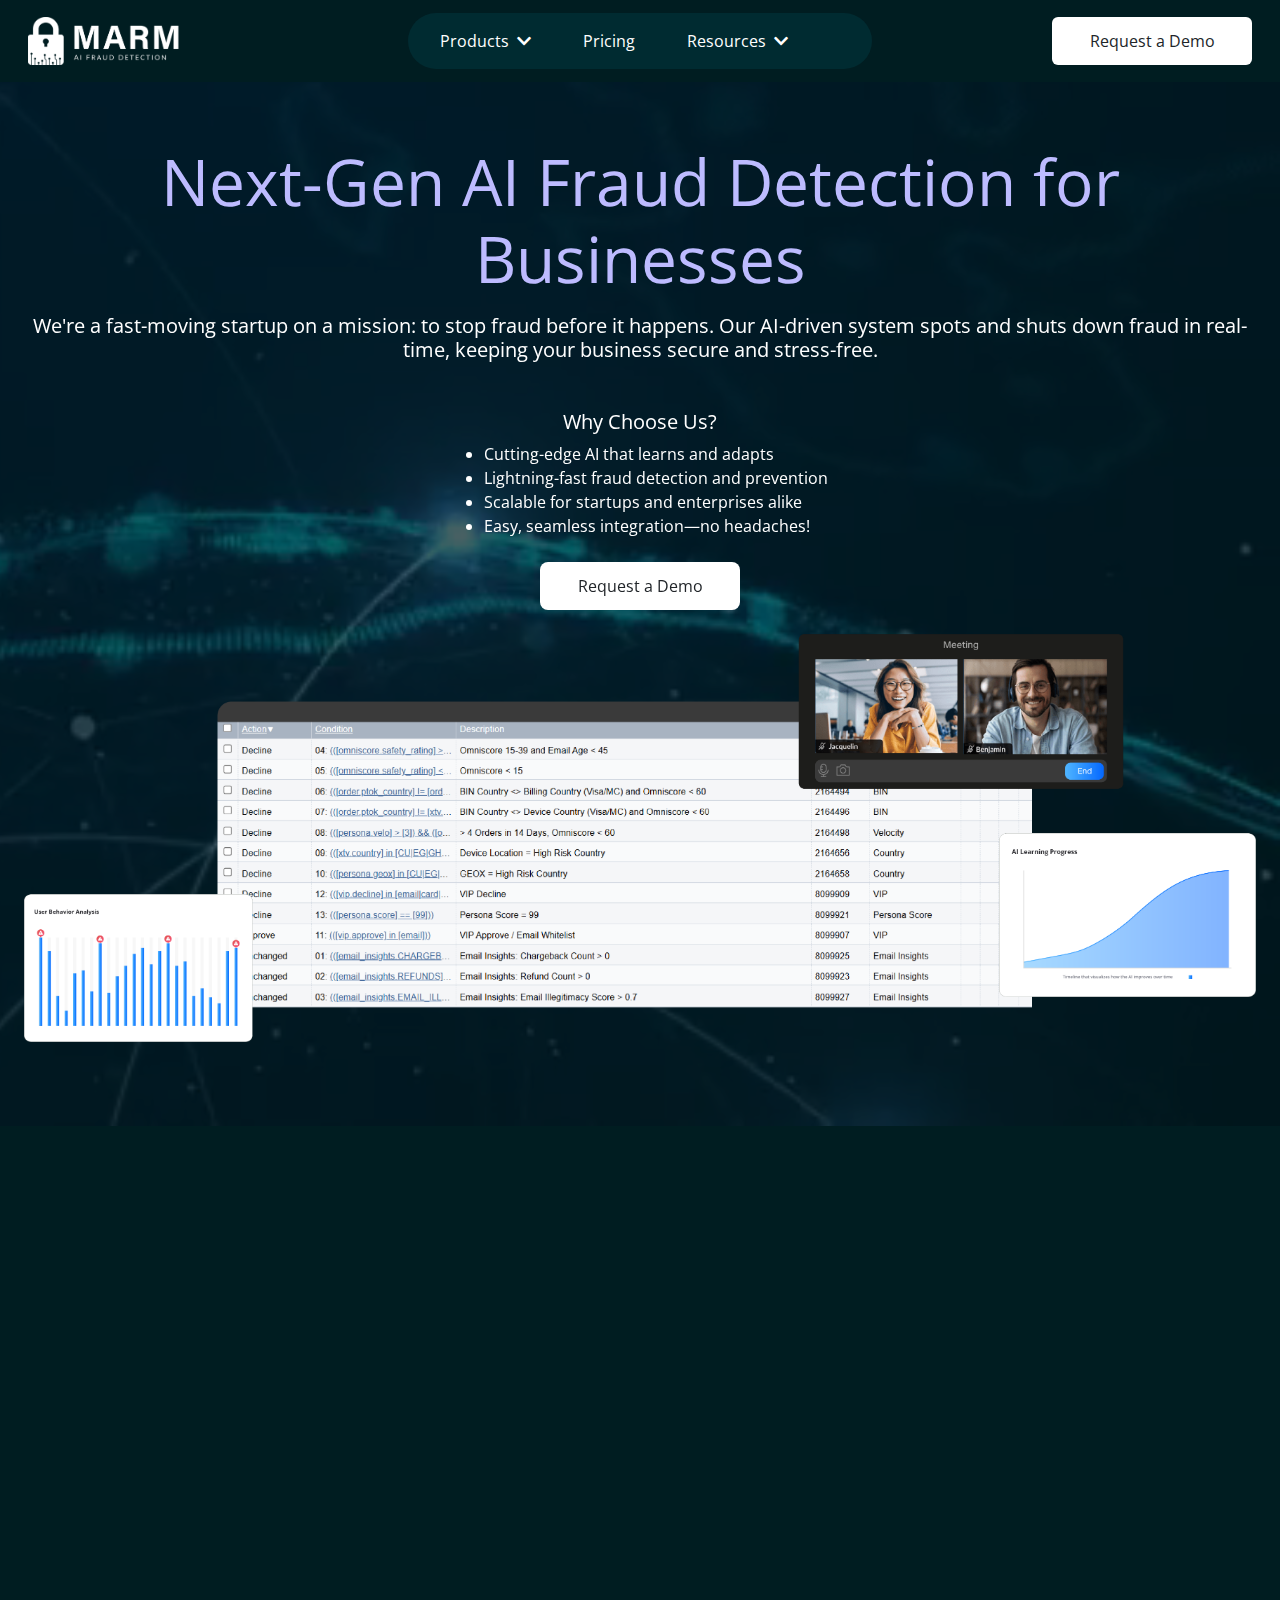
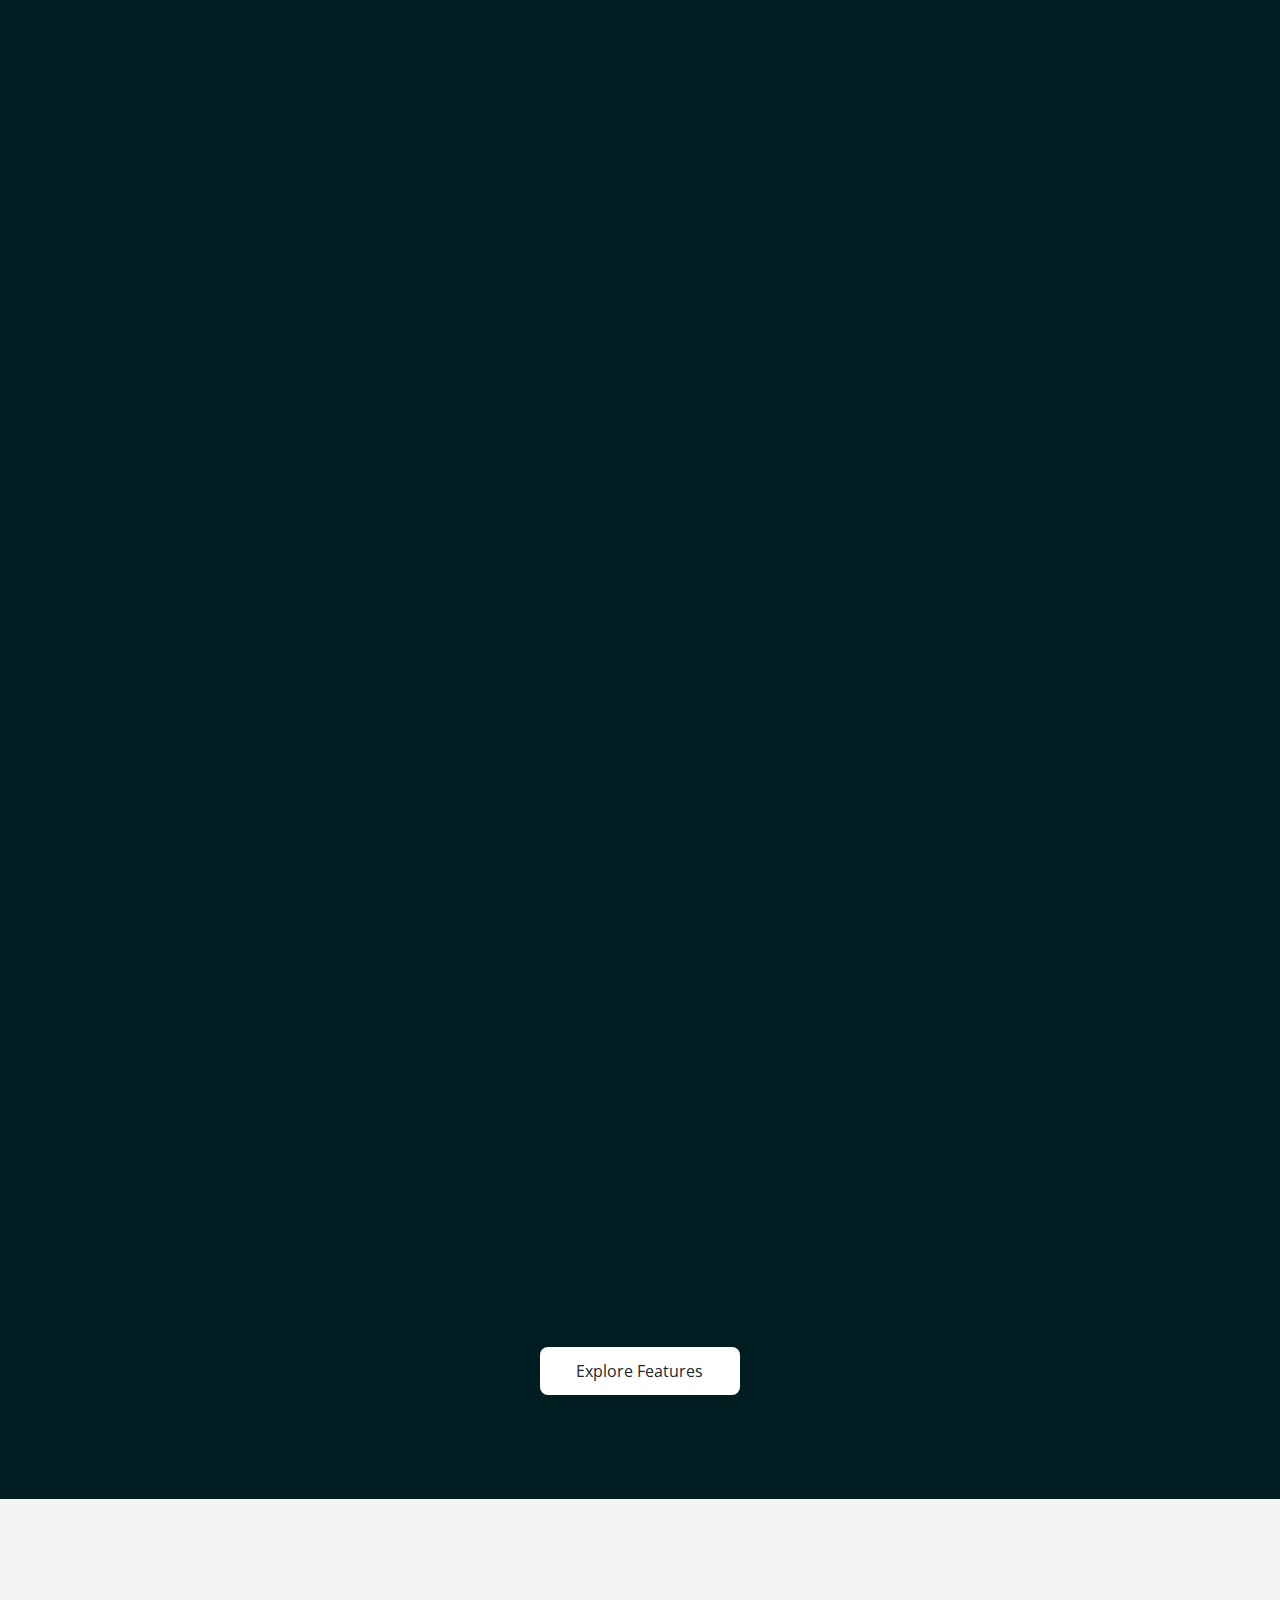
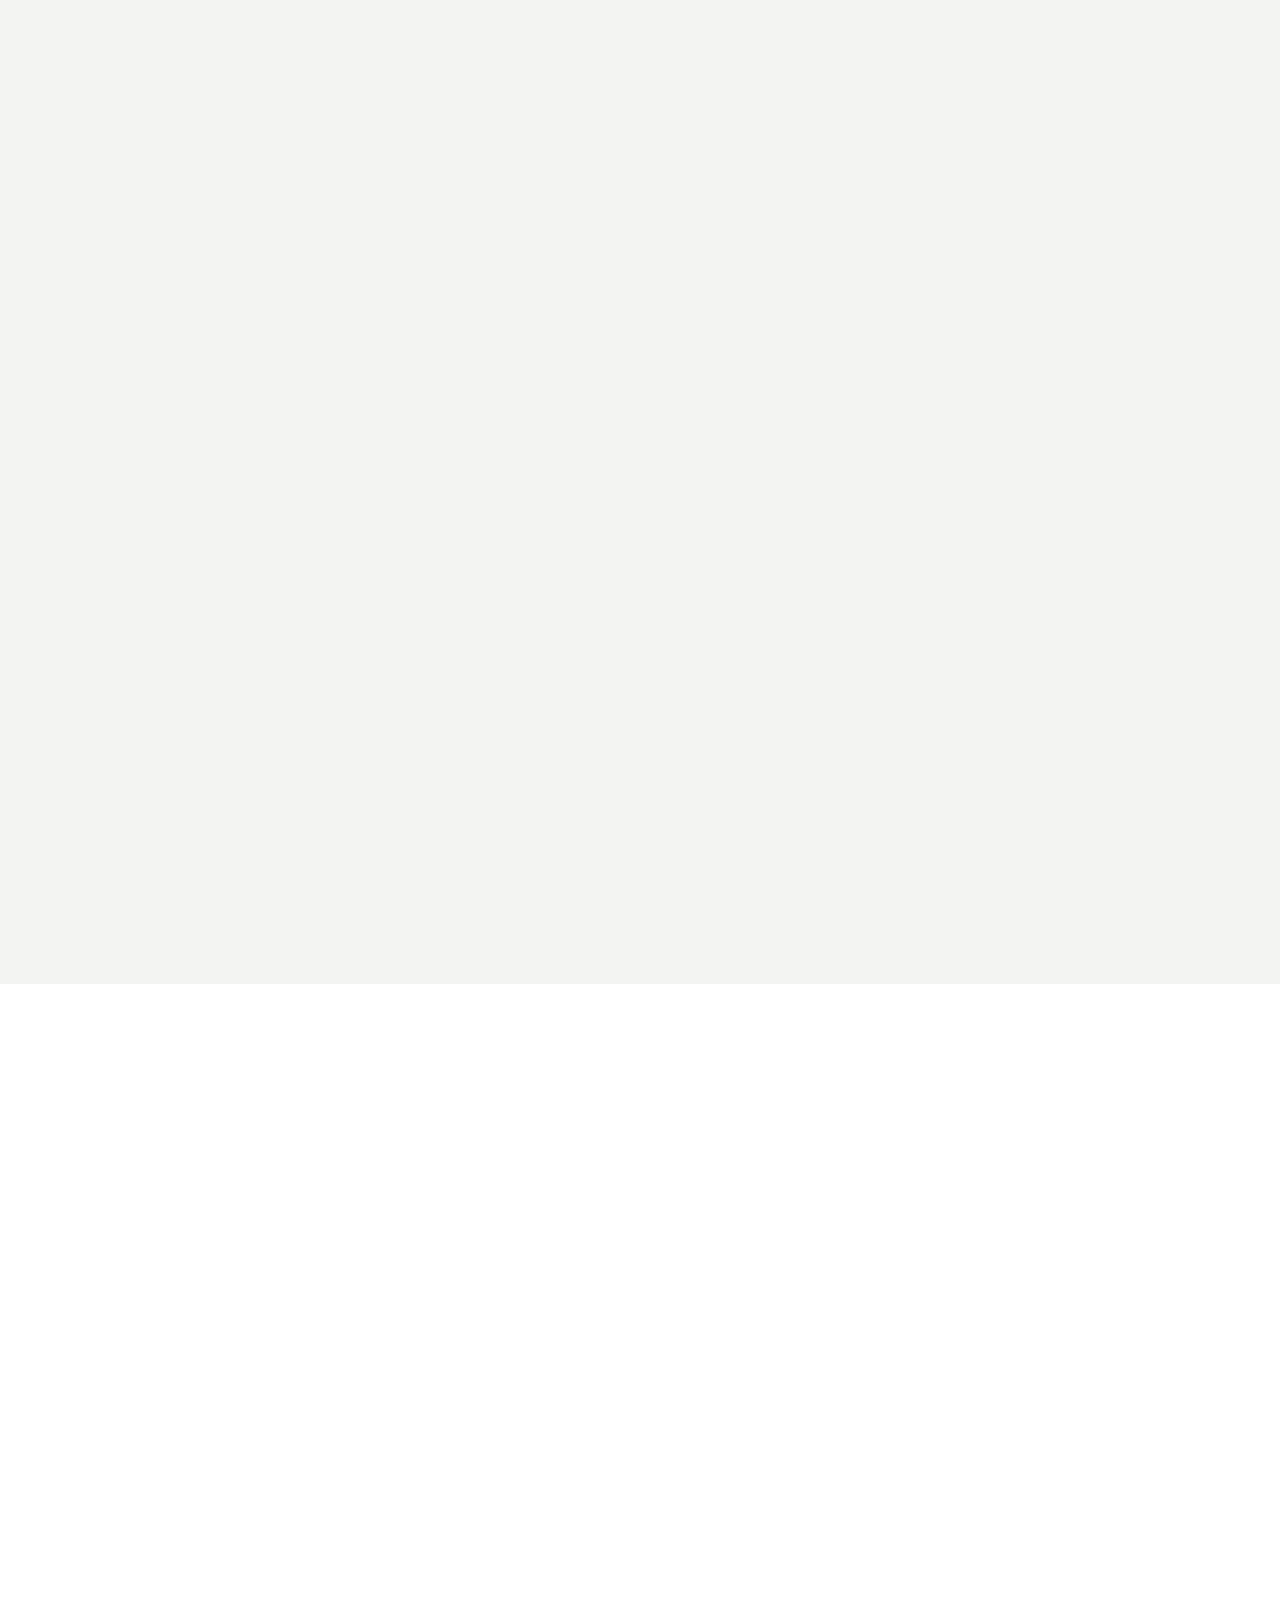
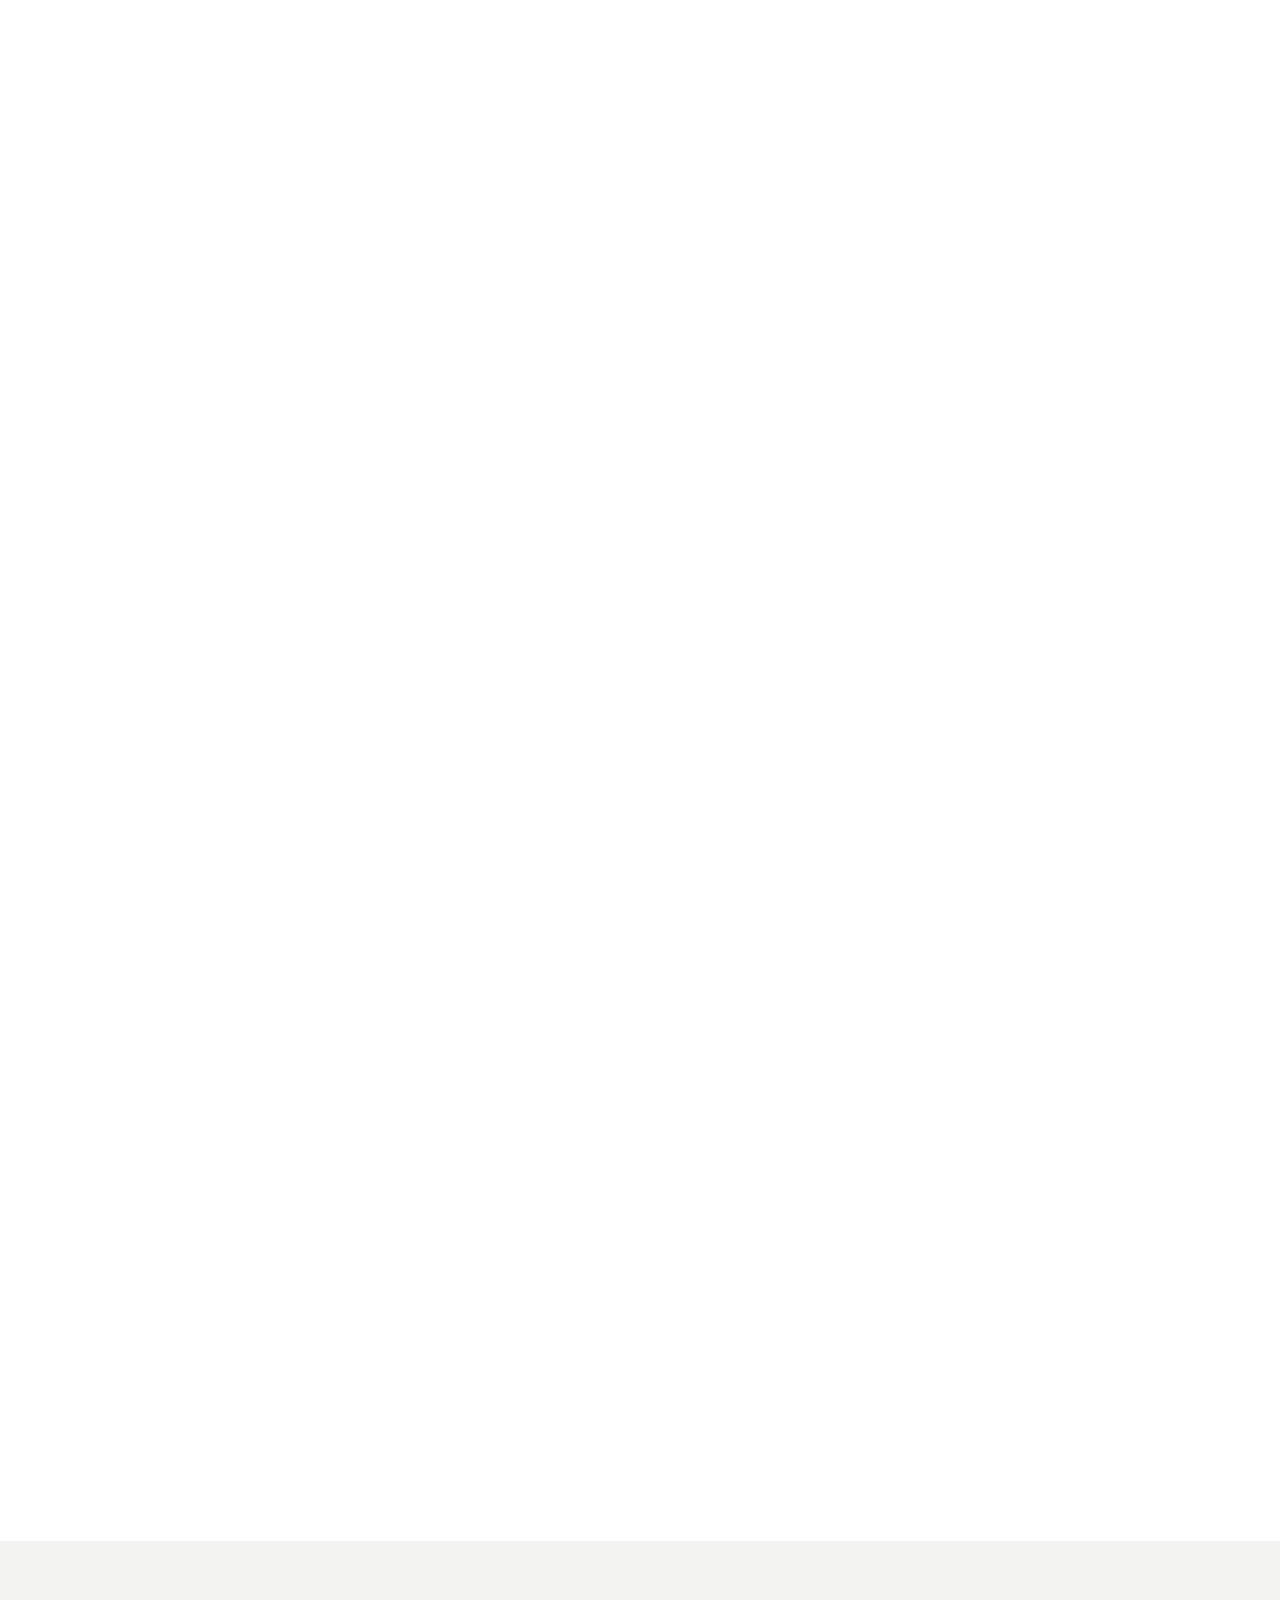
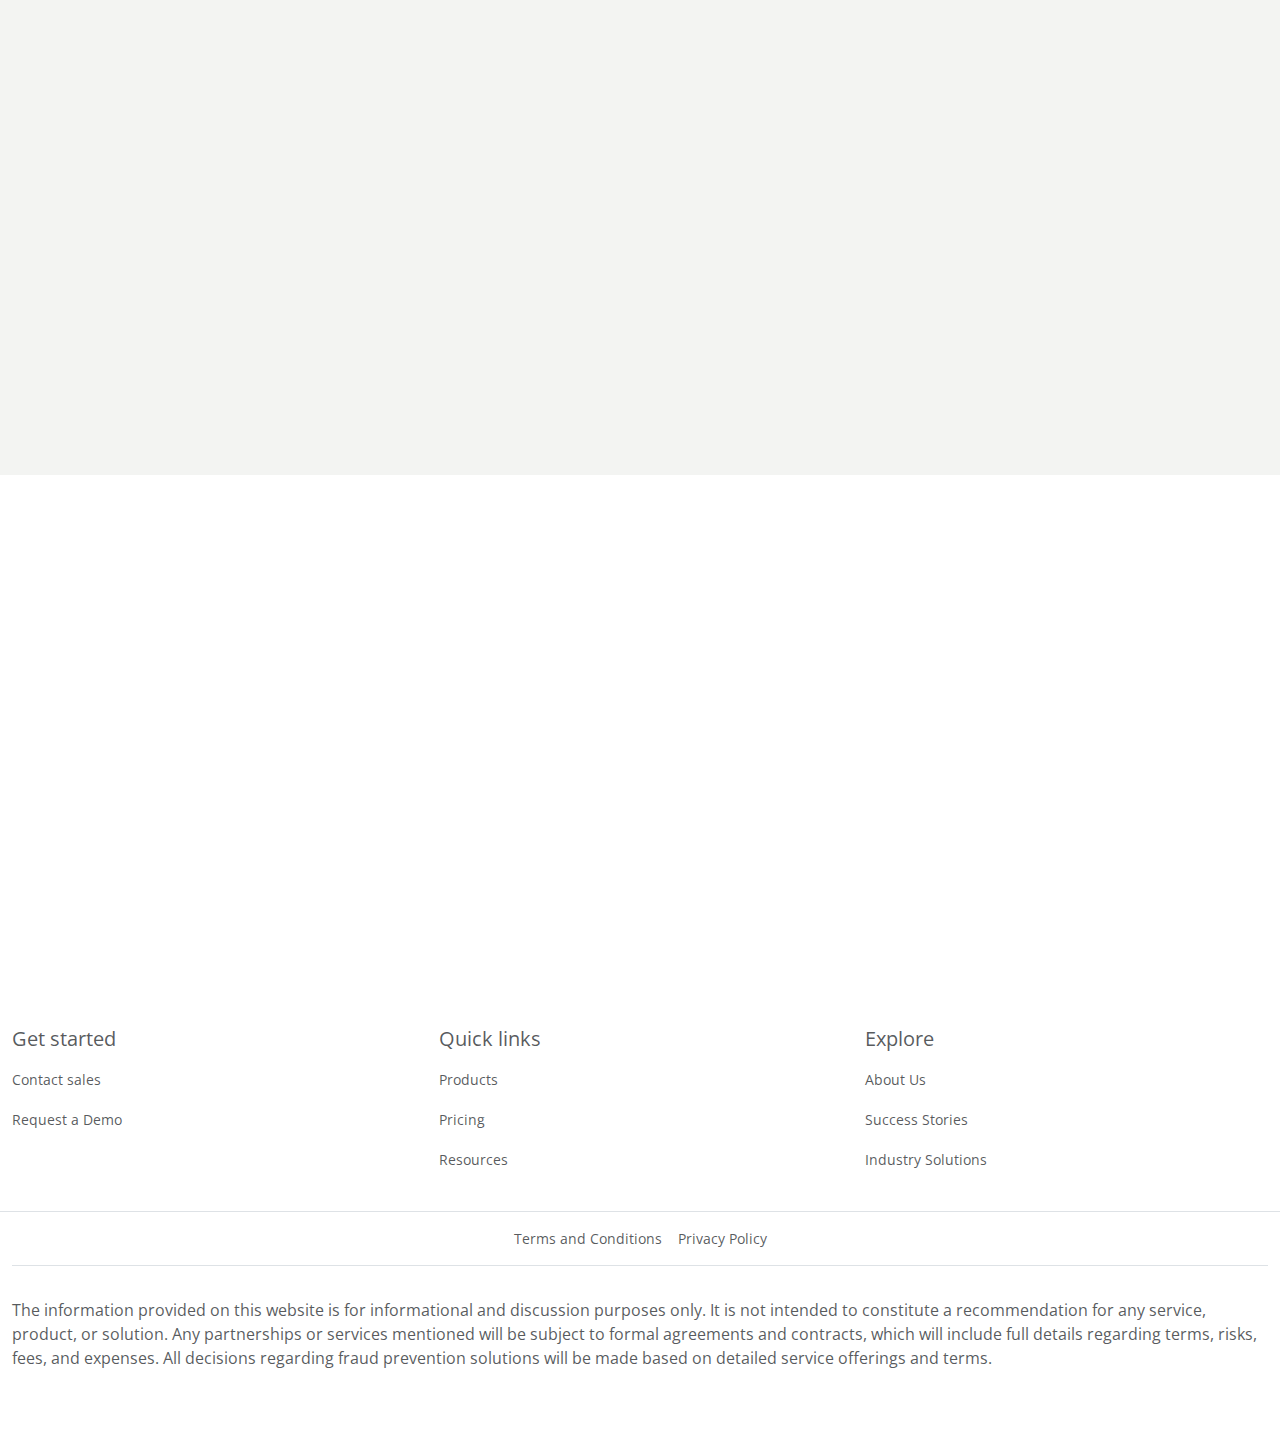
<file: index.html>
<!DOCTYPE html>
<html lang="en">
  <head>
    <meta charset="UTF-8" />
        <meta name="viewport" content="width=device-width, initial-scale=1.0" />
        <title>MARM | AI Fraud Detection</title>
    <link rel="icon" type="image/x-icon" href="./img/favicon.png">
    <link
      href="https://cdn.jsdelivr.net/npm/bootstrap@5.3.0/dist/css/bootstrap.min.css"
      rel="stylesheet"
    />
    <link
      rel="stylesheet"
      href="https://cdnjs.cloudflare.com/ajax/libs/font-awesome/5.15.4/css/all.min.css"
    />
    <link href="https://unpkg.com/aos@2.3.1/dist/aos.css" rel="stylesheet" />
    <link rel="stylesheet" href="css/style.css" />
  </head>
  <body>
    <header class="fixed-top bg-dark-custom">
      <div class="container-xxl">
        <div
          class="header-content d-flex align-items-center justify-content-between position-relative px-3"
        >
          <div class="header-logo z-3">
            <a href="index.html"><img class="logo-image" src="img/logo_light.png" /></a>  
          </div>

          <button
            class="mobile-menu-btn d-lg-none z-3"
            type="button"
            aria-label="Toggle navigation"
          >
            <span class="hamburger-icon"></span>
          </button>

          <nav class="main-nav z-2">
            <div class="nav-wrapper">
              <ul class="web-menu list-unstyled mb-0">
                <li class="nav-item">
                  <div class="custom-dropdown">
                    <button
                      class="nav-link btn d-flex align-items-center gap-2"
                    >
                      <span>Products</span>
                      <i
                        class="fas fa-chevron-down transition-rotate arrow"
                      ></i>
                    </button>
                    <div class="dropdown-menu" id="first-dropdown">
                      <a class="dropdown-item" href="products.html">Our Products</a>
                    </div>
                  </div>
                </li>
                <li class="nav-item">
                  <a href="pricing.html" class="nav-link btn d-flex align-items-center">
                    <span>Pricing</span>
                  </a>
                </li>
                <li class="nav-item">
                  <div class="custom-dropdown">
                    <button
                      class="nav-link btn d-flex align-items-center gap-2"
                    >
                      <span>Resources</span>
                      <i
                        class="fas fa-chevron-down transition-rotate arrow"
                      ></i>
                    </button>
                    <div class="dropdown-menu" id="second-dropdown">
                      <a class="dropdown-item" href="resources.html">Our Resources</a>
                    </div>
                  </div>
                </li>
                <li class="nav-item">
                  <a href="demo.html" class="btn btn-white px-4 d-lg-none d-sm-block">
                    Request a Demo
                  </a>
                </li>
              </ul>
            </div>
          </nav>

          <div class="cta-button z-3 d-none d-lg-flex">
            <a href="demo.html" class="btn btn-white px-4">Request a Demo</a>
          </div>
        </div>
      </div>
    </header>

    <section class="section text-white bg-dark-custom hero-section">
      <video autoplay="" muted="" loop="" id="background-video">
        <source src="img/background.mp4" type="video/mp4">
      </video>
      <div class="container-fluid">
        <div class="row">
          <div class="overflow-hidden">
            <div class="container-xxl py-4">
              <div class="m-auto mb-4">
                <div class="d-flex flex-column align-items-center text-center mx-auto" data-aos="fade-up" data-aos-duration="700">
                  <h1 class="bright-text mb-3">
                    Next-Gen AI Fraud Detection for Businesses
                  </h1>
                  <h5 class="mb-5">
                    We're a fast-moving startup on a mission: to stop fraud
                    before it happens. Our AI-driven system spots and shuts down
                    fraud in real-time, keeping your business secure and
                    stress-free.
                  </h5>

                  <h5 class="mb-2">Why Choose Us?</h5>

                  <ul class="hero-list mb-4 text-start">
                    <li>Cutting-edge AI that learns and adapts</li>
                    <li>Lightning-fast fraud detection and prevention</li>
                    <li>Scalable for startups and enterprises alike</li>
                    <li>Easy, seamless integration—no headaches!</li>
                  </ul>

                  <a href="demo.html" class="btn btn-white btn-lg">
                    Request a Demo
                  </a>
                </div>
              </div>

              <div class="d-none d-sm-block w-100" data-aos="fade-up" data-aos-duration="700">
                <div>
                  <img class="img-fluid" src="img/img_main.png">
                </div>
              </div>

              <div class="d-block d-sm-none w-100 pt-3" data-aos="fade-up" data-aos-duration="700">
                <div>
                  <img class="img-fluid" src="img/img_main_mobile.png">
                </div>
              </div>
            </div>
          </div>
        </div>
      </div>
    </section>

    <section class="section text-white bg-dark-custom features-section">
      <div class="container-xxl py-4">
        <div class="row">
          <div class="col-12 col-lg-10 offset-lg-1">
            <div class="d-flex flex-column gap-5">
              <div
                class="d-flex flex-column align-items-center text-center mx-auto"
                data-aos="fade-up"
                data-aos-duration="700"
              >
                <h2 class="mb-3">Smarter AI, Safer Business</h2>
              </div>

              <div class="row row-cols-1 row-cols-sm-2 g-4">
                <div class="col" data-aos="fade-up" data-aos-duration="700">
                  <div class="color-card d-flex flex-column gap-4">
                    <div class="d-flex flex-column gap-2 p-4 p-md-5 pb-md-0">
                      <h4>Real-Time Protection</h4>
                      <div class="d-flex flex-column gap-3">
                        <p class="mb-0">
                          Stop fraud in its tracks with live AI analysis
                        </p>
                      </div>
                    </div>
                    <img
                      src="img/img_1.svg"
                      width="640"
                      height="320"
                      class="w-100"
                    />
                  </div>
                </div>

                <div class="col" data-aos="fade-up" data-aos-duration="700">
                  <div class="color-card d-flex flex-column gap-4">
                    <div class="d-flex flex-column gap-2 p-4 p-md-5 pb-md-0">
                      <h4>Always Learning</h4>
                      <div class="d-flex flex-column gap-3">
                        <p class="mb-0">
                          Our machine learning gets smarter every day
                        </p>
                      </div>
                    </div>
                    <img
                      src="img/img_2.svg"
                      alt=""
                      width="640"
                      height="320"
                      class="w-100"
                    />
                  </div>
                </div>

                <div class="col" data-aos="fade-up" data-aos-duration="700">
                  <div class="color-card d-flex flex-column gap-4">
                    <div class="d-flex flex-column gap-2 p-4 p-md-5 pb-md-0">
                      <h4>Behavior-Based Detection</h4>
                      <div class="d-flex flex-column gap-3">
                        <p class="mb-0">Catch fraudsters before they strike</p>
                      </div>
                    </div>
                    <img
                      src="img/img_3.svg"
                      alt=""
                      width="640"
                      height="320"
                      class="w-100"
                    />
                  </div>
                </div>

                <div class="col" data-aos="fade-up" data-aos-duration="700">
                  <div class="color-card d-flex flex-column gap-4">
                    <div class="d-flex flex-column gap-2 p-4 p-md-5 pb-md-0">
                      <h4>Automated Risk Scoring</h4>
                      <div class="d-flex flex-column gap-3">
                        <p class="mb-0">Instantly assess suspicious activity</p>
                      </div>
                    </div>
                    <img
                      src="img/img_4.svg"
                      alt=""
                      width="640"
                      height="320"
                      class="w-100"
                    />
                  </div>
                </div>
              </div>

              <div
                class="row row-cols-1 row-cols-sm-1 g-12 "
                data-aos="fade-up"
                data-aos-duration="700"
              >
                <div class="col">
                  <div class="color-card d-flex flex-column gap-4">
                    <div class="d-flex flex-column gap-2 p-4 p-md-5 pb-md-0">
                      <h4>Customizable Alerts</h4>
                      <div
                        class="d-flex flex-column gap-3"
                        style="opacity: 0.7"
                      >
                        <p class="mb-0">
                          Set up fraud detection that works for you
                        </p>
                      </div>
                    </div>
                    <img
                      src="img/img_5.svg"
                      alt=""
                      width="640"
                      height="420"
                      class="w-100"
                    />
                  </div>
                </div>
              </div>
              <div class="d-flex flex-wrap gap-2 justify-content-center">
                <a href="features.html" class="btn btn-white btn-lg">
                  Explore Features
                </a>
              </div>
            </div>
          </div>
        </div>
      </div>
    </section>

    <section class="section bg-light">
      <div class="container-xxl py-4">
        <div class="row justify-content-center">
          <div class="col-12 col-lg-10">
            <div class="d-flex flex-column gap-4">
              <div
                class="text-center "
                data-aos="fade-up"
                data-aos-duration="700"
              >
                <h2 class="mb-3">Fraud Prevention in 3 Easy Steps</h2>
              </div>

              <div
                class="row row-cols-1 row-cols-md-3 g-4 "
                data-aos="fade-up"
                data-aos-duration="700"
              >
                <div class="col">
                  <div
                    class="card border-0 card-border"
                    style="border-color: var(--border-color) !important"
                  >
                    <div class="card-body">
                      <div class="border-bottom pb-4">
                        <h4>Data Collection</h4>
                        <p class="mb-0">
                          Our AI analyzes transactions and user activity
                        </p>
                      </div>
                    </div>
                  </div>
                </div>

                <div class="col">
                  <div
                    class="card border-0 card-border"
                    style="border-color: var(--main-header) !important"
                  >
                    <div class="card-body">
                      <div class="border-bottom pb-4">
                        <h4>Smart Detection</h4>
                        <p class="mb-0">
                          Machine learning models flag risky behavior
                        </p>
                      </div>
                    </div>
                  </div>
                </div>

                <div class="col">
                  <div
                    class="card border-0 card-border"
                    style="border-color: var(--blue-link) !important"
                  >
                    <div class="card-body">
                      <div class="border-bottom pb-4">
                        <h4>Instant Action</h4>
                        <p class="mb-0">
                          Alerts and automation stop fraud before it spreads
                        </p>
                      </div>
                    </div>
                  </div>
                </div>
              </div>

              <div
                class="text-center "
                data-aos="fade-up"
                data-aos-duration="700"
              >
                <p class="mb-3">
                  Plug and play with your current systems—no hassle, no downtime
                </p>
              </div>
              <div
                class="d-flex flex-wrap gap-2 justify-content-center "
                data-aos="fade-up"
                data-aos-duration="700"
              >
                <a href="features.html" class="btn btn-dark px-4">Learn More</a>
              </div>
            </div>
          </div>
        </div>
      </div>
    </section>

    <section class="section bg-light trust-section">
      <div class="container-xxl py-4">
        <div class="row justify-content-center">
          <div class="col-12 col-lg-10">
            <div class="d-flex flex-column gap-4">
              <div
                class="row row-cols-1 row-cols-md-4 g-4 "
                data-aos="fade-up"
                data-aos-duration="700"
              >
                <div class="col">
                  <img class="company-icon icon-block" src="img/1gdpr.png" />
                </div>
                <div class="col">
                  <img class="company-icon icon-block" src="img/1pci.png" />
                </div>
                <div class="col">
                  <img class="company-icon icon-line" src="img/1HIPAA.png" />
                </div>
                <div class="col">
                  <img class="company-icon icon-line" src="img/1ssl.png" />
                </div>
              </div>
            </div>
          </div>
        </div>

        <div class="row justify-content-center">
          <div class="text-center mb-5 mt-5">
            <div class="mx-auto">
              <h5
                class="mb-2 mt-5"
                data-aos="fade-up"
                data-aos-duration="700"
              >
                Compatible with Leading Platforms
              </h5>
            </div>
          </div>
          <div class="col-12 col-lg-10">
            <div class="d-flex flex-column gap-4">
              <div
                class="row row-cols-1 row-cols-md-4 g-4 "
                data-aos="fade-up"
                data-aos-duration="700"
              >
                <div class="col">
                  <img
                    class="company-icon icon-block"
                    src="img/2salesforce.png"
                  />
                </div>
                <div class="col">
                  <img class="company-icon icon-line" src="img/2hubspot.png" />
                </div>
                <div class="col">
                  <img class="company-icon icon-line" src="img/2zapier.png" />
                </div>
                <div class="col">
                  <img class="company-icon icon-line" src="img/2zendesk.png" />
                </div>
              </div>
            </div>
          </div>
        </div>
      </div>
    </section>

    <section class="section">
      <div class="container-xxl py-4">
        <div class="row justify-content-center">
          <div class="col-12 col-lg-10">
            <div class="d-flex flex-column gap-4">
              <div
                class="text-center mx-auto"
                data-aos="fade-up"
                data-aos-duration="700"
                style="max-width: 696px"
              >
                <h2 class="mb-3">Built for Fast-Growing Industries</h2>
                <p>
                  We help businesses across multiple industries fight fraud:
                </p>
              </div>

              <div class="row justify-content-center g-4" data-aos="fade-up" data-aos-duration="700">
                <div class="col-12 col-sm-6 col-md-4">
                  <div class="d-flex flex-column gap-3 ps-4 border-start">
                    <i class="fas fa-piggy-bank"></i>
                    <div>
                      <h5 class="fw-medium mb-2">FinTech & Banking</h5>
                      <p>Keep accounts safe and stay compliant</p>
                    </div>
                  </div>
                </div>

                <div class="col-12 col-sm-6 col-md-4">
                  <div class="d-flex flex-column gap-3 ps-4 border-start">
                    <i class="fas fa-shopping-cart"></i>
                    <div>
                      <h5 class="fw-medium mb-2">E-Commerce</h5>
                      <p>Cut chargebacks and protect online payments</p>
                    </div>
                  </div>
                </div>

                <div class="col-12 col-sm-6 col-md-4">
                  <div class="d-flex flex-column gap-3 ps-4 border-start">
                    <i class="fas fa-shield-alt"></i>
                    <div>
                      <h5 class="fw-medium mb-2">Insurance</h5>
                      <p>Catch fraudulent claims before they cost you</p>
                    </div>
                  </div>
                </div>
              </div>

              <div
                class="row justify-content-center g-4 mt-2"
                data-aos="fade-up"
                data-aos-duration="700"
              >
                <div class="col-12 col-sm-6 col-md-4">
                  <div class="d-flex flex-column gap-3 ps-4 border-start">
                    <i class="fas fa-hand-holding-heart"></i>
                    <div>
                      <h5 class="fw-medium mb-2">Healthcare</h5>
                      <p>Secure patient data and prevent identity theft</p>
                    </div>
                  </div>
                </div>

                <div class="col-12 col-sm-6 col-md-4">
                  <div class="d-flex flex-column gap-3 ps-4 border-start">
                    <i class="fas fa-phone"></i>
                    <div>
                      <h5 class="fw-medium mb-2">Telecom</h5>
                      <p>Stop SIM-swapping and account takeovers</p>
                    </div>
                  </div>
                </div>
              </div>

              <div
                class="d-flex flex-wrap gap-2 justify-content-center mt-4"
                data-aos="fade-up"
                data-aos-duration="700"
              >
                <a href="solutions.html" class="btn btn-dark btn-large px-4">
                  See How We Can Help Your Industry
                </a>
              </div>
            </div>
          </div>
        </div>
      </div>
    </section>

    <section class="section">
      <div class="container-xxl py-4">
        <div class="row justify-content-center">
          <div class="col-12 col-lg-10">
            <div class="d-flex flex-column gap-4">
              <div>
                <div class="text-center mx-auto">
                  <h2 class="mb-3" data-aos="fade-up" data-aos-duration="700">
                    Proof That It Works
                  </h2>
                  <h5 class="mb-2" data-aos="fade-up" data-aos-duration="700">
                    Success Story: Slashing E-Commerce Fraud
                  </h5>
                  <p class="mb-5" data-aos="fade-up" data-aos-duration="700">
                    A major online retailer cut fraudulent chargebacks by 70%
                    with our AI-powered fraud detection. Smart tracking and
                    predictive analytics gave them the edge over fraudsters.
                  </p>
                  <h4 data-aos="fade-up" data-aos-duration="700">
                    What Our Clients Say
                  </h4>
                </div>
              </div>

              <div
                class="carousel-container"
                data-aos="fade-up"
                data-aos-duration="700"
              >
                <div class="carousel">
                  <div class="carousel-slide" id="slide-1">
                    <div class="review-text">
                      <h5>
                        "Fraud losses? What fraud losses? This system saved us a
                        fortune!"
                      </h5>
                      <p>CFO, FinTech Startup</p>
                    </div>
                    <img
                      src="img/person_1.png"
                      alt="User 1"
                      class="user-photo"
                    />
                  </div>
                  <div class="carousel-slide" id="slide-2">
                    <div class="review-text">
                      <h5>
                        "We stopped thousands of dollars in fraud overnight.
                        Best investment we made."
                      </h5>
                      <p>CEO, Insurance Firm</p>
                    </div>
                    <img
                      src="img/person_2.png"
                      alt="User 2"
                      class="user-photo"
                    />
                  </div>
                </div>
                <div class="pagination-container">
                  <div class="pagination">
                    <span class="dot"></span>
                    <span class="dot"></span>
                  </div>
                  <div class="arrow-controls">
                    <span class="arrow-carousel prev"
                      ><i class="fas fa-arrow-left"></i
                    ></span>
                    <span class="arrow-carousel next"
                      ><i class="fas fa-arrow-right"></i
                    ></span>
                  </div>
                </div>
              </div>

              <div
                class="d-flex flex-wrap gap-2 justify-content-center mt-4"
                data-aos="fade-up"
                data-aos-duration="700"
              >
                <a href="stories.html" class="btn btn-large btn-dark btn-lg px-4">
                  Read More Success Stories
                </a>
              </div>
            </div>
          </div>
        </div>
      </div>
    </section>

    <section class="section">
      <div class="container-xxl py-4">
        <div class="d-flex flex-column">
          <div class="text-center mb-4">
            <div class="mx-auto">
              <h2 class="mb-3" data-aos="fade-up" data-aos-duration="700">
                Meet the Team Fighting Fraud
              </h2>
              <p data-aos="fade-up" data-aos-duration="700">
                We’re a passionate team of AI nerds and security experts who
                believe businesses should be free from fraud. With cutting-edge
                technology and years of expertise, we’re here to make fraud
                prevention smarter, faster, and easier.
              </p>
              <div
                class="d-flex flex-wrap justify-content-center gap-3 mb-4 mt-4"
                data-aos="fade-up"
                data-aos-duration="700"
              >
                <a href="team.html" class="btn btn-dark btn-lg px-4">
                  Meet Our Team
                </a>
              </div>
            </div>
          </div>
        </div>
      </div>
    </section>

    <section class="section bg-light">
      <div class="container-xxl py-4">
        <div class="row justify-content-center">
          <div class="col-12 col-lg-10">
            <div class="d-flex flex-column gap-4">
              <div
                class="text-center"
                data-aos="fade-up"
                data-aos-duration="700"
              >
                <h2 class="mb-3">Our Growth Journey</h2>
              </div>

              <div
                class="row row-cols-1 row-cols-md-3 g-4"
                data-aos="fade-up"
                data-aos-duration="700"
              >
                <div class="col">
                  <div
                    class="card border-0"
                    style="border-color: var(--border-color) !important"
                  >
                    <div class="card-body">
                      <div class="border-bottom pb-4">
                        <h4>Proof of Concept (POC)</h4>
                        <p class="mb-0">
                          Validating our AI fraud detection system with
                          real-world data and pilot projects.
                        </p>
                      </div>
                    </div>
                  </div>
                </div>

                <div class="col">
                  <div
                    class="card border-0"
                    style="border-color: var(--main-header) !important"
                  >
                    <div class="card-body">
                      <div class="border-bottom pb-4">
                        <h4>Market Research</h4>

                        <p class="mb-0">
                          Engaging with industry leaders, gathering insights,
                          and refining our product to meet market needs.
                        </p>
                      </div>
                    </div>
                  </div>
                </div>

                <div class="col">
                  <div
                    class="card border-0"
                    style="border-color: var(--blue-link) !important"
                  >
                    <div class="card-body">
                      <div class="border-bottom pb-4">
                        <h4>SEED Fundraising Status</h4>

                        <p class="mb-0">
                          Currently raising funds to scale our technology,
                          expand our team, and bring next-gen fraud prevention
                          to businesses worldwide.
                        </p>
                      </div>
                    </div>
                  </div>
                </div>
              </div>
            </div>
          </div>
        </div>
      </div>
    </section>

    <section class="section contact-section">
      <div class="container-xxl py-4">
        <div class="d-flex flex-column">
          <div class="text-center mb-4">
            <div class="mx-auto">
              <h2 class="mb-3" data-aos="fade-up" data-aos-duration="700">
                Let’s Talk Fraud Prevention
              </h2>
              <p data-aos="fade-up" data-aos-duration="700">
                <i class="fas fa-envelope icon-color"></i> Email: [your email]
              </p>
              <p data-aos="fade-up" data-aos-duration="700">
                <i class="fas fa-phone icon-color"></i> Phone: [your phone
                number]
              </p>
              <p data-aos="fade-up" data-aos-duration="700">
                <i class="fas fa-globe icon-color"></i> Website: [your website
                URL]
              </p>
              <div
                class="d-flex flex-wrap justify-content-center gap-3 mb-4 mt-4"
                data-aos="fade-up"
                data-aos-duration="700"
              >
                <a href="demo.html" class="btn btn-dark btn-lg px-4">
                  Request a Demo
                </a>
              </div>
            </div>
          </div>
        </div>
      </div>
    </section>

    <footer class="text-white">
      <div class="container-xxl py-5">
        <section class="row border-bottom pt-2 pb-4">
          <div class="col-12 col-md-4 footer-dropdown">
            <h5 class="pb-2 text-muted d-none d-md-block">Get started</h5>
            <div class="d-md-none">
              <button
                class="btn w-100 text-muted d-flex justify-content-between align-items-center"
              >
                <h5 class="text-muted">Get started</h5>
                <i class="fas fa-chevron-down"></i>
              </button>
            </div>
            <ul class="d-none d-md-flex flex-column gap-3">
              <li><a href="contact.html" class="text-muted">Contact sales</a></li>
              <li><a href="demo.html" class="text-muted">Request a Demo</a></li>
            </ul>
          </div>
          <div class="col-12 col-md-4 footer-dropdown">
            <h5 class="pb-2 text-muted d-none d-md-block">Quick links</h5>
            <div class="d-md-none">
              <button
                class="btn w-100 text-muted d-flex justify-content-between align-items-center"
              >
                <h5 class="text-muted">Quick links</h5>
                <i class="fas fa-chevron-down"></i>
              </button>
            </div>
            <ul class="d-none d-md-flex flex-column gap-3">
              <li><a href="products.html" class="text-muted">Products</a></li>
              <li><a href="pricing.html" class="text-muted">Pricing</a></li>
              <li><a href="resources.html" class="text-muted">Resources</a></li>
            </ul>
          </div>
          <div class="col-12 col-md-4 footer-dropdown">
            <h5 class="pb-2 text-muted d-none d-md-block">Explore</h5>
            <div class="d-md-none">
              <button
                class="btn w-100 text-muted d-flex justify-content-between align-items-center"
              >
                <h5 class="text-muted">Explore</h5>
                <i class="fas fa-chevron-down"></i>
              </button>
            </div>
            <ul class="d-none d-md-flex flex-column gap-3">
              <li><a href="team.html" class="text-muted">About Us</a></li>
              <li><a href="stories.html" class="text-muted">Success Stories</a></li>              
              <li><a href="solutions.html" class="text-muted">Industry Solutions</a></li>
            </ul>
          </div>
        </section>

        <section
          class="d-flex justify-content-center align-items-center border-bottom pt-3 pb-3 mb-3"
        >
          <div class="d-flex gap-3">
            <a href="terms.html" class="text-muted">Terms and Conditions</a>
            <a href="policy.html" class="text-muted">Privacy Policy</a>
          </div>
        </section>

        <div class="d-md-block text-muted">
          <div class="pt-3">
            
            <p>
              The information provided on this website is for informational and
              discussion purposes only. It is not intended to constitute a
              recommendation for any service, product, or solution. Any
              partnerships or services mentioned will be subject to formal
              agreements and contracts, which will include full details
              regarding terms, risks, fees, and expenses. All decisions
              regarding fraud prevention solutions will be made based on
              detailed service offerings and terms.
            </p>
          </div>
        </div>
      </div>
    </footer>

    <script src="https://code.jquery.com/jquery-3.6.0.min.js"></script>
    <script src="https://cdn.jsdelivr.net/npm/bootstrap@5.3.0/dist/js/bootstrap.bundle.min.js"></script>
    <script src="https://unpkg.com/aos@2.3.1/dist/aos.js"></script>
    <script src="js/script.js"></script>
    <script src="js/form.js"></script>
  </body>
</html>
</file>
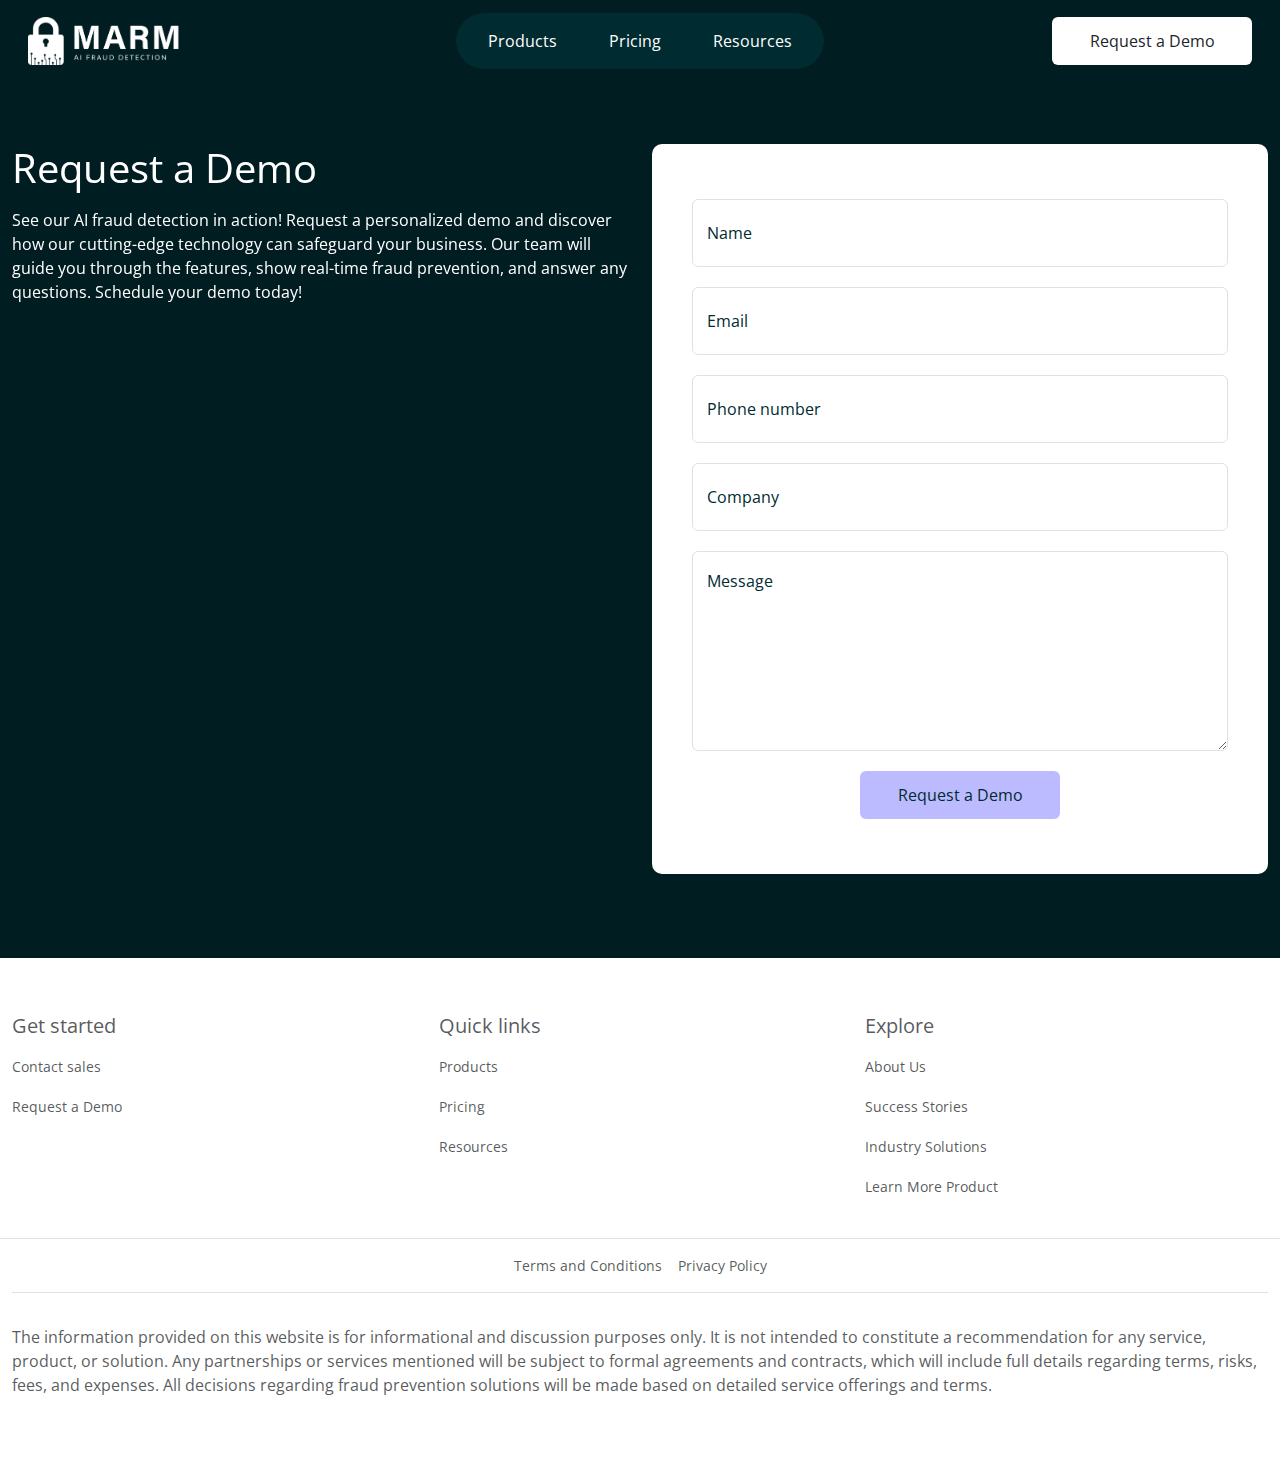
<file: contact.html>
<!DOCTYPE html>
<html lang="en">
  <head>
    <meta charset="UTF-8" />
    <meta name="viewport" content="width=device-width, initial-scale=1.0" />
    <title>Contact our team</title>
    <link rel="icon" type="image/x-icon" href="./img/favicon.png" />
    <link
      href="https://cdn.jsdelivr.net/npm/bootstrap@5.3.0/dist/css/bootstrap.min.css"
      rel="stylesheet"
    />
    <link
      rel="stylesheet"
      href="https://cdnjs.cloudflare.com/ajax/libs/font-awesome/5.15.4/css/all.min.css"
    />
    <link href="https://unpkg.com/aos@2.3.1/dist/aos.css" rel="stylesheet" />
    <link rel="stylesheet" href="css/style.css" />
  </head>
  <body>
    <header class="fixed-top bg-dark-custom">
      <div class="container-xxl">
        <div
          class="header-content d-flex align-items-center justify-content-between position-relative px-3"
        >
          <div class="header-logo z-3">
            <a href="index.html"><img class="logo-image" src="img/logo_light.png" /></a>  
          </div>

          <button
            class="mobile-menu-btn d-lg-none z-3"
            type="button"
            aria-label="Toggle navigation"
          >
            <span class="hamburger-icon"></span>
          </button>

          <nav class="main-nav z-2">
            <div class="nav-wrapper">
              <ul class="web-menu list-unstyled mb-0">
                <li class="nav-item">
                  <a href="products.html" class="nav-link btn d-flex align-items-center">
                    <span>Products</span>
                  </a>
                </li>
                <li class="nav-item">
                  <a href="pricing.html" class="nav-link btn d-flex align-items-center">
                    <span>Pricing</span>
                  </a>
                </li>
                <li class="nav-item">
                  <a href="resources.html" class="nav-link btn d-flex align-items-center">
                    <span>Resources</span>
                  </a>
                </li>

                <li class="cta-button z-3 d-lg-none d-sm-flex">
                  <a href="contact.html" class="btn btn-white px-4">
                    Request a Demo
                  </a>
                </li>
              </ul>
            </div>
          </nav>

          <div class="cta-button z-3 d-none d-lg-flex">
            <a href="contact.html" class="btn btn-white px-4">Request a Demo</a>
          </div>
        </div>
      </div>
    </header>

    <section class="section text-white bg-dark-custom">
      <div class="container-xxl py-4">
        <div class="row align-items-start">
          <div class="col-md-6 for-text-center" data-aos="fade-up" data-aos-duration="700">
            <h2 class="mb-3">Request a Demo</h2>
            <p class="mb-4">
              See our AI fraud detection in action! Request a personalized demo
              and discover how our cutting-edge technology can safeguard your
              business. Our team will guide you through the features, show
              real-time fraud prevention, and answer any questions. Schedule
              your demo today!
            </p>
          </div>
          <div class="col-md-6" data-aos="fade-up" data-aos-duration="700">
            <form class="form" id="form2" method="POST">
              <div class="form-group">
                <input
                  type="text"
                  class="form-control"
                  id="name"
                  name="name"
                  placeholder=" "
                  required=""
                  style="
                    translate: none;
                    rotate: none;
                    scale: none;
                    transform: translate(0px, 0px);
                    opacity: 1;
                  "
                />
                <label>Name</label>
              </div>
              <div class="form-group">
                <input
                  type="text"
                  class="form-control"
                  id="email"
                  name="email"
                  placeholder=" "
                  required=""
                  style="
                    translate: none;
                    rotate: none;
                    scale: none;
                    transform: translate(0px, 0px);
                    opacity: 1;
                  "
                />
                <label>Email</label>
              </div>
              <div class="form-group">
                <input
                  type="tel"
                  class="form-control"
                  id="phone"
                  name="phone"
                  placeholder=" "
                  required=""
                  style="
                    translate: none;
                    rotate: none;
                    scale: none;
                    transform: translate(0px, 0px);
                    opacity: 1;
                  "
                />
                <label>Phone number</label>
              </div>
              <div class="form-group">
                <input
                  type="text"
                  class="form-control"
                  id="company"
                  name="company"
                  placeholder=" "
                  required=""
                  style="
                    translate: none;
                    rotate: none;
                    scale: none;
                    transform: translate(0px, 0px);
                    opacity: 1;
                  "
                />
                <label>Company</label>
              </div>
              <div class="form-group">
                <textarea
                  class="form-control"
                  id="message"
                  name="message"
                  placeholder=" "
                  style="
                    translate: none;
                    rotate: none;
                    scale: none;
                    transform: translate(0px, 0px);
                    opacity: 1;
                  "
                ></textarea>
                <label class="label-textarea">Message</label>
              </div>
              <button
                type="submit"
                class="btn btn-light"
                style="
                  translate: none;
                  rotate: none;
                  scale: none;
                  transform: translate(0px, 0px);
                  opacity: 1;
                "
              >
              Request a Demo
              </button>
            </form>
            <div id="successMessage" style="display: none">
              <h4>Thank You for Reaching Out!</h5>
              <p>We've received your message and will get back to you as soon as possible. In the meantime, feel free to explore more about us.</p>
              <a href="index.html" class="btn btn-white px-4">Back to Main Page</a>
            </div>
          </div>
        </div>
      </div>
    </section>
    <footer class="text-white">
      <div class="container-xxl py-5">
        <section class="row border-bottom pt-2 pb-4">
          <div class="col-12 col-md-4 footer-dropdown">
            <h5 class="pb-2 text-muted d-none d-md-block">Get started</h5>
            <div class="d-md-none">
              <button
                class="btn w-100 text-muted d-flex justify-content-between align-items-center"
              >
                <h5 class="text-muted">Get started</h5>
                <i class="fas fa-chevron-down"></i>
              </button>
            </div>
            <ul class="d-none d-md-flex flex-column gap-3">
              <li><a href="contact.html" class="text-muted">Contact sales</a></li>
              <li><a href="contact.html" class="text-muted">Request a Demo</a></li>
            </ul>
          </div>
          <div class="col-12 col-md-4 footer-dropdown">
            <h5 class="pb-2 text-muted d-none d-md-block">Quick links</h5>
            <div class="d-md-none">
              <button
                class="btn w-100 text-muted d-flex justify-content-between align-items-center"
              >
                <h5 class="text-muted">Quick links</h5>
                <i class="fas fa-chevron-down"></i>
              </button>
            </div>
            <ul class="d-none d-md-flex flex-column gap-3">
              <li><a href="products.html" class="text-muted">Products</a></li>
              <li><a href="pricing.html" class="text-muted">Pricing</a></li>
              <li><a href="resources.html" class="text-muted">Resources</a></li>
            </ul>
          </div>
          <div class="col-12 col-md-4 footer-dropdown">
            <h5 class="pb-2 text-muted d-none d-md-block">Explore</h5>
            <div class="d-md-none">
              <button
                class="btn w-100 text-muted d-flex justify-content-between align-items-center"
              >
                <h5 class="text-muted">Explore</h5>
                <i class="fas fa-chevron-down"></i>
              </button>
            </div>
            <ul class="d-none d-md-flex flex-column gap-3">
              <li><a href="team.html" class="text-muted">About Us</a></li>
              <li><a href="stories.html" class="text-muted">Success Stories</a></li>              
                            <li><a href="solutions.html" class="text-muted">Industry Solutions</a></li>
              <li><a href="learn.html" class="text-muted">Learn More Product</a></li>
            </ul>
          </div>
        </section>

        <section
          class="d-flex justify-content-center align-items-center border-bottom pt-3 pb-3 mb-3"
        >
          <div class="d-flex gap-3">
            <a href="terms.html" class="text-muted">Terms and Conditions</a>
            <a href="policy.html" class="text-muted">Privacy Policy</a>
          </div>
        </section>

        <div class="d-md-block text-muted">
          <div class="pt-3">
            
            <p>
              The information provided on this website is for informational and
              discussion purposes only. It is not intended to constitute a
              recommendation for any service, product, or solution. Any
              partnerships or services mentioned will be subject to formal
              agreements and contracts, which will include full details
              regarding terms, risks, fees, and expenses. All decisions
              regarding fraud prevention solutions will be made based on
              detailed service offerings and terms.
            </p>
          </div>
        </div>
      </div>
    </footer>
    <script src="https://ajax.googleapis.com/ajax/libs/jquery/3.1.0/jquery.min.js"></script>
    <script src="https://cdn.jsdelivr.net/npm/bootstrap@5.3.0/dist/js/bootstrap.bundle.min.js"></script>
    <script src="https://unpkg.com/aos@2.3.1/dist/aos.js"></script>
        <script src="js/script.js"></script>
    <script src="js/form.js"></script>

  </body>
</html>
</file>
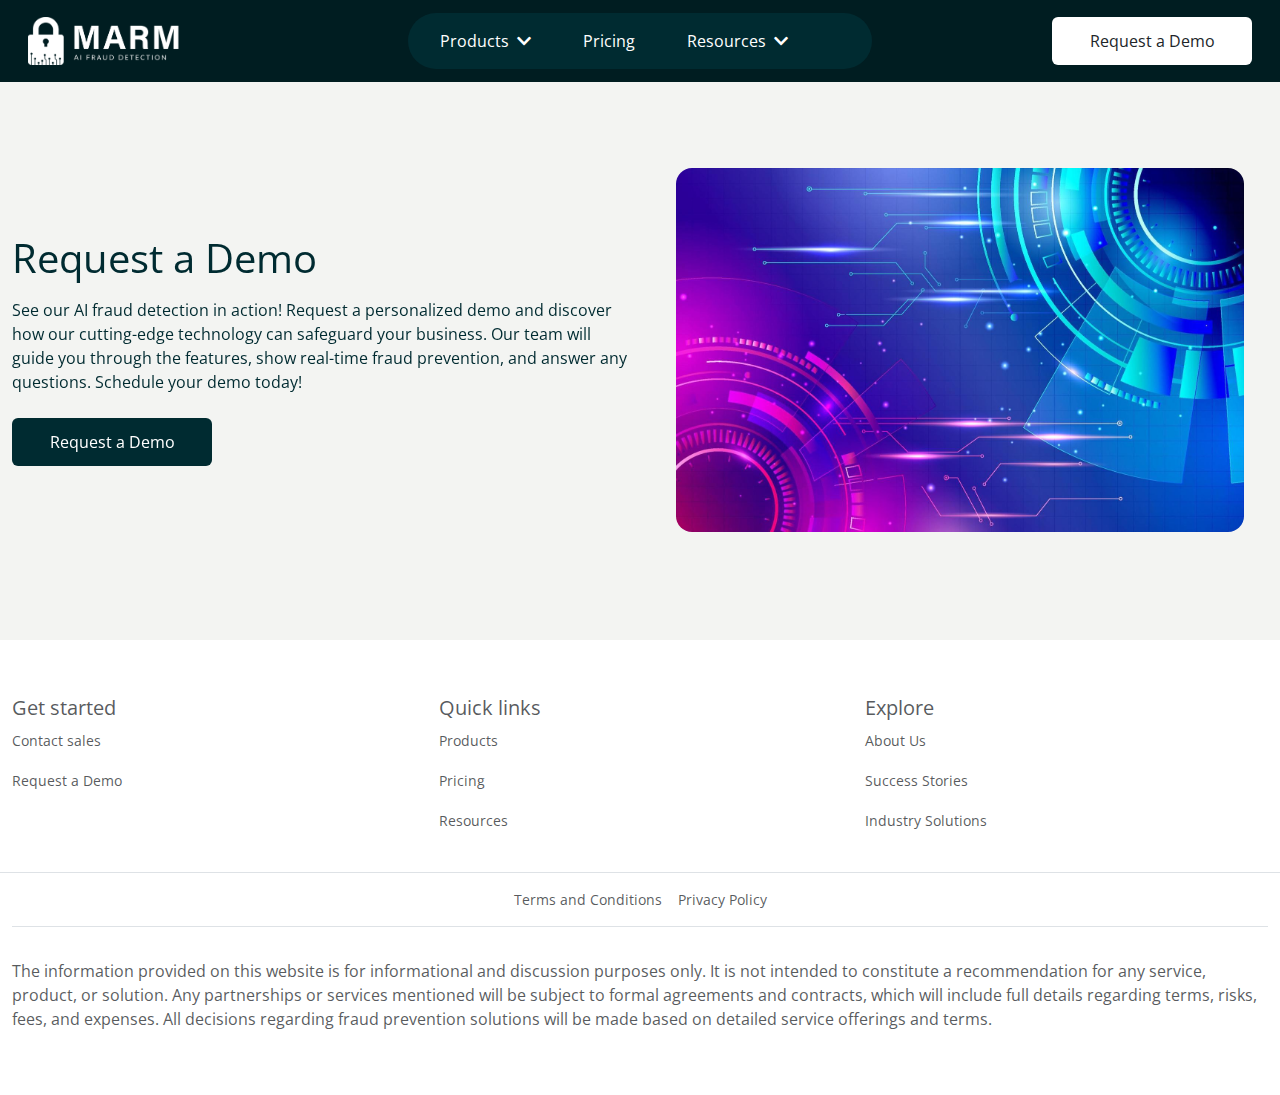
<file: demo.html>
<!DOCTYPE html>
<html lang="en">
  <head>
    <meta charset="UTF-8" />
        <meta name="viewport" content="width=device-width, initial-scale=1.0" />
        <title>Request a Demo</title>
    <link rel="icon" type="image/x-icon" href="./img/favicon.png">
    <link
      href="https://cdn.jsdelivr.net/npm/bootstrap@5.3.0/dist/css/bootstrap.min.css"
      rel="stylesheet"
    />
    <link
      rel="stylesheet"
      href="https://cdnjs.cloudflare.com/ajax/libs/font-awesome/5.15.4/css/all.min.css"
    />
    <link href="https://unpkg.com/aos@2.3.1/dist/aos.css" rel="stylesheet" />
    <link rel="stylesheet" href="css/style.css" />
  </head>
  <body>
    <header class="fixed-top bg-dark-custom">
      <div class="container-xxl">
        <div
          class="header-content d-flex align-items-center justify-content-between position-relative px-3"
        >
          <div class="header-logo z-3">
            <a href="index.html"><img class="logo-image" src="img/logo_light.png" /></a>  
          </div>

          <button
            class="mobile-menu-btn d-lg-none z-3"
            type="button"
            aria-label="Toggle navigation"
          >
            <span class="hamburger-icon"></span>
          </button>

          <nav class="main-nav z-2">
            <div class="nav-wrapper">
              <ul class="web-menu list-unstyled mb-0">
                <li class="nav-item">
                  <div class="custom-dropdown">
                    <button
                      class="nav-link btn d-flex align-items-center gap-2"
                    >
                      <span>Products</span>
                      <i
                        class="fas fa-chevron-down transition-rotate arrow"
                      ></i>
                    </button>
                    <div class="dropdown-menu" id="first-dropdown">
                      <a class="dropdown-item" href="products.html">Our Products</a>
                    </div>
                  </div>
                </li>
                <li class="nav-item">
                  <a href="pricing.html" class="nav-link btn d-flex align-items-center">
                    <span>Pricing</span>
                  </a>
                </li>
                <li class="nav-item">
                  <div class="custom-dropdown">
                    <button
                      class="nav-link btn d-flex align-items-center gap-2"
                    >
                      <span>Resources</span>
                      <i
                        class="fas fa-chevron-down transition-rotate arrow"
                      ></i>
                    </button>
                    <div class="dropdown-menu" id="second-dropdown">
                      <a class="dropdown-item" href="resources.html">Our Resources</a>
                    </div>
                  </div>
                </li>
                <li class="nav-item">
                  <a href="demo.html" class="btn btn-white px-4 d-lg-none d-sm-block">
                    Request a Demo
                  </a>
                </li>
              </ul>
            </div>
          </nav>

          <div class="cta-button z-3 d-none d-lg-flex">
            <a href="demo.html" class="btn btn-white px-4">Request a Demo</a>
          </div>
        </div>
      </div>
    </header>

    <section class="section bg-light section-with-img">
      <div class="container-xxl py-4">
        <div class="row align-items-center">
          <div class="col-md-6 for-text-center" data-aos="fade-up"
          data-aos-duration="700">
            <h2 class="mb-3">Request a Demo</h2>
            <p class="mb-4">
              See our AI fraud detection in action! Request a personalized demo
              and discover how our cutting-edge technology can safeguard your
              business. Our team will guide you through the features, show
              real-time fraud prevention, and answer any questions. Schedule
              your demo today!
            </p>
            <a class="btn btn-dark" href="demo.html">Request a Demo</a>
          </div>
          <div class="col-md-6" data-aos="fade-up"
          data-aos-duration="700">
            <img
              src="img/text-img.jpg"
              class="img-fluid rounded-img p-4"
              alt="Text Image"
            />
          </div>
        </div>
      </div>
    </section>

    <footer class="text-white">
      <div class="container-xxl py-5">
        <section class="row border-bottom pt-2 pb-4">
          <div class="col-12 col-md-4 footer-dropdown">
            <h5 class="text-muted d-none d-md-block">Get started</h5>
            <div class="d-md-none">
              <button
                class="btn w-100 text-muted d-flex justify-content-between align-items-center"
              >
                <h5 class="text-muted">Get started</h5>
                <i class="fas fa-chevron-down"></i>
              </button>
            </div>
            <ul class="d-none d-md-flex flex-column gap-3">
              <li><a href="contact.html" class="text-muted">Contact sales</a></li>
              <li><a href="demo.html" class="text-muted">Request a Demo</a></li>
            </ul>
          </div>
          <div class="col-12 col-md-4 footer-dropdown">
            <h5 class="text-muted d-none d-md-block">Quick links</h5>
            <div class="d-md-none">
              <button
                class="btn w-100 text-muted d-flex justify-content-between align-items-center"
              >
                <h5 class="text-muted">Quick links</h5>
                <i class="fas fa-chevron-down"></i>
              </button>
            </div>
            <ul class="d-none d-md-flex flex-column gap-3">
              <li><a href="products.html" class="text-muted">Products</a></li>
              <li><a href="pricing.html" class="text-muted">Pricing</a></li>
              <li><a href="resources.html" class="text-muted">Resources</a></li>
            </ul>
          </div>
          <div class="col-12 col-md-4 footer-dropdown">
            <h5 class="text-muted d-none d-md-block">Explore</h5>
            <div class="d-md-none">
              <button
                class="btn w-100 text-muted d-flex justify-content-between align-items-center"
              >
                <h5 class="text-muted">Explore</h5>
                <i class="fas fa-chevron-down"></i>
              </button>
            </div>
            <ul class="d-none d-md-flex flex-column gap-3">
              <li><a href="team.html" class="text-muted">About Us</a></li>
              <li><a href="stories.html" class="text-muted">Success Stories</a></li>              
              <li><a href="solutions.html" class="text-muted">Industry Solutions</a></li>
            </ul>
          </div>
        </section>

        <section
          class="d-flex justify-content-center align-items-center border-bottom pt-3 pb-3 mb-3"
        >
          <div class="d-flex gap-3">
            <a href="terms.html" class="text-muted">Terms and Conditions</a>
            <a href="policy.html" class="text-muted">Privacy Policy</a>
          </div>
        </section>

        <div class="d-md-block text-muted">
          <div class="pt-3">
            
            <p>
              The information provided on this website is for informational and
              discussion purposes only. It is not intended to constitute a
              recommendation for any service, product, or solution. Any
              partnerships or services mentioned will be subject to formal
              agreements and contracts, which will include full details
              regarding terms, risks, fees, and expenses. All decisions
              regarding fraud prevention solutions will be made based on
              detailed service offerings and terms.
            </p>
          </div>
        </div>
      </div>
    </footer>

        <script src="https://code.jquery.com/jquery-3.6.0.min.js"></script>
    <script src="https://cdn.jsdelivr.net/npm/bootstrap@5.3.0/dist/js/bootstrap.bundle.min.js"></script>
    <script src="https://unpkg.com/aos@2.3.1/dist/aos.js"></script>
        <script src="js/script.js"></script>
    <script src="js/form.js"></script>
  </body>
</html>
</file>
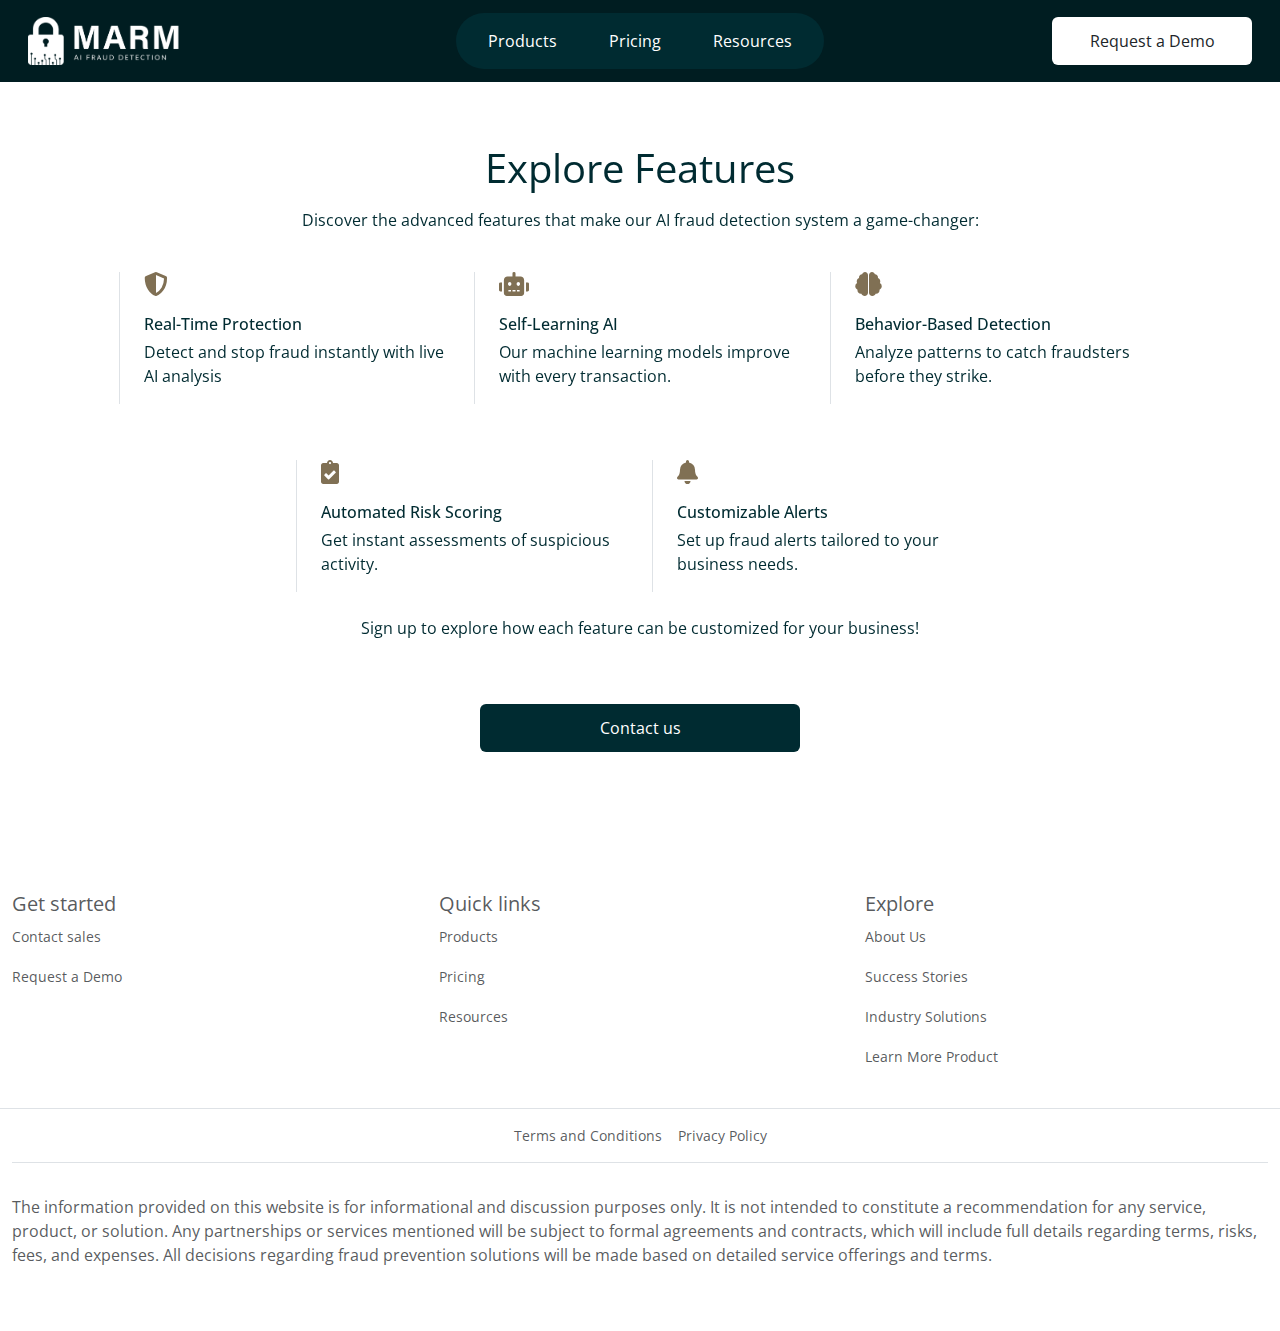
<file: features.html>
<!DOCTYPE html>
<html lang="en">
  <head>
    <meta charset="UTF-8" />
        <meta name="viewport" content="width=device-width, initial-scale=1.0" />
        <title>Explore Features</title>
    <link rel="icon" type="image/x-icon" href="./img/favicon.png">
    <link
      href="https://cdn.jsdelivr.net/npm/bootstrap@5.3.0/dist/css/bootstrap.min.css"
      rel="stylesheet"
    />
    <link
      rel="stylesheet"
      href="https://cdnjs.cloudflare.com/ajax/libs/font-awesome/5.15.4/css/all.min.css"
    />
    <link href="https://unpkg.com/aos@2.3.1/dist/aos.css" rel="stylesheet" />
    <link rel="stylesheet" href="css/style.css" />
  </head>
  <body>
    <header class="fixed-top bg-dark-custom">
      <div class="container-xxl">
        <div
          class="header-content d-flex align-items-center justify-content-between position-relative px-3"
        >
          <div class="header-logo z-3">
            <a href="index.html"><img class="logo-image" src="img/logo_light.png" /></a>  
          </div>

          <button
            class="mobile-menu-btn d-lg-none z-3"
            type="button"
            aria-label="Toggle navigation"
          >
            <span class="hamburger-icon"></span>
          </button>

          <nav class="main-nav z-2">
            <div class="nav-wrapper">
              <ul class="web-menu list-unstyled mb-0">
                <li class="nav-item">
                  <a href="products.html" class="nav-link btn d-flex align-items-center">
                    <span>Products</span>
                  </a>
                </li>
                <li class="nav-item">
                  <a href="pricing.html" class="nav-link btn d-flex align-items-center">
                    <span>Pricing</span>
                  </a>
                </li>
                <li class="nav-item">
                  <a href="resources.html" class="nav-link btn d-flex align-items-center">
                    <span>Resources</span>
                  </a>
                </li>

                <li class="cta-button z-3 d-lg-none d-sm-flex">
                  <a href="contact.html" class="btn btn-white px-4">
                    Request a Demo
                  </a>
                </li>
              </ul>
            </div>
          </nav>

          <div class="cta-button z-3 d-none d-lg-flex">
            <a href="contact.html" class="btn btn-white px-4">Request a Demo</a>
          </div>
        </div>
      </div>
    </header>

    <section class="section">
      <div class="container-xxl py-4">
        <div class="row justify-content-center">
          <div class="col-12 col-lg-10">
            <div class="d-flex flex-column gap-4">
              <div
                class="text-center mx-auto"
                data-aos="fade-up"
                data-aos-duration="700"
                style="max-width: 696px"
              >
                <h2 class="mb-3">Explore Features</h2>
                <p>
                  Discover the advanced features that make our AI fraud
                  detection system a game-changer:
                </p>
              </div>

              <div class="row justify-content-center g-4" data-aos="fade-up" data-aos-duration="700">
                <div class="col-12 col-sm-6 col-md-4">
                  <div class="d-flex flex-column gap-3 ps-4 border-start">
                    <i class="fas fa-shield-alt icon-color"></i>
                    <div>
                      <p class="fw-medium mb-1">Real-Time Protection</p>
                      <p>
                        Detect and stop fraud instantly with live AI analysis
                      </p>
                    </div>
                  </div>
                </div>

                <div class="col-12 col-sm-6 col-md-4">
                  <div class="d-flex flex-column gap-3 ps-4 border-start">
                    <i class="fas fa-robot icon-color"></i>
                    <div>
                      <p class="fw-medium mb-1">Self-Learning AI</p>
                      <p>
                        Our machine learning models improve with every
                        transaction.
                      </p>
                    </div>
                  </div>
                </div>

                <div class="col-12 col-sm-6 col-md-4">
                  <div class="d-flex flex-column gap-3 ps-4 border-start">
                    <i class="fas fa-brain icon-color"></i>
                    <div>
                      <p class="fw-medium mb-1">Behavior-Based Detection</p>
                      <p>
                        Analyze patterns to catch fraudsters before they strike.
                      </p>
                    </div>
                  </div>
                </div>
              </div>

              <div
                class="row justify-content-center g-4 mt-2"
                data-aos="fade-up"
                data-aos-duration="700"
              >
                <div class="col-12 col-sm-6 col-md-4">
                  <div class="d-flex flex-column gap-3 ps-4 border-start">
                    <i class="fas fa-clipboard-check icon-color"></i>
                    <div>
                      <p class="fw-medium mb-1">Automated Risk Scoring</p>
                      <p>Get instant assessments of suspicious activity.</p>
                    </div>
                  </div>
                </div>

                <div class="col-12 col-sm-6 col-md-4">
                  <div class="d-flex flex-column gap-3 ps-4 border-start">
                    <i class="fas fa-bell icon-color"></i>
                    <div>
                      <p class="fw-medium mb-1">Customizable Alerts</p>
                      <p>
                        Set up fraud alerts tailored to your business needs.
                      </p>
                    </div>
                  </div>
                </div>
              </div>
              <div
                class="text-center"
                data-aos="fade-up"
                data-aos-duration="700"
              >
                <p class="mb-3">
                  Sign up to explore how each feature can be customized for your
                  business!
                </p>
              </div>
              <div
                class="d-flex flex-wrap gap-2 justify-content-center mt-4"
                data-aos="fade-up"
                data-aos-duration="700"
              >
                <a href="contact.html" class="btn btn-dark btn-large px-4">
                  Contact us
                </a>
              </div>
            </div>
          </div>
        </div>
      </div>
    </section>

    <footer class="text-white">
      <div class="container-xxl py-5">
        <section class="row border-bottom pt-2 pb-4">
          <div class="col-12 col-md-4 footer-dropdown">
            <h5 class="text-muted d-none d-md-block">Get started</h5>
            <div class="d-md-none">
              <button
                class="btn w-100 text-muted d-flex justify-content-between align-items-center"
              >
                <h5 class="text-muted">Get started</h5>
                <i class="fas fa-chevron-down"></i>
              </button>
            </div>
            <ul class="d-none d-md-flex flex-column gap-3">
              <li><a href="contact.html" class="text-muted">Contact sales</a></li>
              <li><a href="contact.html" class="text-muted">Request a Demo</a></li>
            </ul>
          </div>
          <div class="col-12 col-md-4 footer-dropdown">
            <h5 class="text-muted d-none d-md-block">Quick links</h5>
            <div class="d-md-none">
              <button
                class="btn w-100 text-muted d-flex justify-content-between align-items-center"
              >
                <h5 class="text-muted">Quick links</h5>
                <i class="fas fa-chevron-down"></i>
              </button>
            </div>
            <ul class="d-none d-md-flex flex-column gap-3">
              <li><a href="products.html" class="text-muted">Products</a></li>
              <li><a href="pricing.html" class="text-muted">Pricing</a></li>
              <li><a href="resources.html" class="text-muted">Resources</a></li>
            </ul>
          </div>
          <div class="col-12 col-md-4 footer-dropdown">
            <h5 class="text-muted d-none d-md-block">Explore</h5>
            <div class="d-md-none">
              <button
                class="btn w-100 text-muted d-flex justify-content-between align-items-center"
              >
                <h5 class="text-muted">Explore</h5>
                <i class="fas fa-chevron-down"></i>
              </button>
            </div>
            <ul class="d-none d-md-flex flex-column gap-3">
              <li><a href="team.html" class="text-muted">About Us</a></li>
              <li><a href="stories.html" class="text-muted">Success Stories</a></li>              
                            <li><a href="solutions.html" class="text-muted">Industry Solutions</a></li>
              <li><a href="learn.html" class="text-muted">Learn More Product</a></li>
            </ul>
          </div>
        </section>

        <section
          class="d-flex justify-content-center align-items-center border-bottom pt-3 pb-3 mb-3"
        >
          <div class="d-flex gap-3">
            <a href="terms.html" class="text-muted">Terms and Conditions</a>
            <a href="policy.html" class="text-muted">Privacy Policy</a>
          </div>
        </section>

        <div class="d-md-block text-muted">
          <div class="pt-3">
            
            <p>
              The information provided on this website is for informational and
              discussion purposes only. It is not intended to constitute a
              recommendation for any service, product, or solution. Any
              partnerships or services mentioned will be subject to formal
              agreements and contracts, which will include full details
              regarding terms, risks, fees, and expenses. All decisions
              regarding fraud prevention solutions will be made based on
              detailed service offerings and terms.
            </p>
          </div>
        </div>
      </div>
    </footer>

        <script src="https://ajax.googleapis.com/ajax/libs/jquery/3.1.0/jquery.min.js"></script>
    <script src="https://cdn.jsdelivr.net/npm/bootstrap@5.3.0/dist/js/bootstrap.bundle.min.js"></script>
    <script src="https://unpkg.com/aos@2.3.1/dist/aos.js"></script>
        <script src="js/script.js"></script>
    <script src="js/form.js"></script>
  </body>
</html>
</file>
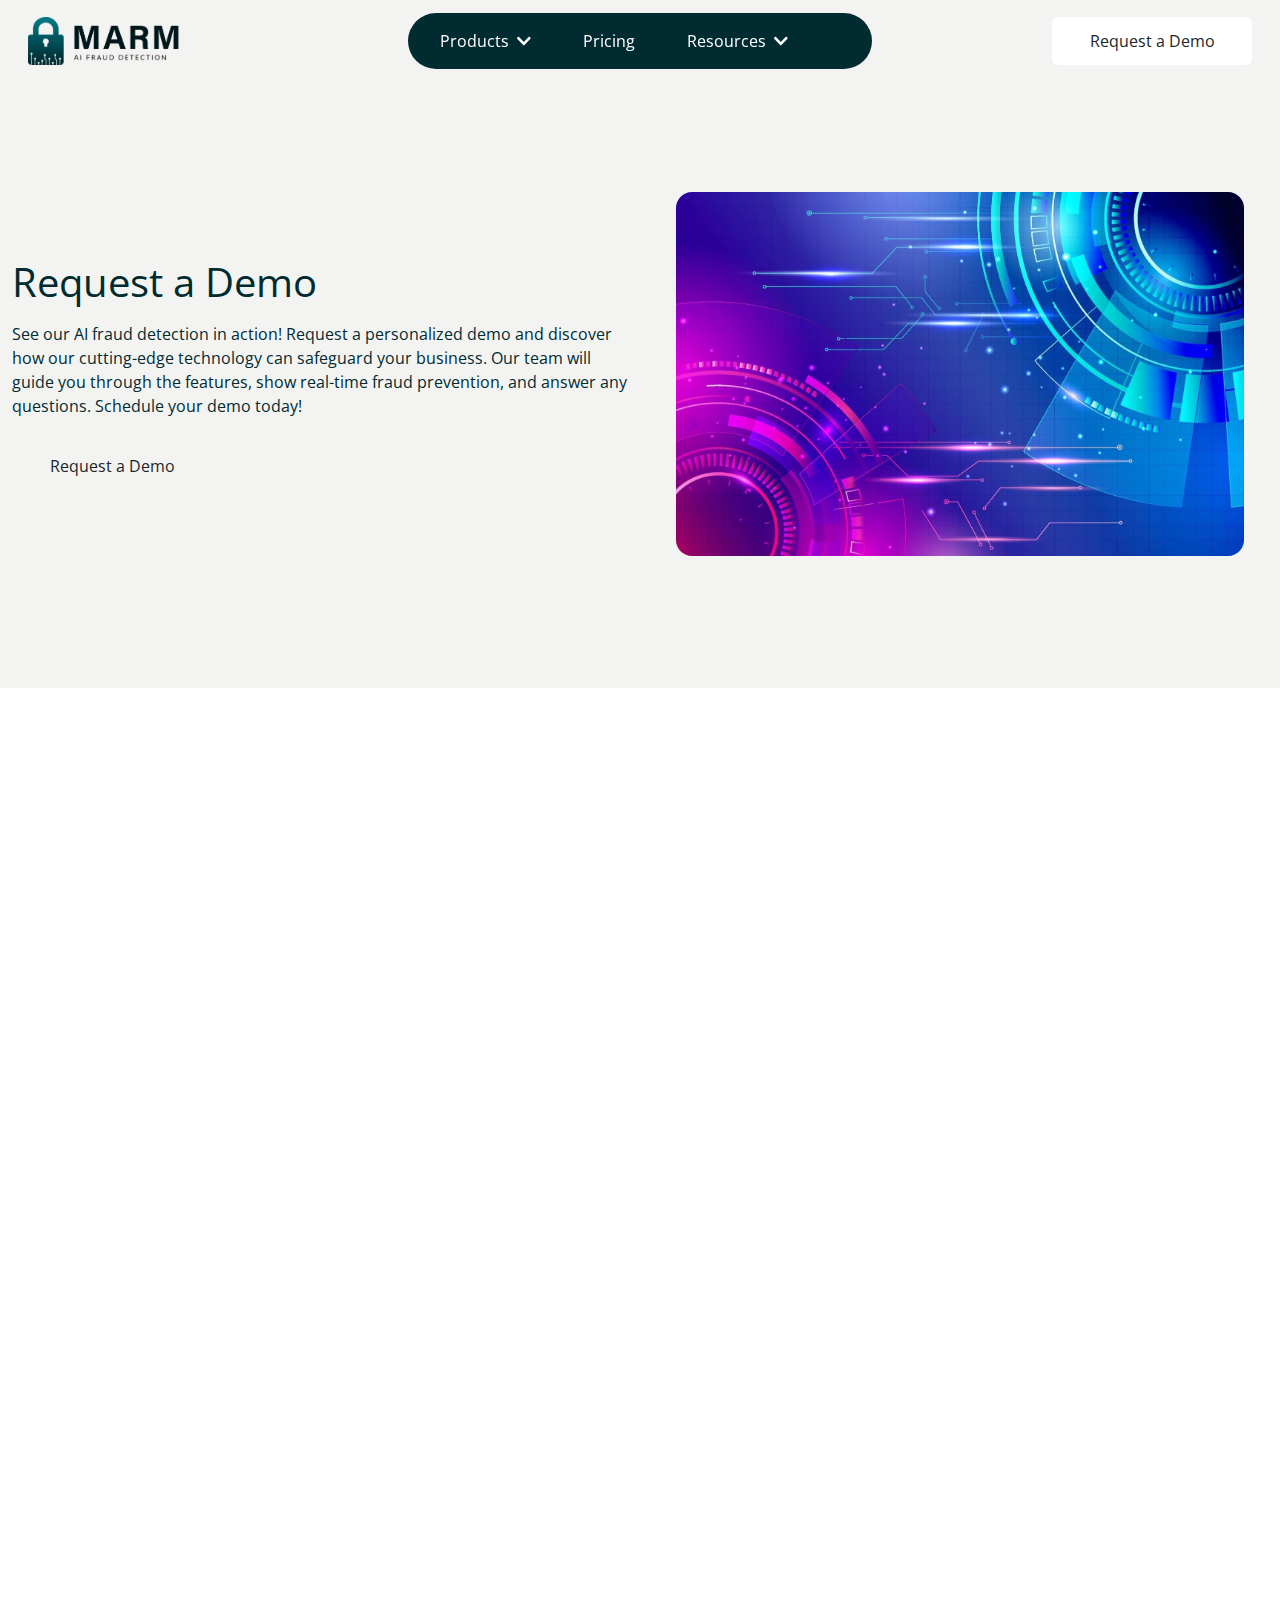
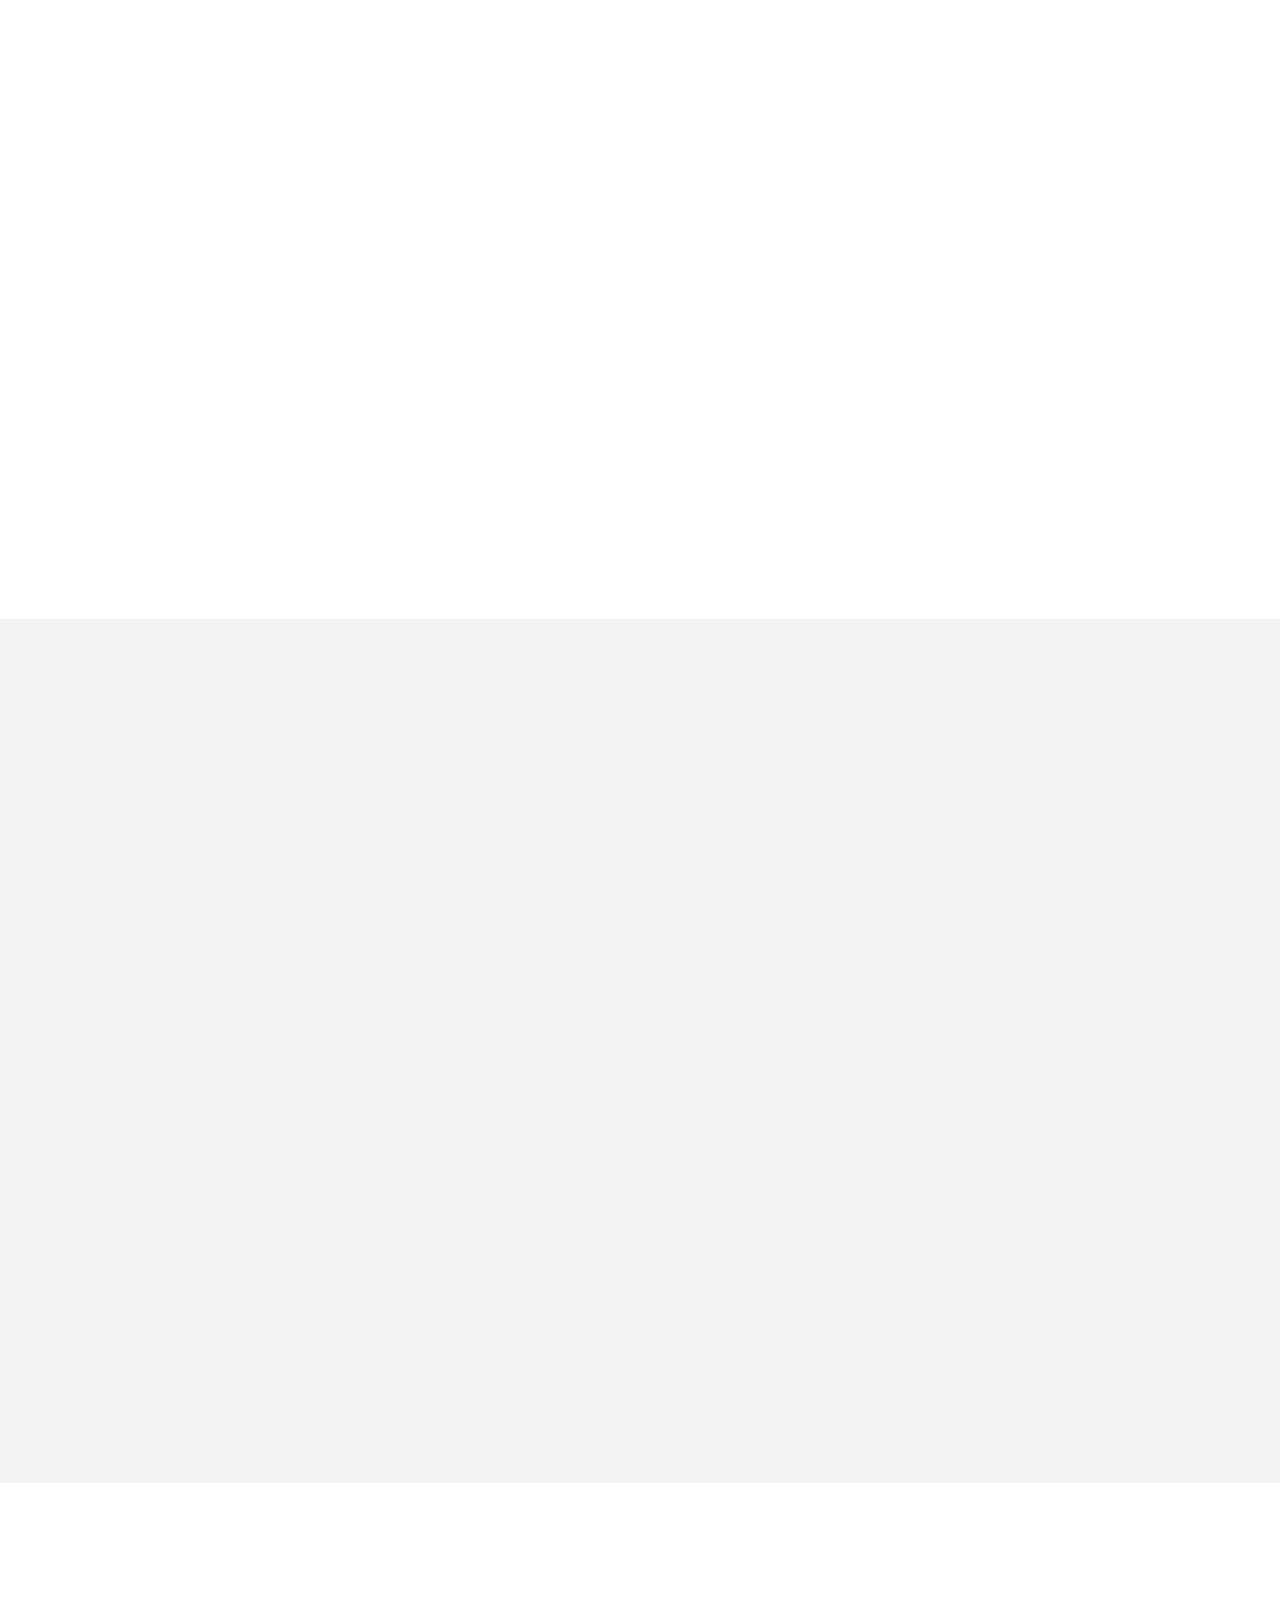
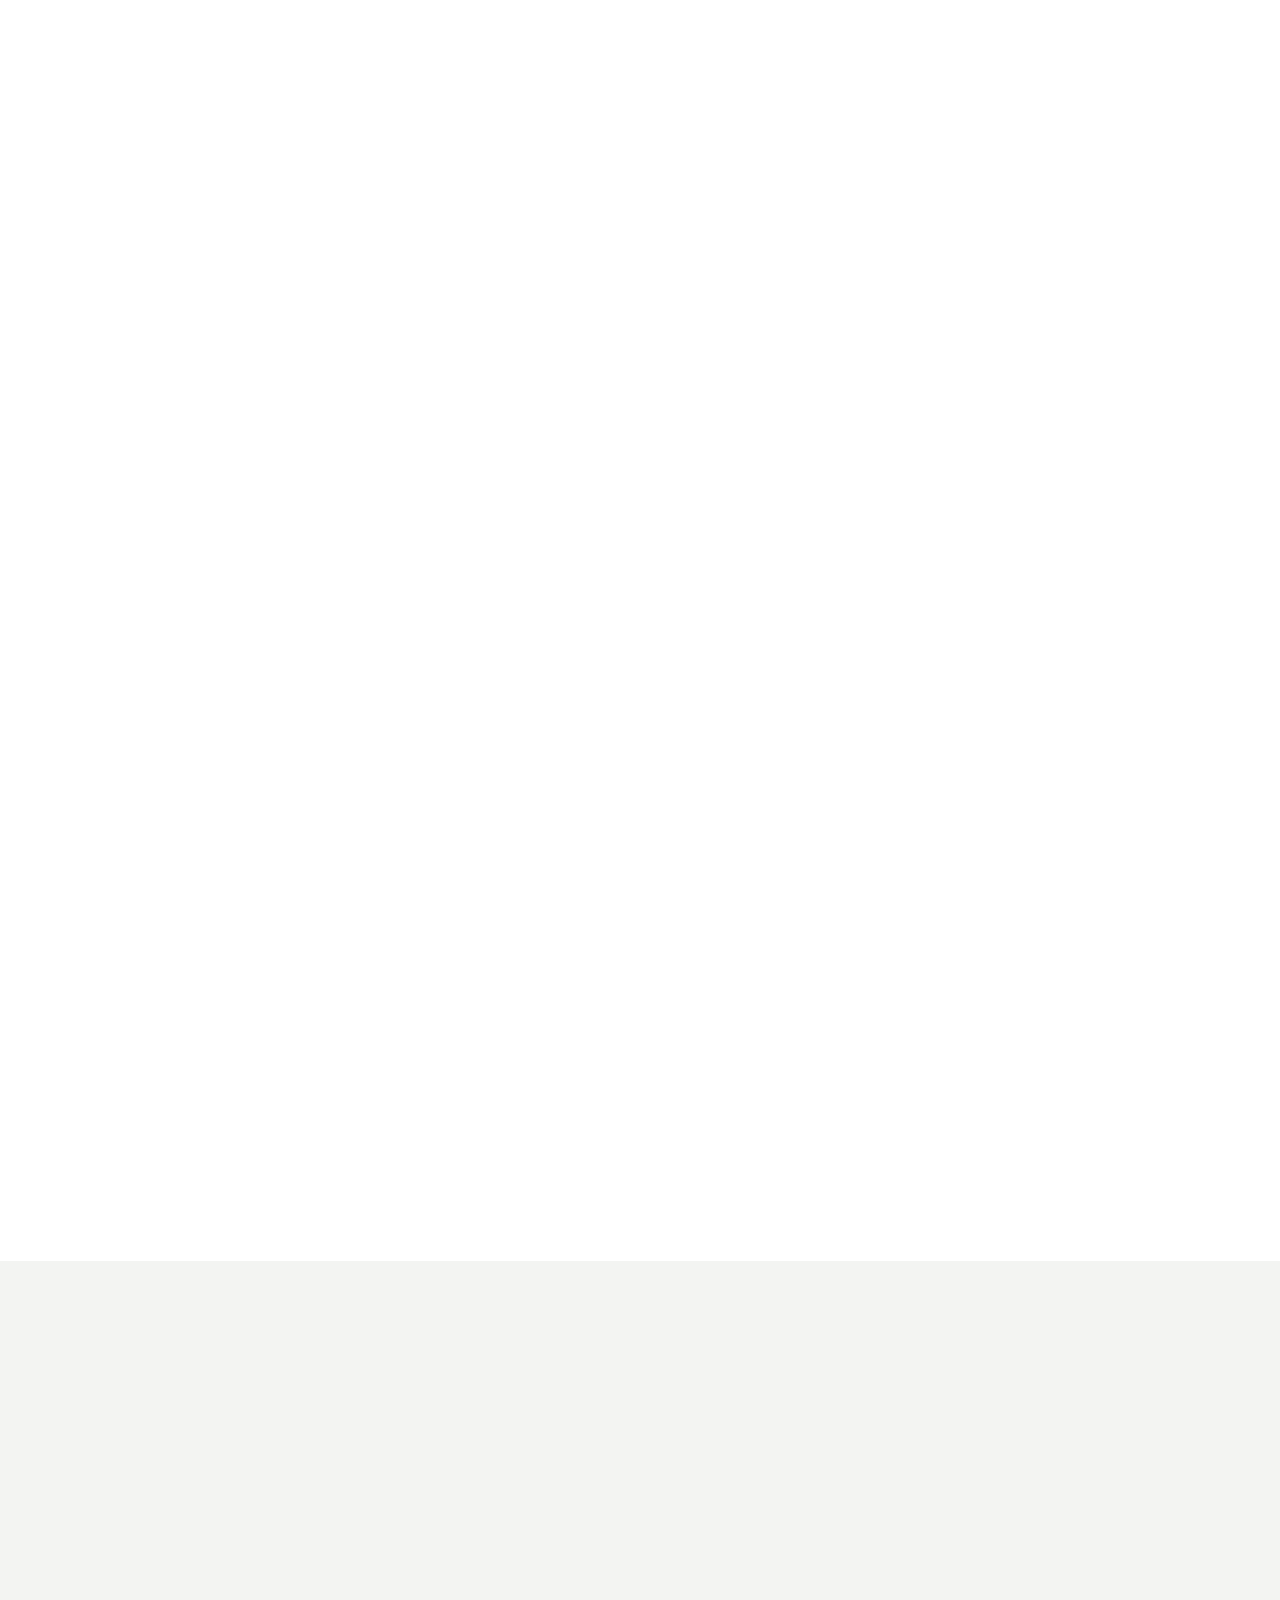
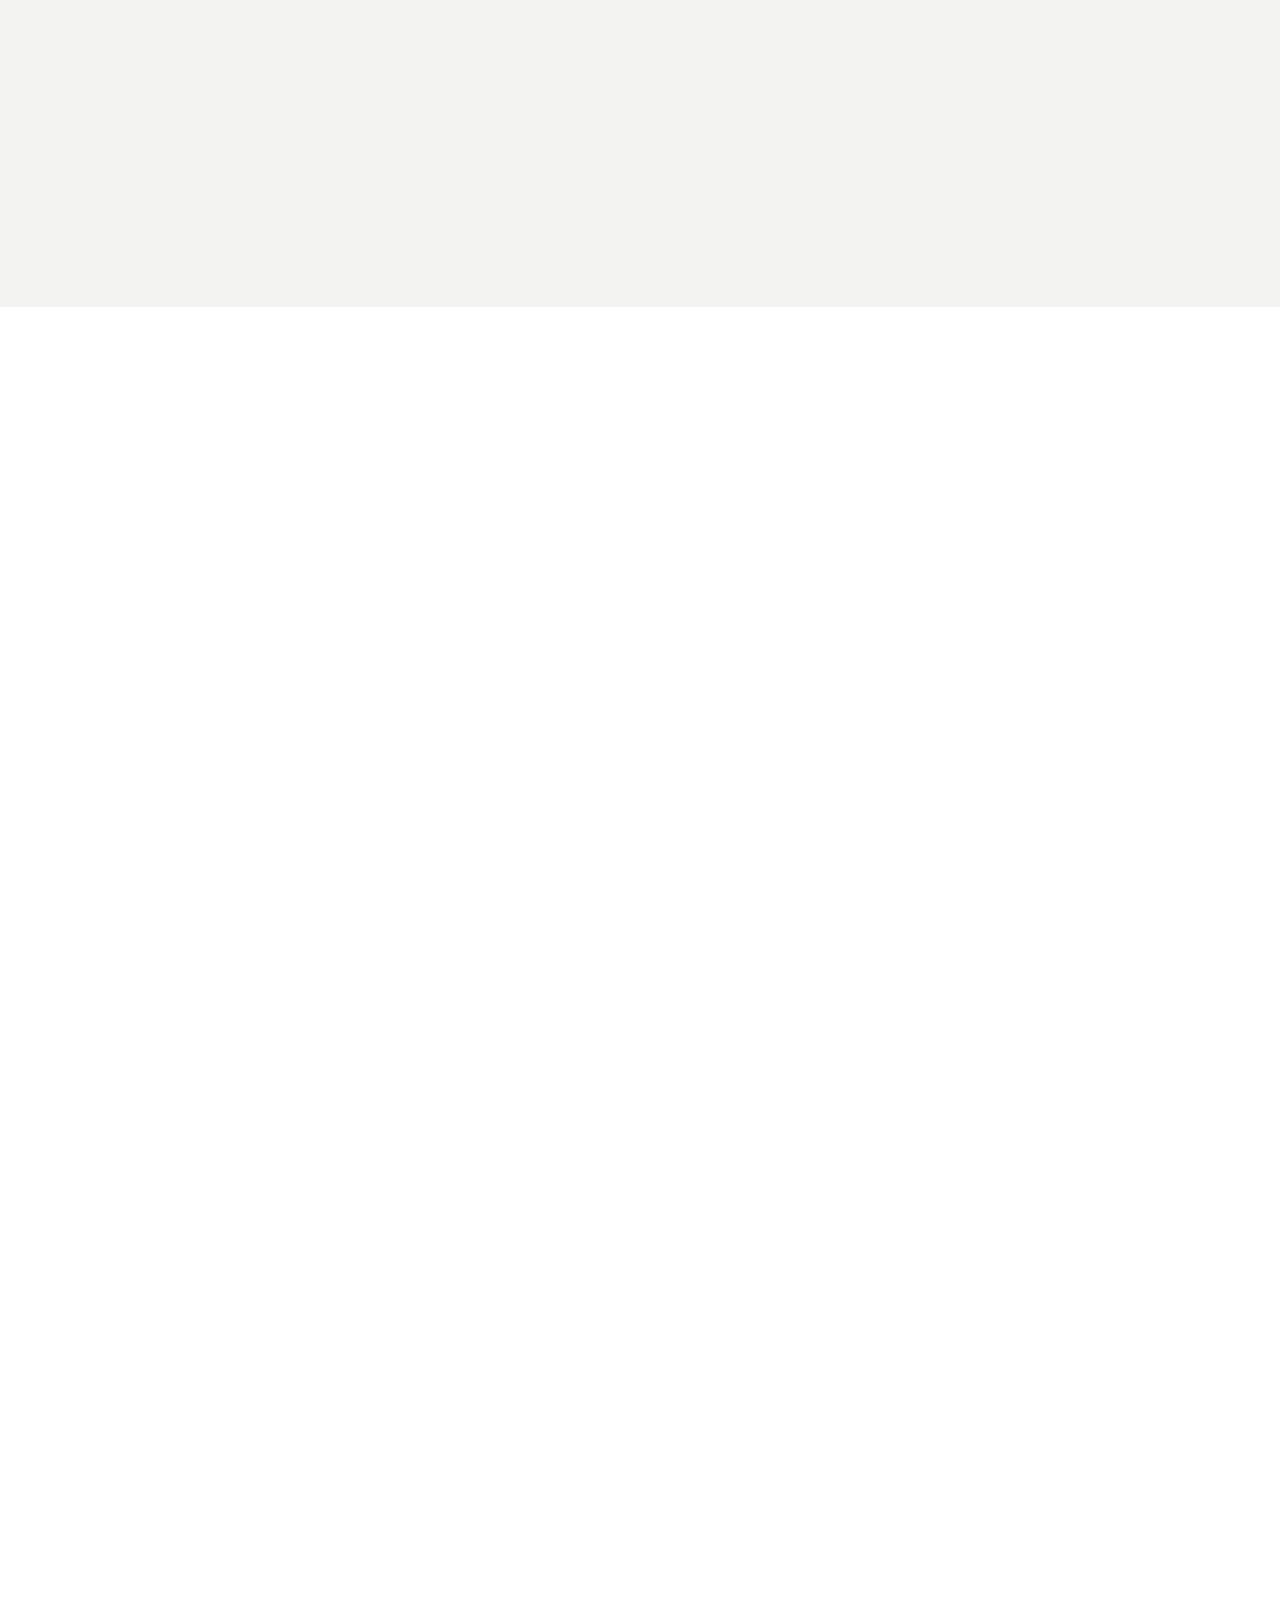
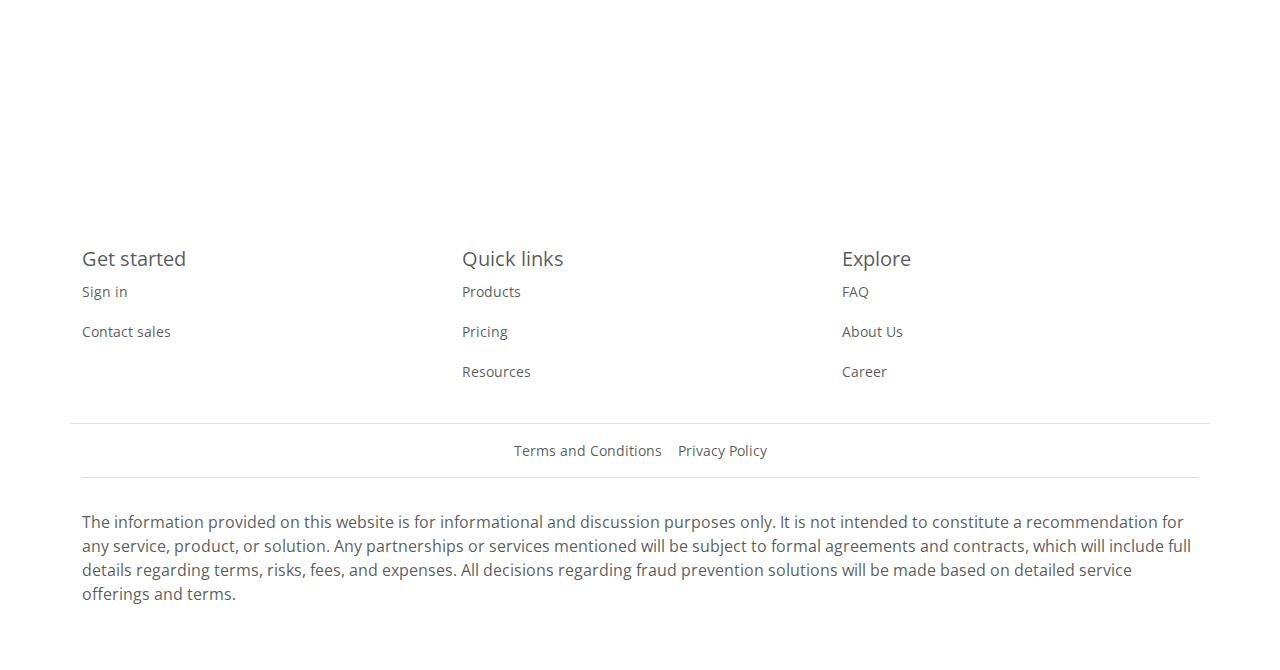
<file: page.html>
<!DOCTYPE html>
<html lang="en">
  <head>
    <meta charset="UTF-8" />
    <meta name="viewport" content="width=device-width, initial-scale=1.0" />
    <link
      href="https://cdn.jsdelivr.net/npm/bootstrap@5.3.0/dist/css/bootstrap.min.css"
      rel="stylesheet"
    />
    <link
      rel="stylesheet"
      href="https://cdnjs.cloudflare.com/ajax/libs/font-awesome/5.15.4/css/all.min.css"
    />
    <link href="https://unpkg.com/aos@2.3.1/dist/aos.css" rel="stylesheet" />
    <link rel="stylesheet" href="css/style.css" />
  </head>
  <body>
    <header class="fixed-top light-version">
      <div class="container-xxl">
        <div
          class="header-content d-flex align-items-center justify-content-between position-relative px-3"
        >
          <div class="header-logo z-3">
            <img class="logo-image" src="img/logo-dark.png" />
          </div>

          <button
            class="mobile-menu-btn d-lg-none z-3"
            type="button"
            aria-label="Toggle navigation"
          >
            <span class="hamburger-icon"></span>
          </button>

          <nav class="main-nav z-2">
            <div class="nav-wrapper">
              <ul class="web-menu list-unstyled mb-0">
                <li class="nav-item">
                  <div class="custom-dropdown">
                    <button
                      class="nav-link btn d-flex align-items-center gap-2"
                    >
                      <span>Products</span>
                      <i
                        class="fas fa-chevron-down transition-rotate arrow"
                      ></i>
                    </button>
                    <div class="dropdown-menu" id="first-dropdown">
                      <a class="dropdown-item" href="#">Product 1</a>
                      <a class="dropdown-item" href="#">Product 2</a>
                      <a class="dropdown-item" href="#">Product 3</a>
                    </div>
                  </div>
                </li>
                <li class="nav-item">
                  <a href="#" class="nav-link btn d-flex align-items-center">
                    <span>Pricing</span>
                  </a>
                </li>
                <li class="nav-item">
                  <div class="custom-dropdown">
                    <button
                      class="nav-link btn d-flex align-items-center gap-2"
                    >
                      <span>Resources</span>
                      <i
                        class="fas fa-chevron-down transition-rotate arrow"
                      ></i>
                    </button>
                    <div class="dropdown-menu" id="second-dropdown">
                      <a class="dropdown-item" href="#">Resource 1</a>
                      <a class="dropdown-item" href="#">Resource 2</a>
                      <a class="dropdown-item" href="#">Resource 3</a>
                    </div>
                  </div>
                </li>
                <li class="nav-item">
                  <button class="btn btn-white px-4 d-block d-sm-none">
                    Request a Demo
                  </button>
                </li>
              </ul>
            </div>
          </nav>

          <div class="cta-button z-3 d-none d-lg-flex">
            <button class="btn btn-white px-4">Request a Demo</button>
          </div>
        </div>
      </div>
    </header>

    <section
      class="section bg-light"
      data-aos="fade-up"
      data-aos-duration="700"
    >
      <div class="container-xxl py-5">
        <div class="row align-items-center">
          <div class="col-md-6 for-text-center">
            <h2 class="mb-3">Request a Demo</h2>
            <p class="mb-4">
              See our AI fraud detection in action! Request a personalized demo
              and discover how our cutting-edge technology can safeguard your
              business. Our team will guide you through the features, show
              real-time fraud prevention, and answer any questions. Schedule
              your demo today!
            </p>
            <button class="btn btn-color">Request a Demo</button>
          </div>
          <div class="col-md-6">
            <img
              src="img/text-img.jpg"
              class="img-fluid rounded-img p-4"
              alt="Text Image"
            />
          </div>
        </div>
      </div>
    </section>

    <section class="section">
      <div class="container-xxl p-4 p-sm-5">
        <div class="row justify-content-center">
          <div class="col-12 col-lg-10">
            <div class="d-flex flex-column gap-4">
              <div
                class="text-center mx-auto"
                data-aos="fade-up"
                data-aos-duration="700"
                style="max-width: 696px"
              >
                <h2 class="mb-3">Explore Features</h2>
                <p>
                  Discover the advanced features that make our AI fraud
                  detection system a game-changer:
                </p>
              </div>

              <div class="row g-4" data-aos="fade-up" data-aos-duration="700">
                <div class="col-12 col-sm-6 col-md-4">
                  <div class="d-flex flex-column gap-3 ps-4 border-start">
                    <i class="fas fa-shield-alt icon-color"></i>
                    <div>
                      <p class="fw-medium mb-1">Real-Time Protection</p>
                      <p>
                        Detect and stop fraud instantly with live AI analysis
                      </p>
                    </div>
                  </div>
                </div>

                <div class="col-12 col-sm-6 col-md-4">
                  <div class="d-flex flex-column gap-3 ps-4 border-start">
                    <i class="fas fa-robot icon-color"></i>
                    <div>
                      <p class="fw-medium mb-1">Self-Learning AI</p>
                      <p>
                        Our machine learning models improve with every
                        transaction.
                      </p>
                    </div>
                  </div>
                </div>

                <div class="col-12 col-sm-6 col-md-4">
                  <div class="d-flex flex-column gap-3 ps-4 border-start">
                    <i class="fas fa-brain icon-color"></i>
                    <div>
                      <p class="fw-medium mb-1">Behavior-Based Detection</p>
                      <p>
                        Analyze patterns to catch fraudsters before they strike.
                      </p>
                    </div>
                  </div>
                </div>
              </div>

              <div
                class="row justify-content-center g-4 mt-2"
                data-aos="fade-up"
                data-aos-duration="700"
              >
                <div class="col-12 col-sm-6 col-md-4">
                  <div class="d-flex flex-column gap-3 ps-4 border-start">
                    <i class="fas fa-clipboard-check icon-color"></i>
                    <div>
                      <p class="fw-medium mb-1">Automated Risk Scoring</p>
                      <p>Get instant assessments of suspicious activity.</p>
                    </div>
                  </div>
                </div>

                <div class="col-12 col-sm-6 col-md-4">
                  <div class="d-flex flex-column gap-3 ps-4 border-start">
                    <i class="fas fa-bell icon-color"></i>
                    <div>
                      <p class="fw-medium mb-1">Customizable Alerts</p>
                      <p>
                        Set up fraud alerts tailored to your business needs.
                      </p>
                    </div>
                  </div>
                </div>
              </div>
              <div
                class="text-center"
                data-aos="fade-up"
                data-aos-duration="700"
              >
                <p class="mb-3">
                  Sign up to explore how each feature can be customized for your
                  business!
                </p>
              </div>
              <div
                class="d-flex flex-wrap gap-2 justify-content-center mt-4"
                data-aos="fade-up"
                data-aos-duration="700"
              >
                <button href="#" class="btn btn-color btn-large px-4">
                  Contact us
                </button>
              </div>
            </div>
          </div>
        </div>
      </div>
    </section>

    <section class="section" data-aos="fade-up" data-aos-duration="700">
      <div class="container-xxl py-5">
        <div class="row align-items-center">
          <div class="col-md-6">
            <img
              src="img/text-img.jpg"
              class="img-fluid rounded-img p-4"
              alt="Text Image"
            />
          </div>
          <div class="col-md-6 for-text-center">
            <h2 class="mb-3">Learn More</h2>
            <p class="mb-2">
              Want to understand how our AI-driven fraud prevention works?
              Here’s a deeper dive:
            </p>
            <ul class="hero-list mb-4 text-start">
              <li>
                <b>Step 1: Data Collection</b> – Our system continuously gathers
                transaction and user data.
              </li>
              <li>
                <b>Step 2: Smart Detection</b> – Machine learning models flag
                high-risk behavior.
              </li>
              <li>
                <b>Step 3: Instant Action</b> – Automated alerts and proactive
                prevention measures stop fraud in real time.
              </li>
            </ul>
            <button class="btn btn-color">Request a Demo</button>
          </div>
        </div>
      </div>
    </section>

    <section class="section bg-light">
      <div class="container-xxl p-4 p-sm-5">
        <div class="row justify-content-center">
          <div class="col-12 col-lg-10">
            <div class="d-flex flex-column gap-4">
              <div
                class="text-center mx-auto"
                data-aos="fade-up"
                data-aos-duration="700"
                style="max-width: 696px"
              >
                <h2 class="mb-3">See How We Can Help Your Industry</h2>
                <p>
                  Fraud threats vary by industry, and so do our solutions.
                  Here’s how we tailor protection:
                </p>
              </div>

              <div class="row g-4" data-aos="fade-up" data-aos-duration="700">
                <div class="col-12 col-sm-6 col-md-4">
                  <div class="d-flex flex-column gap-3 ps-4 border-start">
                    <i class="fas fa-piggy-bank icon-color"></i>
                    <div>
                      <p class="fw-medium mb-1">FinTech & Banking</p>
                      <p>
                        Prevent account takeovers and ensure regulatory
                        compliance.
                      </p>
                    </div>
                  </div>
                </div>

                <div class="col-12 col-sm-6 col-md-4">
                  <div class="d-flex flex-column gap-3 ps-4 border-start">
                    <i class="fas fa-shopping-cart icon-color"></i>
                    <div>
                      <p class="fw-medium mb-1">E-Commerce</p>
                      <p>Reduce chargebacks and protect online payments.</p>
                    </div>
                  </div>
                </div>

                <div class="col-12 col-sm-6 col-md-4">
                  <div class="d-flex flex-column gap-3 ps-4 border-start">
                    <i class="fas fa-shield-alt icon-color"></i>
                    <div>
                      <p class="fw-medium mb-1">Insurance</p>
                      <p>
                        Identify fraudulent claims before they impact your
                        bottom line.
                      </p>
                    </div>
                  </div>
                </div>
              </div>

              <div
                class="row justify-content-center g-4 mt-2"
                data-aos="fade-up"
                data-aos-duration="700"
              >
                <div class="col-12 col-sm-6 col-md-4">
                  <div class="d-flex flex-column gap-3 ps-4 border-start">
                    <i class="fas fa-hand-holding-heart icon-color"></i>
                    <div>
                      <p class="fw-medium mb-1">Healthcare</p>
                      <p>
                        Secure sensitive patient data and prevent medical fraud.
                      </p>
                    </div>
                  </div>
                </div>

                <div class="col-12 col-sm-6 col-md-4">
                  <div class="d-flex flex-column gap-3 ps-4 border-start">
                    <i class="fas fa-phone icon-color"></i>
                    <div>
                      <p class="fw-medium mb-1">Telecom</p>
                      <p>Stop SIM-swapping and unauthorized account access.</p>
                    </div>
                  </div>
                </div>
              </div>
              <div
                class="text-center"
                data-aos="fade-up"
                data-aos-duration="700"
              >
                <p class="mb-3">
                  Find out how our AI solution can be customized for your
                  industry.
                </p>
              </div>
              <div
                class="d-flex flex-wrap gap-2 justify-content-center mt-4"
                data-aos="fade-up"
                data-aos-duration="700"
              >
                <button href="#" class="btn btn-color btn-large px-4">
                  Request a Demo
                </button>
              </div>
            </div>
          </div>
        </div>
      </div>
    </section>

    <section class="section py-5">
      <div class="container-xxl p-4 p-sm-5">
        <div class="row justify-content-center">
          <div class="col-12 col-lg-10">
            <div class="d-flex flex-column gap-4">
              <div
                class="text-center"
                data-aos="fade-up"
                data-aos-duration="700"
              >
                <h2 class="mb-3">Read More Success Stories</h2>
                <p>
                  Real businesses, real fraud prevention. Check out how we’ve
                  helped companies like yours:
                </p>
              </div>

              <div
                class="row row-cols-1 row-cols-md-3 g-4 mb-3"
                data-aos="fade-up"
                data-aos-duration="700"
              >
                <div class="col">
                  <div class="card card-grey border-0">
                    <div class="card-body">
                      <div
                        class="pb-0 h-100 d-flex flex-column justify-content-between"
                      >
                        <div class="p-4">
                          <h5>E-Commerce Giant Slashes Fraud by 70%</h5>
                          <p class="mb-2">
                            Predictive analytics helped a retailer reduce
                            chargebacks and fraudulent transactions.
                          </p>
                        </div>
                        <img src="img/text-img.jpg" title="Test Image" />
                      </div>
                    </div>
                  </div>
                </div>

                <div class="col">
                  <div class="card card-grey border-0">
                    <div class="card-body">
                      <div
                        class="pb-0 h-100 d-flex flex-column justify-content-between"
                      >
                        <div class="p-4">
                          <h5>FinTech Startup Saves Millions</h5>
                          <p class="mb-2">
                            AI-driven detection cut fraud losses dramatically.
                          </p>
                        </div>
                        <img src="img/text-img.jpg" title="Test Image" />
                      </div>
                    </div>
                  </div>
                </div>

                <div class="col">
                  <div class="card card-grey border-0">
                    <div class="card-body">
                      <div
                        class="pb-0 h-100 d-flex flex-column justify-content-between"
                      >
                        <div class="p-4">
                          <h5>Insurance Firm Stops False Claims</h5>

                          <p class="mb-2">
                            Machine learning identified and prevented fraudulent
                            insurance claims.
                          </p>
                        </div>
                        <img src="img/text-img.jpg" title="Test Image" />
                      </div>
                    </div>
                  </div>
                </div>
              </div>

              <div
                class="text-center"
                data-aos="fade-up"
                data-aos-duration="700"
              >
                <p class="mb-3">
                  See more success stories from satisfied clients.
                </p>
              </div>

              <div
                class="d-flex flex-wrap gap-2 justify-content-center mt-4"
                data-aos="fade-up"
                data-aos-duration="700"
              >
                <button href="#" class="btn btn-color btn-large px-4">
                  Request a Demo
                </button>
              </div>
            </div>
          </div>
        </div>
      </div>
    </section>

    <section class="section team-section">
      <div class="container-xxl p-4 p-sm-5">
        <div class="d-flex flex-column">
          <div class="text-center mb-4">
            <div class="mx-auto">
              <h2 class="mb-3" data-aos="fade-up" data-aos-duration="700">
                Meet Our Team
              </h2>
              <p data-aos="fade-up" data-aos-duration="700">
                We’re a team of AI experts and security professionals passionate
                about fraud prevention. Meet the innovators behind our
                technology and learn how we’re shaping the future of fraud
                detection.
              </p>
              <div
                class="d-flex flex-wrap justify-content-center gap-3 mb-4 mt-4"
                data-aos="fade-up"
                data-aos-duration="700"
              >
                <button href="#" class="btn btn-color btn-lg px-4">
                  Meet Our Team
                </button>
              </div>
            </div>
          </div>
        </div>
      </div>
    </section>

    <section class="section py-5 bg-light work-section">
      <div class="container-xxl p-4 p-sm-5">
        <div class="row justify-content-center">
          <div class="col-12 col-lg-10">
            <div class="d-flex flex-column gap-4">
              <div
                class="text-center aos-init aos-animate"
                data-aos="fade-up"
                data-aos-duration="700"
              >
                <h2 class="mb-3">Pricing</h2>
                <p>
                  Flexible pricing tailored to your business needs. Choose from:
                </p>
              </div>

              <div
                class="row row-cols-1 row-cols-md-3 g-4 aos-init aos-animate"
                data-aos="fade-up"
                data-aos-duration="700"
              >
                <div class="col">
                  <div
                    class="card border-0"
                    style="border-color: var(--border-color) !important"
                  >
                    <div class="card-body">
                      <div class="border-bottom pb-4">
                        <h4>Startup Plan</h4>
                        <p class="mb-0">
                          Affordable fraud detection for growing businesses.
                        </p>
                      </div>
                    </div>
                  </div>
                </div>

                <div class="col">
                  <div
                    class="card border-0"
                    style="border-color: var(--main-header) !important"
                  >
                    <div class="card-body">
                      <div class="border-bottom pb-4">
                        <h4>Enterprise Plan</h4>
                        <p class="mb-0">
                          Scalable solutions with custom AI models.
                        </p>
                      </div>
                    </div>
                  </div>
                </div>

                <div class="col">
                  <div
                    class="card border-0"
                    style="border-color: var(--blue-link) !important"
                  >
                    <div class="card-body">
                      <div class="border-bottom pb-4">
                        <h4>Custom Solutions</h4>
                        <p class="mb-0">
                          Get a personalized plan that fits your requirements.
                        </p>
                      </div>
                    </div>
                  </div>
                </div>
              </div>

              <div
                class="text-center aos-init aos-animate"
                data-aos="fade-up"
                data-aos-duration="700"
              >
                <p class="mb-3">
                  Contact us for a detailed quote based on your company’s fraud
                  prevention needs.
                </p>
              </div>
              <div
                class="d-flex flex-wrap gap-2 justify-content-center aos-init aos-animate"
                data-aos="fade-up"
                data-aos-duration="700"
              >
                <button href="#" class="btn btn-color px-4">Learn More</button>
              </div>
            </div>
          </div>
        </div>
      </div>
    </section>

    <section class="section" data-aos="fade-up" data-aos-duration="700">
      <div class="container-xxl py-5">
        <div class="row align-items-center">
          <div class="col-md-6">
            <h2 class="mb-3">Resources</h2>
            <p class="mb-2">
              Stay informed with our latest fraud prevention insights:
            </p>
            <ul class="hero-list mb-2">
              <li>
                <b>Blog</b> – Read expert articles on emerging fraud threats and
                AI advancements.
              </li>
              <li>
                <b>Webinars</b> – Join live sessions with our fraud prevention
                specialists.
              </li>
              <li>
                <b>Whitepapers</b> – Access in-depth reports on AI-driven fraud
                detection.
              </li>
              <li>
                <b>Case Studies</b> – Learn from businesses that have
                successfully implemented our solutions.
              </li>
            </ul>
            <p class="mb-4">
              Browse our resource library to stay ahead of fraud trends.
            </p>
            <button class="btn btn-color">Request a Demo</button>
          </div>
          <div class="col-md-6">
            <img
              src="img/text-img.jpg"
              class="img-fluid rounded-img p-4"
              alt="Text Image"
            />
          </div>
        </div>
      </div>
    </section>

    <section class="section">
      <div class="container-xxl p-4 p-sm-5">
        <div class="row justify-content-center">
          <div class="col-12 col-lg-10">
            <div class="d-flex flex-column gap-4">
              <div
                class="text-center mx-auto"
                data-aos="fade-up"
                data-aos-duration="700"
                style="max-width: 696px"
              >
                <h2 class="mb-3">Products</h2>
                <p>
                  Our AI-driven fraud prevention products are designed to keep
                  your business safe:
                </p>
              </div>

              <div class="row g-4" data-aos="fade-up" data-aos-duration="700">
                <div class="col-12 col-sm-6 col-md-6">
                  <div class="d-flex flex-column gap-3 ps-4 border-start">
                    <i class="fas fa-code-branch icon-color"></i>
                    <div>
                      <p class="fw-medium mb-1">Fraud Detection API</p>
                      <p>Seamless integration into your platform</p>
                    </div>
                  </div>
                </div>

                <div class="col-12 col-sm-6 col-md-6">
                  <div class="d-flex flex-column gap-3 ps-4 border-start">
                    <i class="fas fa-chart-line icon-color"></i>
                    <div>
                      <p class="fw-medium mb-1">Risk Scoring Engine</p>
                      <p>Real-time fraud risk assessment</p>
                    </div>
                  </div>
                </div>
              </div>

              <div
                class="row justify-content-center g-4 mt-2"
                data-aos="fade-up"
                data-aos-duration="700"
              >
                <div class="col-12 col-sm-6 col-md-6">
                  <div class="d-flex flex-column gap-3 ps-4 border-start">
                    <i class="fas fa-bell icon-color"></i>
                    <div>
                      <p class="fw-medium mb-1">Customizable Alerts System</p>
                      <p>Set up fraud alerts based on your business needs</p>
                    </div>
                  </div>
                </div>
                <div class="col-12 col-sm-6 col-md-6">
                  <div class="d-flex flex-column gap-3 ps-4 border-start">
                    <i class="fas fa-building icon-color"></i>
                    <div>
                      <p class="fw-medium mb-1">Enterprise AI Solution</p>
                      <p>End-to-end fraud prevention for large organizations</p>
                    </div>
                  </div>
                </div>
              </div>
              <div
                class="text-center"
                data-aos="fade-up"
                data-aos-duration="700"
              >
                <p class="mb-3">
                  Discover the right product for your business needs today!
                </p>
              </div>
              <div
                class="d-flex flex-wrap gap-2 justify-content-center mt-4"
                data-aos="fade-up"
                data-aos-duration="700"
              >
                <button href="#" class="btn btn-color btn-large px-4">
                  Contact us
                </button>
              </div>
            </div>
          </div>
        </div>
      </div>
    </section>

    <footer class="text-white">
      <div class="container py-5">
        <section class="row border-bottom pt-2 pb-4">
          <div class="col-12 col-md-4 footer-dropdown">
            <h5 class="text-muted d-none d-md-block">Get started</h5>
            <div class="d-md-none">
              <button
                class="btn w-100 text-muted d-flex justify-content-between align-items-center"
              >
                <h5 class="text-muted">Get started</h5>
                <i class="fas fa-chevron-down"></i>
              </button>
            </div>
            <ul class="d-none d-md-flex flex-column gap-3">
              <li><a href="#" class="text-muted">Sign in</a></li>
              <li><a href="#" class="text-muted">Contact sales</a></li>
            </ul>
          </div>
          <div class="col-12 col-md-4 footer-dropdown">
            <h5 class="text-muted d-none d-md-block">Quick links</h5>
            <div class="d-md-none">
              <button
                class="btn w-100 text-muted d-flex justify-content-between align-items-center"
              >
                <h5 class="text-muted">Quick links</h5>
                <i class="fas fa-chevron-down"></i>
              </button>
            </div>
            <ul class="d-none d-md-flex flex-column gap-3">
              <li><a href="#" class="text-muted">Products</a></li>
              <li><a href="#" class="text-muted">Pricing</a></li>
              <li><a href="#" class="text-muted">Resources</a></li>
            </ul>
          </div>
          <div class="col-12 col-md-4 footer-dropdown">
            <h5 class="text-muted d-none d-md-block">Explore</h5>
            <div class="d-md-none">
              <button
                class="btn w-100 text-muted d-flex justify-content-between align-items-center"
              >
                <h5 class="text-muted">Explore</h5>
                <i class="fas fa-chevron-down"></i>
              </button>
            </div>
            <ul class="d-none d-md-flex flex-column gap-3">
              <li><a href="#" class="text-muted">FAQ</a></li>
              <li><a href="#" class="text-muted">About Us</a></li>
              <li><a href="#" class="text-muted">Career</a></li>
            </ul>
          </div>
        </section>

        <section
          class="d-flex justify-content-center align-items-center border-bottom pt-3 pb-3 mb-3"
        >
          <div class="d-flex gap-3">
            <a href="#" class="text-muted">Terms and Conditions</a>
            <a href="#" class="text-muted">Privacy Policy</a>
          </div>
        </section>

        <div class="d-md-block text-muted">
          <div class="pt-3">
            <span class="font-weight-bold d-md-none">Disclaimer:</span>
            <p>
              The information provided on this website is for informational and
              discussion purposes only. It is not intended to constitute a
              recommendation for any service, product, or solution. Any
              partnerships or services mentioned will be subject to formal
              agreements and contracts, which will include full details
              regarding terms, risks, fees, and expenses. All decisions
              regarding fraud prevention solutions will be made based on
              detailed service offerings and terms.
            </p>
          </div>
        </div>
      </div>
    </footer>

    <script src="https://cdn.jsdelivr.net/npm/bootstrap@5.3.0/dist/js/bootstrap.bundle.min.js"></script>
    <script src="https://unpkg.com/aos@2.3.1/dist/aos.js"></script>
    <script src="js/script.js"></script>
  </body>
</html>
</file>
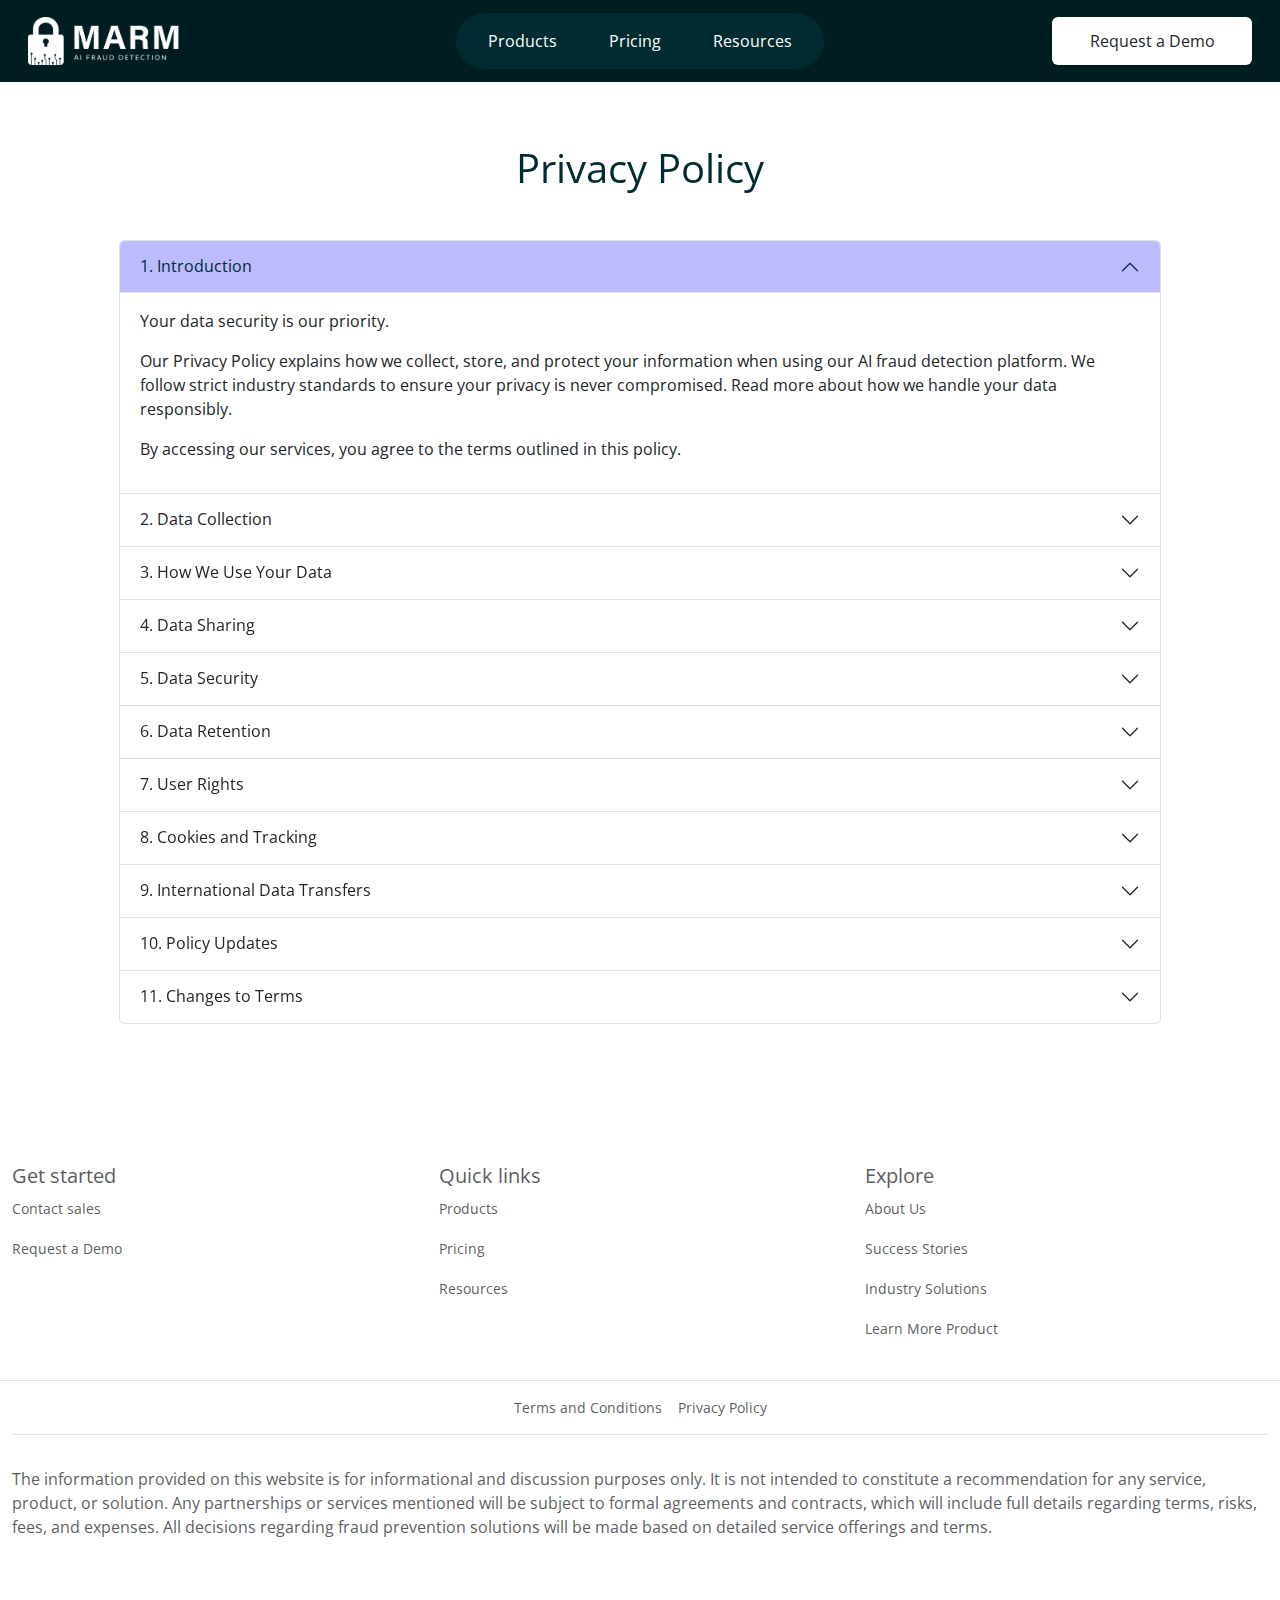
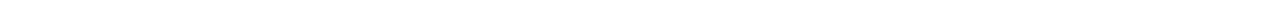
<file: policy.html>
<!DOCTYPE html>
<html lang="en">
  <head>
    <meta charset="UTF-8" />
        <meta name="viewport" content="width=device-width, initial-scale=1.0" />
    <link rel="icon" type="image/x-icon" href="./img/favicon.png">
    <title>Privacy Policy</title>
    <link
      href="https://cdn.jsdelivr.net/npm/bootstrap@5.3.0/dist/css/bootstrap.min.css"
      rel="stylesheet"
    />
    <link
      rel="stylesheet"
      href="https://cdnjs.cloudflare.com/ajax/libs/font-awesome/5.15.4/css/all.min.css"
    />
    <link href="https://unpkg.com/aos@2.3.1/dist/aos.css" rel="stylesheet" />
    <link rel="stylesheet" href="css/style.css" />
  </head>
  <body>
    <header class="fixed-top bg-dark-custom">
      <div class="container-xxl">
        <div
          class="header-content d-flex align-items-center justify-content-between position-relative px-3"
        >
          <div class="header-logo z-3">
            <a href="index.html"><img class="logo-image" src="img/logo_light.png" /></a>  
          </div>

          <button
            class="mobile-menu-btn d-lg-none z-3"
            type="button"
            aria-label="Toggle navigation"
          >
            <span class="hamburger-icon"></span>
          </button>

          <nav class="main-nav z-2">
            <div class="nav-wrapper">
              <ul class="web-menu list-unstyled mb-0">
                <li class="nav-item">
                  <a href="products.html" class="nav-link btn d-flex align-items-center">
                    <span>Products</span>
                  </a>
                </li>
                <li class="nav-item">
                  <a href="pricing.html" class="nav-link btn d-flex align-items-center">
                    <span>Pricing</span>
                  </a>
                </li>
                <li class="nav-item">
                  <a href="resources.html" class="nav-link btn d-flex align-items-center">
                    <span>Resources</span>
                  </a>
                </li>

                <li class="cta-button z-3 d-lg-none d-sm-flex">
                  <a href="contact.html" class="btn btn-white px-4">
                    Request a Demo
                  </a>
                </li>
              </ul>
            </div>
          </nav>

          <div class="cta-button z-3 d-none d-lg-flex">
            <a href="contact.html" class="btn btn-white px-4">Request a Demo</a>
          </div>
        </div>
      </div>
    </header>

    <section class="section">
      <div class="container-xxl py-4">
        <div class="row justify-content-center">
          <div class="col-12 col-lg-10">
            <div class="d-flex flex-column">
              <div
                class="text-center mx-auto"
                data-aos="fade-up"
                data-aos-duration="700"
                style="max-width: 696px"
              >
                <h2 class="mb-3">Privacy Policy</h2>
              </div>

              <div
                class="row justify-content-center g-4 mt-2"
                data-aos="fade-up"
                data-aos-duration="700"
              >
                <div class="accordion" id="faqAccordion">
                  <div class="accordion-item">
                    <h2 class="accordion-header" id="heading-1">
                      <button
                        class="accordion-button"
                        type="button"
                        data-bs-toggle="collapse"
                        data-bs-target="#collapse-1"
                        aria-expanded="true"
                        aria-controls="collapse-1"
                      >
                        1. Introduction
                      </button>
                    </h2>
                    <div
                      id="collapse-1"
                      class="accordion-collapse collapse show"
                      aria-labelledby="heading-1"
                      data-bs-parent="#faqAccordion"
                    >
                      <div class="accordion-body">
                        <p>Your data security is our priority.</p>
                        <p>
                          Our Privacy Policy explains how we collect, store, and
                          protect your information when using our AI fraud
                          detection platform. We follow strict industry
                          standards to ensure your privacy is never compromised.
                          Read more about how we handle your data responsibly.
                        </p>
                        <p>
                          By accessing our services, you agree to the terms
                          outlined in this policy.
                        </p>
                      </div>
                    </div>
                  </div>
                  <div class="accordion-item">
                    <h2 class="accordion-header" id="heading-2">
                      <button
                        class="accordion-button collapsed"
                        type="button"
                        data-bs-toggle="collapse"
                        data-bs-target="#collapse-2"
                        aria-expanded="false"
                        aria-controls="collapse-2"
                      >
                        2. Data Collection
                      </button>
                    </h2>
                    <div
                      id="collapse-2"
                      class="accordion-collapse collapse"
                      aria-labelledby="heading-2"
                      data-bs-parent="#faqAccordion"
                    >
                      <div class="accordion-body">
                        <p>
                          We collect necessary data to enhance fraud detection,
                          including:
                        </p>
                        <ul>
                          <li>
                            User account details (name, email, company
                            information)
                          </li>
                          <li>
                            Payment transactions and financial interactions
                          </li>
                          <li>Device and browser information</li>
                          <li>Behavioral patterns related to transactions</li>
                        </ul>
                      </div>
                    </div>
                  </div>
                  <div class="accordion-item">
                    <h2 class="accordion-header" id="heading-3">
                      <button
                        class="accordion-button collapsed"
                        type="button"
                        data-bs-toggle="collapse"
                        data-bs-target="#collapse-3"
                        aria-expanded="false"
                        aria-controls="collapse-3"
                      >
                        3. How We Use Your Data
                      </button>
                    </h2>
                    <div
                      id="collapse-3"
                      class="accordion-collapse collapse"
                      aria-labelledby="heading-3"
                      data-bs-parent="#faqAccordion"
                    >
                      <div class="accordion-body">
                        <p>Your data is used to:</p>
                        <ul>
                          <li>Detect and prevent fraudulent activities</li>
                          <li>
                            Improve fraud detection algorithms and machine
                            learning models
                          </li>
                          <li>
                            Provide customer support and resolve technical
                            issues
                          </li>
                          <li>
                            Communicate security updates, policy changes, and
                            promotional offers
                          </li>
                        </ul>
                      </div>
                    </div>
                  </div>
                  <div class="accordion-item">
                    <h2 class="accordion-header" id="heading-4">
                      <button
                        class="accordion-button collapsed"
                        type="button"
                        data-bs-toggle="collapse"
                        data-bs-target="#collapse-4"
                        aria-expanded="false"
                        aria-controls="collapse-4"
                      >
                        4. Data Sharing
                      </button>
                    </h2>
                    <div
                      id="collapse-4"
                      class="accordion-collapse collapse"
                      aria-labelledby="heading-4"
                      data-bs-parent="#faqAccordion"
                    >
                      <div class="accordion-body">
                        <p>
                          We do not sell user data. However, we may share
                          information with:
                        </p>
                        <ul>
                          <li>
                            Law enforcement agencies when legally required
                          </li>
                          <li>
                            Third-party payment processors for fraud
                            investigations
                          </li>
                          <li>
                            Business partners under strict confidentiality
                            agreements
                          </li>
                        </ul>
                      </div>
                    </div>
                  </div>
                  <div class="accordion-item">
                    <h2 class="accordion-header" id="heading-5">
                      <button
                        class="accordion-button collapsed"
                        type="button"
                        data-bs-toggle="collapse"
                        data-bs-target="#collapse-5"
                        aria-expanded="false"
                        aria-controls="collapse-5"
                      >
                        5. Data Security
                      </button>
                    </h2>
                    <div
                      id="collapse-5"
                      class="accordion-collapse collapse"
                      aria-labelledby="heading-5"
                      data-bs-parent="#faqAccordion"
                    >
                      <div class="accordion-body">
                        <p>We implement robust security measures, including:</p>
                        <ul>
                          <li>
                            End-to-end encryption to safeguard sensitive
                            information
                          </li>
                          <li>
                            Secure storage using industry-leading protection
                            standards
                          </li>
                          <li>
                            Regular security audits and vulnerability
                            assessments
                          </li>
                        </ul>
                      </div>
                    </div>
                  </div>
                  <div class="accordion-item">
                    <h2 class="accordion-header" id="heading-6">
                      <button
                        class="accordion-button collapsed"
                        type="button"
                        data-bs-toggle="collapse"
                        data-bs-target="#collapse-6"
                        aria-expanded="false"
                        aria-controls="collapse-6"
                      >
                        6. Data Retention
                      </button>
                    </h2>
                    <div
                      id="collapse-6"
                      class="accordion-collapse collapse"
                      aria-labelledby="heading-6"
                      data-bs-parent="#faqAccordion"
                    >
                      <div class="accordion-body">
                        <p>
                          We retain user data as long as necessary for fraud
                          detection and legal compliance. You may request data
                          deletion, subject to regulatory obligations.
                        </p>
                      </div>
                    </div>
                  </div>
                  <div class="accordion-item">
                    <h2 class="accordion-header" id="heading-7">
                      <button
                        class="accordion-button collapsed"
                        type="button"
                        data-bs-toggle="collapse"
                        data-bs-target="#collapse-7"
                        aria-expanded="false"
                        aria-controls="collapse-7"
                      >
                        7. User Rights
                      </button>
                    </h2>
                    <div
                      id="collapse-7"
                      class="accordion-collapse collapse"
                      aria-labelledby="heading-7"
                      data-bs-parent="#faqAccordion"
                    >
                      <div class="accordion-body">
                        <p>You have the right to:</p>
                        <ul>
                          <li>Access and review the personal data we store</li>
                          <li>
                            Request corrections or updates to your information
                          </li>
                          <li>
                            Request data deletion, except where legal
                            obligations require retention
                          </li>
                          <li>Opt out of marketing communications</li>
                        </ul>
                      </div>
                    </div>
                  </div>
                  <div class="accordion-item">
                    <h2 class="accordion-header" id="heading-8">
                      <button
                        class="accordion-button collapsed"
                        type="button"
                        data-bs-toggle="collapse"
                        data-bs-target="#collapse-8"
                        aria-expanded="false"
                        aria-controls="collapse-8"
                      >
                        8. Cookies and Tracking
                      </button>
                    </h2>
                    <div
                      id="collapse-8"
                      class="accordion-collapse collapse"
                      aria-labelledby="heading-8"
                      data-bs-parent="#faqAccordion"
                    >
                      <div class="accordion-body">
                        <p>
                          Our platform uses cookies and tracking technologies
                          to:
                        </p>
                        <ul>
                          <li>
                            Improve user experience and interface functionality
                          </li>
                          <li>Analyze website traffic and fraud patterns</li>
                          <li>Enhance security and risk detection measures</li>
                        </ul>
                        <p>
                          You may adjust cookie settings via your browser
                          preferences.
                        </p>
                      </div>
                    </div>
                  </div>
                  <div class="accordion-item">
                    <h2 class="accordion-header" id="heading-9">
                      <button
                        class="accordion-button collapsed"
                        type="button"
                        data-bs-toggle="collapse"
                        data-bs-target="#collapse-9"
                        aria-expanded="false"
                        aria-controls="collapse-9"
                      >
                        9. International Data Transfers
                      </button>
                    </h2>
                    <div
                      id="collapse-9"
                      class="accordion-collapse collapse"
                      aria-labelledby="heading-9"
                      data-bs-parent="#faqAccordion"
                    >
                      <div class="accordion-body">
                        <p>
                          If you access our services outside your country, your
                          data may be transferred to and stored on servers in
                          different jurisdictions, ensuring compliance with
                          international privacy laws.
                        </p>
                      </div>
                    </div>
                  </div>
                  <div class="accordion-item">
                    <h2 class="accordion-header" id="heading-10">
                      <button
                        class="accordion-button collapsed"
                        type="button"
                        data-bs-toggle="collapse"
                        data-bs-target="#collapse-10"
                        aria-expanded="false"
                        aria-controls="collapse-10"
                      >
                        10. Policy Updates
                      </button>
                    </h2>
                    <div
                      id="collapse-10"
                      class="accordion-collapse collapse"
                      aria-labelledby="heading-10"
                      data-bs-parent="#faqAccordion"
                    >
                      <div class="accordion-body">
                        <p>
                          We may update this Privacy Policy periodically to
                          reflect regulatory changes or improvements in our data
                          protection practices. Significant updates will be
                          communicated to users.
                        </p>
                        <p>
                          For any questions regarding our Privacy Policy, please
                          contact our support team.
                        </p>
                      </div>
                    </div>
                  </div>
                  <div class="accordion-item">
                    <h2 class="accordion-header" id="heading-11">
                      <button
                        class="accordion-button collapsed"
                        type="button"
                        data-bs-toggle="collapse"
                        data-bs-target="#collapse-11"
                        aria-expanded="false"
                        aria-controls="collapse-11"
                      >
                        11. Changes to Terms
                      </button>
                    </h2>
                    <div
                      id="collapse-11"
                      class="accordion-collapse collapse"
                      aria-labelledby="heading-11"
                      data-bs-parent="#faqAccordion"
                    >
                      <div class="accordion-body">
                        <p>
                          We may update these terms periodically. Continued use
                          of our services constitutes acceptance of revised
                          terms.
                        </p>
                      </div>
                    </div>
                  </div>
                </div>
              </div>
            </div>
          </div>
        </div>
      </div>
    </section>

    <footer class="text-white">
      <div class="container-xxl py-5">
        <section class="row border-bottom pt-2 pb-4">
          <div class="col-12 col-md-4 footer-dropdown">
            <h5 class="text-muted d-none d-md-block">Get started</h5>
            <div class="d-md-none">
              <button
                class="btn w-100 text-muted d-flex justify-content-between align-items-center"
              >
                <h5 class="text-muted">Get started</h5>
                <i class="fas fa-chevron-down"></i>
              </button>
            </div>
            <ul class="d-none d-md-flex flex-column gap-3">
              <li><a href="contact.html" class="text-muted">Contact sales</a></li>
              <li><a href="contact.html" class="text-muted">Request a Demo</a></li>
            </ul>
          </div>
          <div class="col-12 col-md-4 footer-dropdown">
            <h5 class="text-muted d-none d-md-block">Quick links</h5>
            <div class="d-md-none">
              <button
                class="btn w-100 text-muted d-flex justify-content-between align-items-center"
              >
                <h5 class="text-muted">Quick links</h5>
                <i class="fas fa-chevron-down"></i>
              </button>
            </div>
            <ul class="d-none d-md-flex flex-column gap-3">
              <li><a href="products.html" class="text-muted">Products</a></li>
              <li><a href="pricing.html" class="text-muted">Pricing</a></li>
              <li><a href="resources.html" class="text-muted">Resources</a></li>
            </ul>
          </div>
          <div class="col-12 col-md-4 footer-dropdown">
            <h5 class="text-muted d-none d-md-block">Explore</h5>
            <div class="d-md-none">
              <button
                class="btn w-100 text-muted d-flex justify-content-between align-items-center"
              >
                <h5 class="text-muted">Explore</h5>
                <i class="fas fa-chevron-down"></i>
              </button>
            </div>
            <ul class="d-none d-md-flex flex-column gap-3">
              <li><a href="team.html" class="text-muted">About Us</a></li>
              <li><a href="stories.html" class="text-muted">Success Stories</a></li>              
                            <li><a href="solutions.html" class="text-muted">Industry Solutions</a></li>
              <li><a href="learn.html" class="text-muted">Learn More Product</a></li>
            </ul>
          </div>
        </section>

        <section
          class="d-flex justify-content-center align-items-center border-bottom pt-3 pb-3 mb-3"
        >
          <div class="d-flex gap-3">
            <a href="terms.html" class="text-muted">Terms and Conditions</a>
            <a href="policy.html" class="text-muted">Privacy Policy</a>
          </div>
        </section>

        <div class="d-md-block text-muted">
          <div class="pt-3">
            
            <p>
              The information provided on this website is for informational and
              discussion purposes only. It is not intended to constitute a
              recommendation for any service, product, or solution. Any
              partnerships or services mentioned will be subject to formal
              agreements and contracts, which will include full details
              regarding terms, risks, fees, and expenses. All decisions
              regarding fraud prevention solutions will be made based on
              detailed service offerings and terms.
            </p>
          </div>
        </div>
      </div>
    </footer>

        <script src="https://ajax.googleapis.com/ajax/libs/jquery/3.1.0/jquery.min.js"></script>
    <script src="https://cdn.jsdelivr.net/npm/bootstrap@5.3.0/dist/js/bootstrap.bundle.min.js"></script>
    <script src="https://unpkg.com/aos@2.3.1/dist/aos.js"></script>
        <script src="js/script.js"></script>
    <script src="js/form.js"></script>
  </body>
</html>
</file>
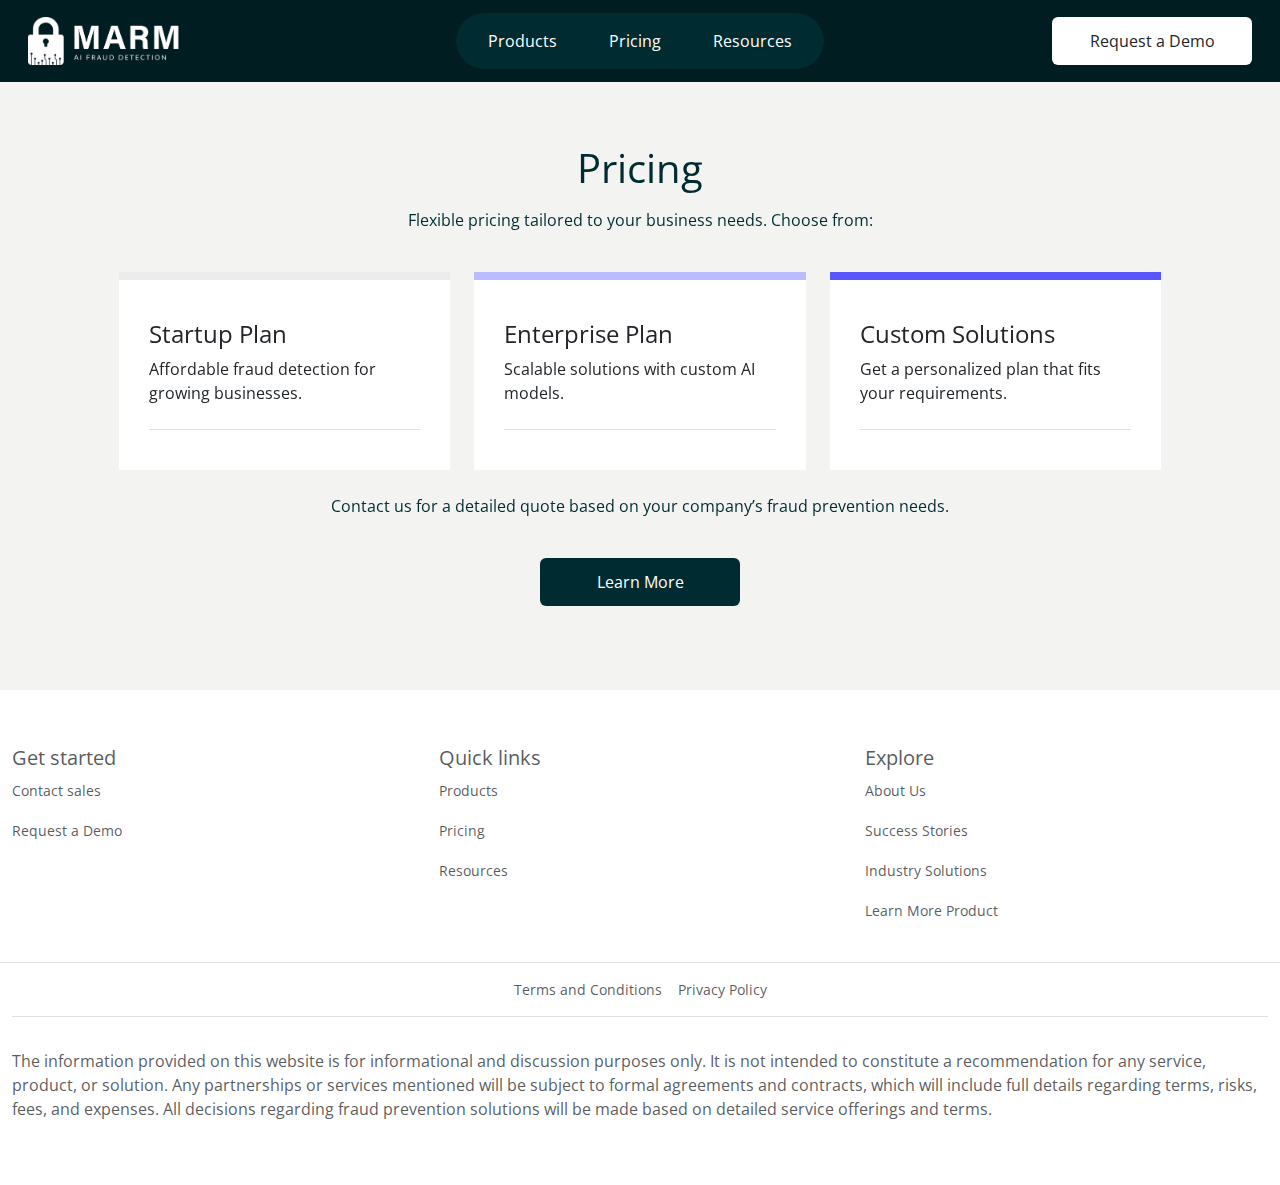
<file: pricing.html>
<!DOCTYPE html>
<html lang="en">
  <head>
    <meta charset="UTF-8" />
        <meta name="viewport" content="width=device-width, initial-scale=1.0" />
        <title>Pricing</title>
    <link rel="icon" type="image/x-icon" href="./img/favicon.png">
    <link
      href="https://cdn.jsdelivr.net/npm/bootstrap@5.3.0/dist/css/bootstrap.min.css"
      rel="stylesheet"
    />
    <link
      rel="stylesheet"
      href="https://cdnjs.cloudflare.com/ajax/libs/font-awesome/5.15.4/css/all.min.css"
    />
    <link href="https://unpkg.com/aos@2.3.1/dist/aos.css" rel="stylesheet" />
    <link rel="stylesheet" href="css/style.css" />
  </head>
  <body>
    <header class="fixed-top bg-dark-custom">
      <div class="container-xxl">
        <div
          class="header-content d-flex align-items-center justify-content-between position-relative px-3"
        >
          <div class="header-logo z-3">
            <a href="index.html"><img class="logo-image" src="img/logo_light.png" /></a>  
          </div>

          <button
            class="mobile-menu-btn d-lg-none z-3"
            type="button"
            aria-label="Toggle navigation"
          >
            <span class="hamburger-icon"></span>
          </button>

          <nav class="main-nav z-2">
            <div class="nav-wrapper">
              <ul class="web-menu list-unstyled mb-0">
                <li class="nav-item">
                  <a href="products.html" class="nav-link btn d-flex align-items-center">
                    <span>Products</span>
                  </a>
                </li>
                <li class="nav-item">
                  <a href="pricing.html" class="nav-link btn d-flex align-items-center">
                    <span>Pricing</span>
                  </a>
                </li>
                <li class="nav-item">
                  <a href="resources.html" class="nav-link btn d-flex align-items-center">
                    <span>Resources</span>
                  </a>
                </li>

                <li class="cta-button z-3 d-lg-none d-sm-flex">
                  <a href="contact.html" class="btn btn-white px-4">
                    Request a Demo
                  </a>
                </li>
              </ul>
            </div>
          </nav>

          <div class="cta-button z-3 d-none d-lg-flex">
            <a href="contact.html" class="btn btn-white px-4">Request a Demo</a>
          </div>
        </div>
      </div>
    </header>

    <section class="section bg-light">
      <div class="container-xxl py-4">
        <div class="row justify-content-center">
          <div class="col-12 col-lg-10">
            <div class="d-flex flex-column gap-4">
              <div
                class="text-center "
                data-aos="fade-up"
                data-aos-duration="700"
              >
                <h2 class="mb-3">Pricing</h2>
                <p>
                  Flexible pricing tailored to your business needs. Choose from:
                </p>
              </div>

              <div
                class="row row-cols-1 row-cols-md-3 g-4 "
                data-aos="fade-up"
                data-aos-duration="700"
              >
                <div class="col">
                  <div
                    class="card border-0 card-border"
                    style="border-color: var(--border-color) !important"
                  >
                    <div class="card-body">
                      <div class="border-bottom pb-4">
                        <h4>Startup Plan</h4>
                        <p class="mb-0">
                          Affordable fraud detection for growing businesses.
                        </p>
                      </div>
                    </div>
                  </div>
                </div>

                <div class="col">
                  <div
                    class="card border-0 card-border"
                    style="border-color: var(--main-header) !important"
                  >
                    <div class="card-body">
                      <div class="border-bottom pb-4">
                        <h4>Enterprise Plan</h4>
                        <p class="mb-0">
                          Scalable solutions with custom AI models.
                        </p>
                      </div>
                    </div>
                  </div>
                </div>

                <div class="col">
                  <div
                    class="card border-0 card-border"
                    style="border-color: var(--blue-link) !important"
                  >
                    <div class="card-body">
                      <div class="border-bottom pb-4">
                        <h4>Custom Solutions</h4>
                        <p class="mb-0">
                          Get a personalized plan that fits your requirements.
                        </p>
                      </div>
                    </div>
                  </div>
                </div>
              </div>

              <div
                class="text-center "
                data-aos="fade-up"
                data-aos-duration="700"
              >
                <p class="mb-3">
                  Contact us for a detailed quote based on your company’s fraud
                  prevention needs.
                </p>
              </div>
              <div
                class="d-flex flex-wrap gap-2 justify-content-center "
                data-aos="fade-up"
                data-aos-duration="700"
              >
                <a href="features.html" class="btn btn-dark px-4">Learn More</a>
              </div>
            </div>
          </div>
        </div>
      </div>
    </section>

    <footer class="text-white">
      <div class="container-xxl py-5">
        <section class="row border-bottom pt-2 pb-4">
          <div class="col-12 col-md-4 footer-dropdown">
            <h5 class="text-muted d-none d-md-block">Get started</h5>
            <div class="d-md-none">
              <button
                class="btn w-100 text-muted d-flex justify-content-between align-items-center"
              >
                <h5 class="text-muted">Get started</h5>
                <i class="fas fa-chevron-down"></i>
              </button>
            </div>
            <ul class="d-none d-md-flex flex-column gap-3">
              <li><a href="contact.html" class="text-muted">Contact sales</a></li>
              <li><a href="contact.html" class="text-muted">Request a Demo</a></li>
            </ul>
          </div>
          <div class="col-12 col-md-4 footer-dropdown">
            <h5 class="text-muted d-none d-md-block">Quick links</h5>
            <div class="d-md-none">
              <button
                class="btn w-100 text-muted d-flex justify-content-between align-items-center"
              >
                <h5 class="text-muted">Quick links</h5>
                <i class="fas fa-chevron-down"></i>
              </button>
            </div>
            <ul class="d-none d-md-flex flex-column gap-3">
              <li><a href="products.html" class="text-muted">Products</a></li>
              <li><a href="pricing.html" class="text-muted">Pricing</a></li>
              <li><a href="resources.html" class="text-muted">Resources</a></li>
            </ul>
          </div>
          <div class="col-12 col-md-4 footer-dropdown">
            <h5 class="text-muted d-none d-md-block">Explore</h5>
            <div class="d-md-none">
              <button
                class="btn w-100 text-muted d-flex justify-content-between align-items-center"
              >
                <h5 class="text-muted">Explore</h5>
                <i class="fas fa-chevron-down"></i>
              </button>
            </div>
            <ul class="d-none d-md-flex flex-column gap-3">
              <li><a href="team.html" class="text-muted">About Us</a></li>
              <li><a href="stories.html" class="text-muted">Success Stories</a></li>              
                            <li><a href="solutions.html" class="text-muted">Industry Solutions</a></li>
              <li><a href="learn.html" class="text-muted">Learn More Product</a></li>
            </ul>
          </div>
        </section>

        <section
          class="d-flex justify-content-center align-items-center border-bottom pt-3 pb-3 mb-3"
        >
          <div class="d-flex gap-3">
            <a href="terms.html" class="text-muted">Terms and Conditions</a>
            <a href="policy.html" class="text-muted">Privacy Policy</a>
          </div>
        </section>

        <div class="d-md-block text-muted">
          <div class="pt-3">
            
            <p>
              The information provided on this website is for informational and
              discussion purposes only. It is not intended to constitute a
              recommendation for any service, product, or solution. Any
              partnerships or services mentioned will be subject to formal
              agreements and contracts, which will include full details
              regarding terms, risks, fees, and expenses. All decisions
              regarding fraud prevention solutions will be made based on
              detailed service offerings and terms.
            </p>
          </div>
        </div>
      </div>
    </footer>

        <script src="https://ajax.googleapis.com/ajax/libs/jquery/3.1.0/jquery.min.js"></script>
    <script src="https://cdn.jsdelivr.net/npm/bootstrap@5.3.0/dist/js/bootstrap.bundle.min.js"></script>
    <script src="https://unpkg.com/aos@2.3.1/dist/aos.js"></script>
        <script src="js/script.js"></script>
    <script src="js/form.js"></script>
  </body>
</html>
</file>
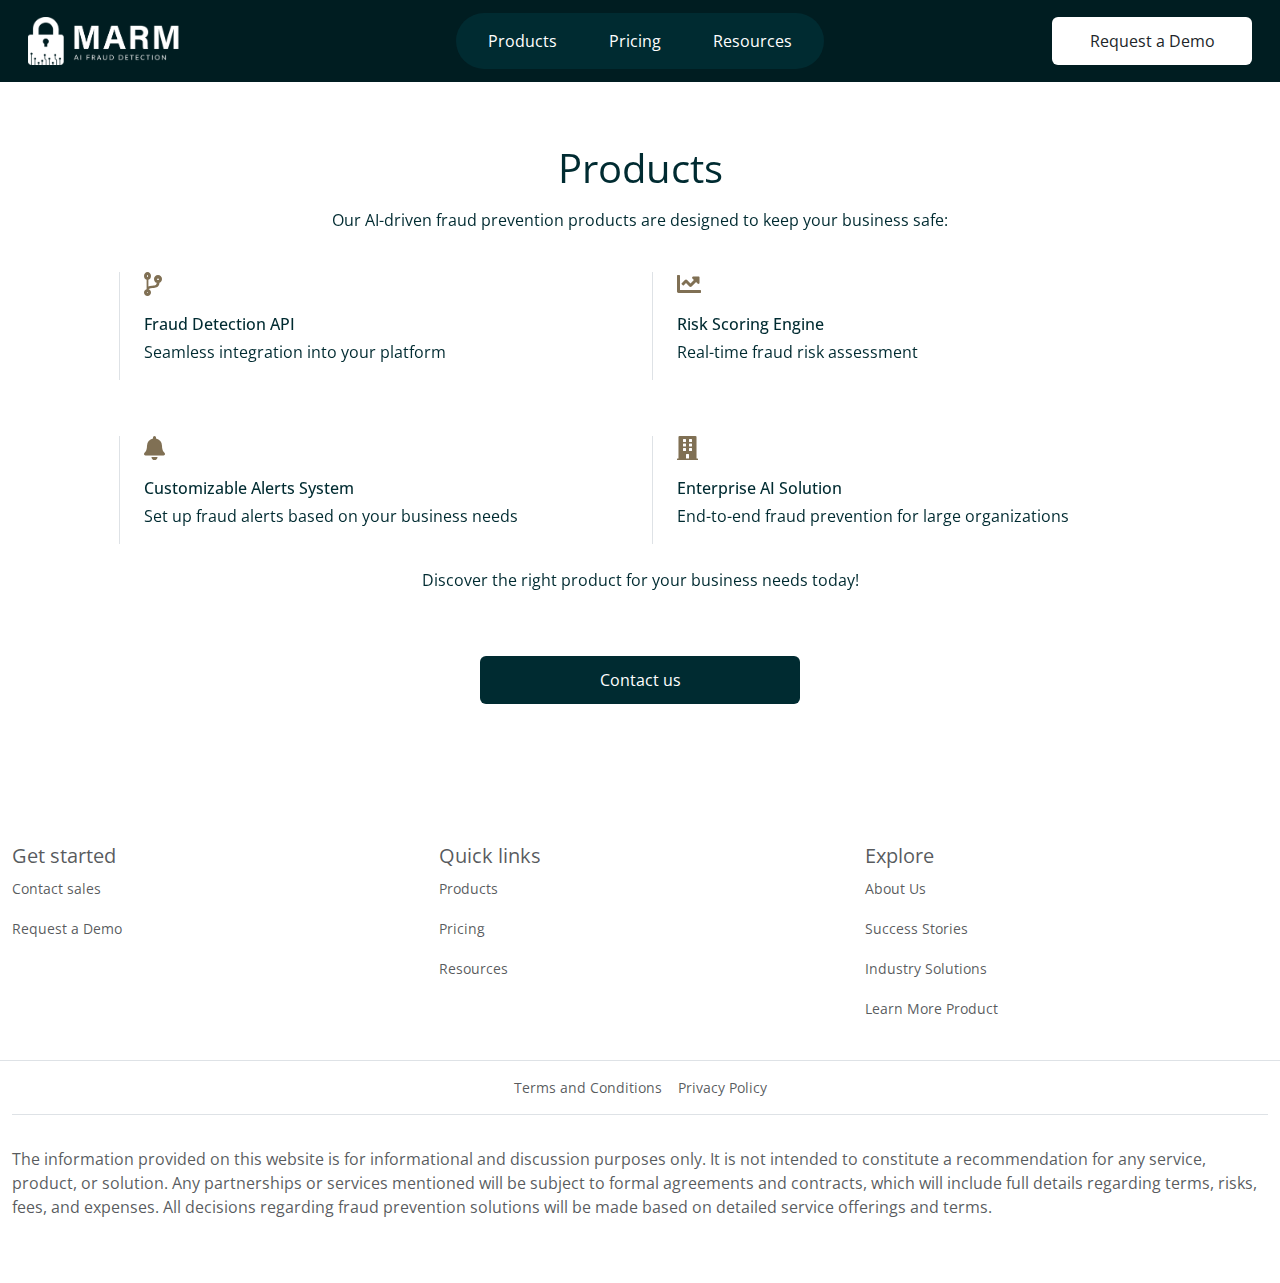
<file: products.html>
<!DOCTYPE html>
<html lang="en">
  <head>
    <meta charset="UTF-8" />
        <meta name="viewport" content="width=device-width, initial-scale=1.0" />
        <title>Products</title>
    <link rel="icon" type="image/x-icon" href="./img/favicon.png">
    <link
      href="https://cdn.jsdelivr.net/npm/bootstrap@5.3.0/dist/css/bootstrap.min.css"
      rel="stylesheet"
    />
    <link
      rel="stylesheet"
      href="https://cdnjs.cloudflare.com/ajax/libs/font-awesome/5.15.4/css/all.min.css"
    />
    <link href="https://unpkg.com/aos@2.3.1/dist/aos.css" rel="stylesheet" />
    <link rel="stylesheet" href="css/style.css" />
  </head>
  <body>
    <header class="fixed-top bg-dark-custom">
      <div class="container-xxl">
        <div
          class="header-content d-flex align-items-center justify-content-between position-relative px-3"
        >
          <div class="header-logo z-3">
            <a href="index.html"><img class="logo-image" src="img/logo_light.png" /></a>  
          </div>

          <button
            class="mobile-menu-btn d-lg-none z-3"
            type="button"
            aria-label="Toggle navigation"
          >
            <span class="hamburger-icon"></span>
          </button>

          <nav class="main-nav z-2">
            <div class="nav-wrapper">
              <ul class="web-menu list-unstyled mb-0">
                <li class="nav-item">
                  <a href="products.html" class="nav-link btn d-flex align-items-center">
                    <span>Products</span>
                  </a>
                </li>
                <li class="nav-item">
                  <a href="pricing.html" class="nav-link btn d-flex align-items-center">
                    <span>Pricing</span>
                  </a>
                </li>
                <li class="nav-item">
                  <a href="resources.html" class="nav-link btn d-flex align-items-center">
                    <span>Resources</span>
                  </a>
                </li>

                <li class="cta-button z-3 d-lg-none d-sm-flex">
                  <a href="contact.html" class="btn btn-white px-4">
                    Request a Demo
                  </a>
                </li>
              </ul>
            </div>
          </nav>

          <div class="cta-button z-3 d-none d-lg-flex">
            <a href="contact.html" class="btn btn-white px-4">Request a Demo</a>
          </div>
        </div>
      </div>
    </header>

    <section class="section">
      <div class="container-xxl py-4">
        <div class="row justify-content-center">
          <div class="col-12 col-lg-10">
            <div class="d-flex flex-column gap-4">
              <div
                class="text-center mx-auto"
                data-aos="fade-up"
                data-aos-duration="700"
                style="max-width: 696px"
              >
                <h2 class="mb-3">Products</h2>
                <p>
                  Our AI-driven fraud prevention products are designed to keep
                  your business safe:
                </p>
              </div>

              <div class="row g-4" data-aos="fade-up" data-aos-duration="700">
                <div class="col-12 col-sm-6 col-md-6">
                  <div class="d-flex flex-column gap-3 ps-4 border-start">
                    <i class="fas fa-code-branch icon-color"></i>
                    <div>
                      <p class="fw-medium mb-1">Fraud Detection API</p>
                      <p>Seamless integration into your platform</p>
                    </div>
                  </div>
                </div>

                <div class="col-12 col-sm-6 col-md-6">
                  <div class="d-flex flex-column gap-3 ps-4 border-start">
                    <i class="fas fa-chart-line icon-color"></i>
                    <div>
                      <p class="fw-medium mb-1">Risk Scoring Engine</p>
                      <p>Real-time fraud risk assessment</p>
                    </div>
                  </div>
                </div>
              </div>

              <div
                class="row justify-content-center g-4 mt-2"
                data-aos="fade-up"
                data-aos-duration="700"
              >
                <div class="col-12 col-sm-6 col-md-6">
                  <div class="d-flex flex-column gap-3 ps-4 border-start">
                    <i class="fas fa-bell icon-color"></i>
                    <div>
                      <p class="fw-medium mb-1">Customizable Alerts System</p>
                      <p>Set up fraud alerts based on your business needs</p>
                    </div>
                  </div>
                </div>
                <div class="col-12 col-sm-6 col-md-6">
                  <div class="d-flex flex-column gap-3 ps-4 border-start">
                    <i class="fas fa-building icon-color"></i>
                    <div>
                      <p class="fw-medium mb-1">Enterprise AI Solution</p>
                      <p>End-to-end fraud prevention for large organizations</p>
                    </div>
                  </div>
                </div>
              </div>
              <div
                class="text-center"
                data-aos="fade-up"
                data-aos-duration="700"
              >
                <p class="mb-3">
                  Discover the right product for your business needs today!
                </p>
              </div>
              <div
                class="d-flex flex-wrap gap-2 justify-content-center mt-4"
                data-aos="fade-up"
                data-aos-duration="700"
              >
                <a href="contact.html" class="btn btn-dark btn-large px-4">
                  Contact us
                </a>
              </div>
            </div>
          </div>
        </div>
      </div>
    </section>

    <footer class="text-white">
      <div class="container-xxl py-5">
        <section class="row border-bottom pt-2 pb-4">
          <div class="col-12 col-md-4 footer-dropdown">
            <h5 class="text-muted d-none d-md-block">Get started</h5>
            <div class="d-md-none">
              <button
                class="btn w-100 text-muted d-flex justify-content-between align-items-center"
              >
                <h5 class="text-muted">Get started</h5>
                <i class="fas fa-chevron-down"></i>
              </button>
            </div>
            <ul class="d-none d-md-flex flex-column gap-3">
              <li><a href="contact.html" class="text-muted">Contact sales</a></li>
              <li><a href="contact.html" class="text-muted">Request a Demo</a></li>
            </ul>
          </div>
          <div class="col-12 col-md-4 footer-dropdown">
            <h5 class="text-muted d-none d-md-block">Quick links</h5>
            <div class="d-md-none">
              <button
                class="btn w-100 text-muted d-flex justify-content-between align-items-center"
              >
                <h5 class="text-muted">Quick links</h5>
                <i class="fas fa-chevron-down"></i>
              </button>
            </div>
            <ul class="d-none d-md-flex flex-column gap-3">
              <li><a href="products.html" class="text-muted">Products</a></li>
              <li><a href="pricing.html" class="text-muted">Pricing</a></li>
              <li><a href="resources.html" class="text-muted">Resources</a></li>
            </ul>
          </div>
          <div class="col-12 col-md-4 footer-dropdown">
            <h5 class="text-muted d-none d-md-block">Explore</h5>
            <div class="d-md-none">
              <button
                class="btn w-100 text-muted d-flex justify-content-between align-items-center"
              >
                <h5 class="text-muted">Explore</h5>
                <i class="fas fa-chevron-down"></i>
              </button>
            </div>
            <ul class="d-none d-md-flex flex-column gap-3">
              <li><a href="team.html" class="text-muted">About Us</a></li>
              <li><a href="stories.html" class="text-muted">Success Stories</a></li>              
                            <li><a href="solutions.html" class="text-muted">Industry Solutions</a></li>
              <li><a href="learn.html" class="text-muted">Learn More Product</a></li>
            </ul>
          </div>
        </section>

        <section
          class="d-flex justify-content-center align-items-center border-bottom pt-3 pb-3 mb-3"
        >
          <div class="d-flex gap-3">
            <a href="terms.html" class="text-muted">Terms and Conditions</a>
            <a href="policy.html" class="text-muted">Privacy Policy</a>
          </div>
        </section>

        <div class="d-md-block text-muted">
          <div class="pt-3">
            
            <p>
              The information provided on this website is for informational and
              discussion purposes only. It is not intended to constitute a
              recommendation for any service, product, or solution. Any
              partnerships or services mentioned will be subject to formal
              agreements and contracts, which will include full details
              regarding terms, risks, fees, and expenses. All decisions
              regarding fraud prevention solutions will be made based on
              detailed service offerings and terms.
            </p>
          </div>
        </div>
      </div>
    </footer>

        <script src="https://ajax.googleapis.com/ajax/libs/jquery/3.1.0/jquery.min.js"></script>
    <script src="https://cdn.jsdelivr.net/npm/bootstrap@5.3.0/dist/js/bootstrap.bundle.min.js"></script>
    <script src="https://unpkg.com/aos@2.3.1/dist/aos.js"></script>
        <script src="js/script.js"></script>
    <script src="js/form.js"></script>
  </body>
</html>
</file>
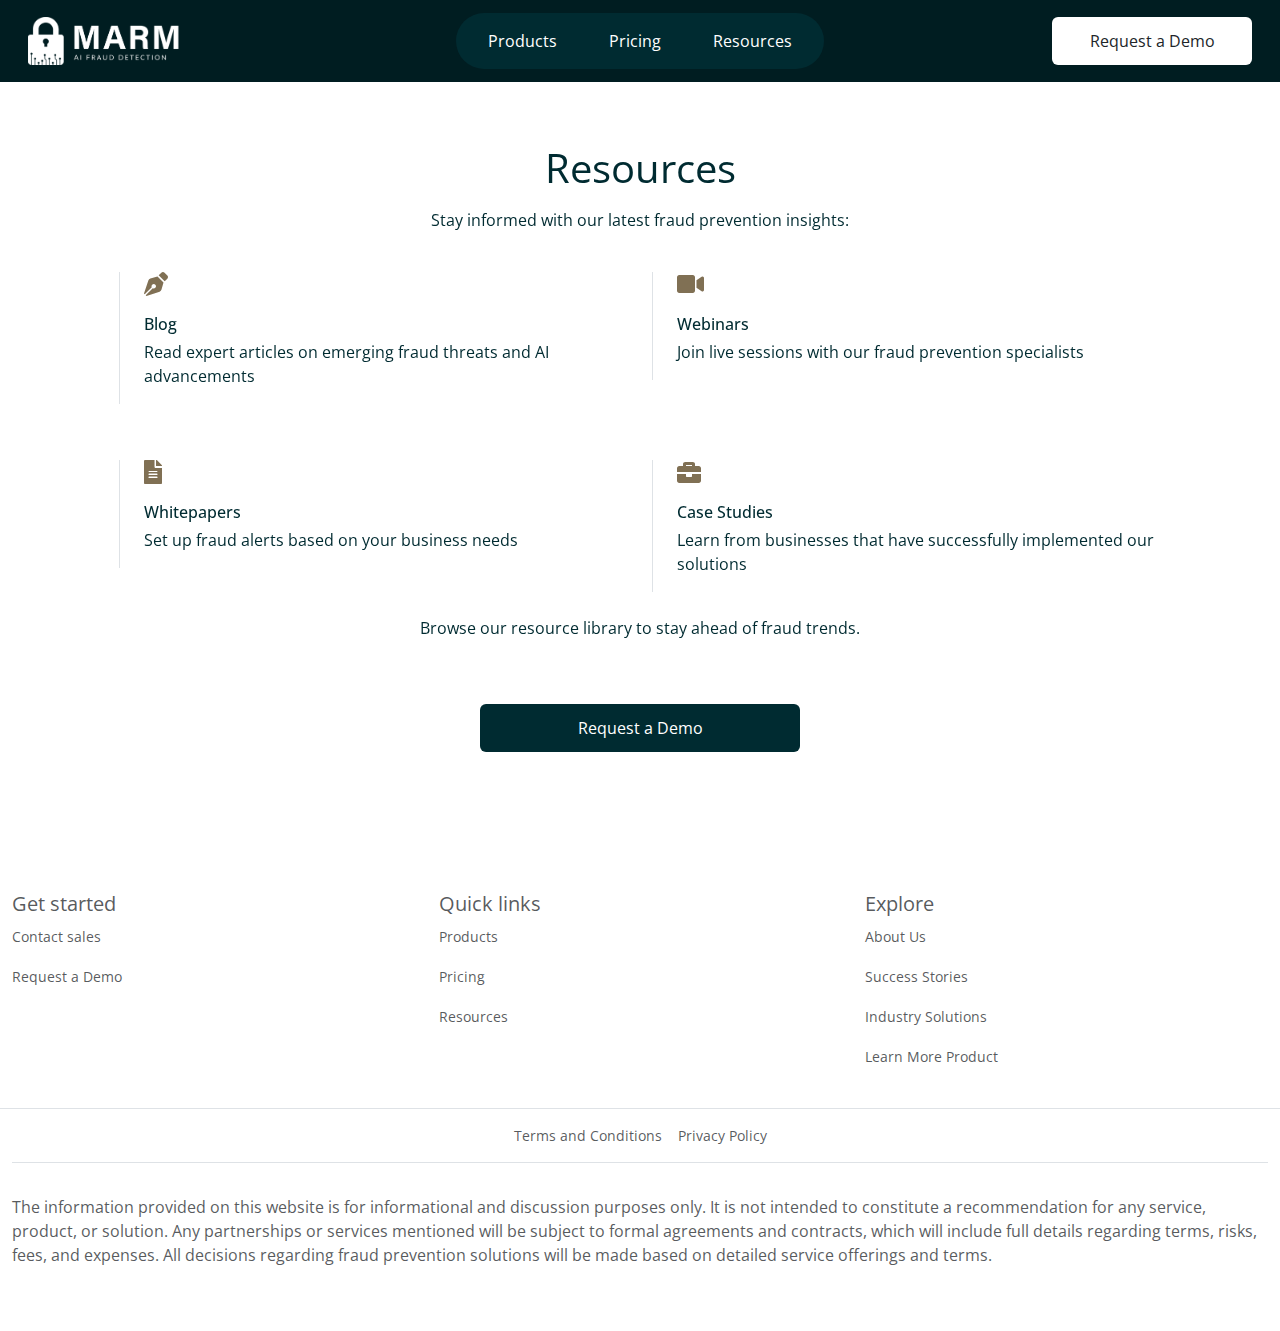
<file: resources.html>
<!DOCTYPE html>
<html lang="en">
  <head>
    <meta charset="UTF-8" />
        <meta name="viewport" content="width=device-width, initial-scale=1.0" />
        <title>Resources</title>
    <link rel="icon" type="image/x-icon" href="./img/favicon.png">
    <link
      href="https://cdn.jsdelivr.net/npm/bootstrap@5.3.0/dist/css/bootstrap.min.css"
      rel="stylesheet"
    />
    <link
      rel="stylesheet"
      href="https://cdnjs.cloudflare.com/ajax/libs/font-awesome/5.15.4/css/all.min.css"
    />
    <link href="https://unpkg.com/aos@2.3.1/dist/aos.css" rel="stylesheet" />
    <link rel="stylesheet" href="css/style.css" />
  </head>
  <body>
    <header class="fixed-top bg-dark-custom">
      <div class="container-xxl">
        <div
          class="header-content d-flex align-items-center justify-content-between position-relative px-3"
        >
          <div class="header-logo z-3">
            <a href="index.html"><img class="logo-image" src="img/logo_light.png" /></a>  
          </div>

          <button
            class="mobile-menu-btn d-lg-none z-3"
            type="button"
            aria-label="Toggle navigation"
          >
            <span class="hamburger-icon"></span>
          </button>

          <nav class="main-nav z-2">
            <div class="nav-wrapper">
              <ul class="web-menu list-unstyled mb-0">
                <li class="nav-item">
                  <a href="products.html" class="nav-link btn d-flex align-items-center">
                    <span>Products</span>
                  </a>
                </li>
                <li class="nav-item">
                  <a href="pricing.html" class="nav-link btn d-flex align-items-center">
                    <span>Pricing</span>
                  </a>
                </li>
                <li class="nav-item">
                  <a href="resources.html" class="nav-link btn d-flex align-items-center">
                    <span>Resources</span>
                  </a>
                </li>

                <li class="cta-button z-3 d-lg-none d-sm-flex">
                  <a href="contact.html" class="btn btn-white px-4">
                    Request a Demo
                  </a>
                </li>
              </ul>
            </div>
          </nav>

          <div class="cta-button z-3 d-none d-lg-flex">
            <a href="contact.html" class="btn btn-white px-4">Request a Demo</a>
          </div>
        </div>
      </div>
    </header>

    <section class="section">
      <div class="container-xxl py-4">
        <div class="row justify-content-center">
          <div class="col-12 col-lg-10">
            <div class="d-flex flex-column gap-4">
              <div
                class="text-center mx-auto"
                data-aos="fade-up"
                data-aos-duration="700"
                style="max-width: 696px"
              >
              <h2 class="mb-3">Resources</h2>
                <p>
                  Stay informed with our latest fraud prevention insights:
                </p>
              </div>

              <div class="row g-4" data-aos="fade-up" data-aos-duration="700">
                <div class="col-12 col-sm-6 col-md-6">
                  <div class="d-flex flex-column gap-3 ps-4 border-start">
                    <i class="fas fa-pen-nib icon-color"></i>
                    <div>
                      <p class="fw-medium mb-1">Blog</p>
                      <p>Read expert articles on emerging fraud threats and AI advancements</p>
                    </div>
                  </div>
                </div>

                <div class="col-12 col-sm-6 col-md-6">
                  <div class="d-flex flex-column gap-3 ps-4 border-start">
                    <i class="fas fa-video icon-color"></i>
                    <div>
                      <p class="fw-medium mb-1">Webinars</p>
                      <p>Join live sessions with our fraud prevention specialists</p>
                    </div>
                  </div>
                </div>
              </div>

              <div
                class="row justify-content-center g-4 mt-2"
                data-aos="fade-up"
                data-aos-duration="700"
              >
                <div class="col-12 col-sm-6 col-md-6">
                  <div class="d-flex flex-column gap-3 ps-4 border-start">
                    <i class="fas fa-file-alt icon-color"></i>
                    <div>
                      <p class="fw-medium mb-1">Whitepapers</p>
                      <p>Set up fraud alerts based on your business needs</p>
                    </div>
                  </div>
                </div>
                <div class="col-12 col-sm-6 col-md-6">
                  <div class="d-flex flex-column gap-3 ps-4 border-start">
                    <i class="fas fa-briefcase icon-color"></i>
                    <div>
                      <p class="fw-medium mb-1">Case Studies</p>
                      <p>Learn from businesses that have successfully implemented our solutions</p>
                    </div>
                  </div>
                </div>
              </div>
              <div
                class="text-center"
                data-aos="fade-up"
                data-aos-duration="700"
              >
                <p class="mb-3">
                  Browse our resource library to stay ahead of fraud trends.
                </p>
              </div>
              <div
                class="d-flex flex-wrap gap-2 justify-content-center mt-4"
                data-aos="fade-up"
                data-aos-duration="700"
              >
                <a href="contact.html" class="btn btn-dark btn-large px-4">
                  Request a Demo
                </a>
              </div>
            </div>
          </div>
        </div>
      </div>
    </section>

    <footer class="text-white">
      <div class="container-xxl py-5">
        <section class="row border-bottom pt-2 pb-4">
          <div class="col-12 col-md-4 footer-dropdown">
            <h5 class="text-muted d-none d-md-block">Get started</h5>
            <div class="d-md-none">
              <button
                class="btn w-100 text-muted d-flex justify-content-between align-items-center"
              >
                <h5 class="text-muted">Get started</h5>
                <i class="fas fa-chevron-down"></i>
              </button>
            </div>
            <ul class="d-none d-md-flex flex-column gap-3">
              <li><a href="contact.html" class="text-muted">Contact sales</a></li>
              <li><a href="contact.html" class="text-muted">Request a Demo</a></li>
            </ul>
          </div>
          <div class="col-12 col-md-4 footer-dropdown">
            <h5 class="text-muted d-none d-md-block">Quick links</h5>
            <div class="d-md-none">
              <button
                class="btn w-100 text-muted d-flex justify-content-between align-items-center"
              >
                <h5 class="text-muted">Quick links</h5>
                <i class="fas fa-chevron-down"></i>
              </button>
            </div>
            <ul class="d-none d-md-flex flex-column gap-3">
              <li><a href="products.html" class="text-muted">Products</a></li>
              <li><a href="pricing.html" class="text-muted">Pricing</a></li>
              <li><a href="resources.html" class="text-muted">Resources</a></li>
            </ul>
          </div>
          <div class="col-12 col-md-4 footer-dropdown">
            <h5 class="text-muted d-none d-md-block">Explore</h5>
            <div class="d-md-none">
              <button
                class="btn w-100 text-muted d-flex justify-content-between align-items-center"
              >
                <h5 class="text-muted">Explore</h5>
                <i class="fas fa-chevron-down"></i>
              </button>
            </div>
            <ul class="d-none d-md-flex flex-column gap-3">
              <li><a href="team.html" class="text-muted">About Us</a></li>
              <li><a href="stories.html" class="text-muted">Success Stories</a></li>              
                            <li><a href="solutions.html" class="text-muted">Industry Solutions</a></li>
              <li><a href="learn.html" class="text-muted">Learn More Product</a></li>
            </ul>
          </div>
        </section>

        <section
          class="d-flex justify-content-center align-items-center border-bottom pt-3 pb-3 mb-3"
        >
          <div class="d-flex gap-3">
            <a href="terms.html" class="text-muted">Terms and Conditions</a>
            <a href="policy.html" class="text-muted">Privacy Policy</a>
          </div>
        </section>

        <div class="d-md-block text-muted">
          <div class="pt-3">
            
            <p>
              The information provided on this website is for informational and
              discussion purposes only. It is not intended to constitute a
              recommendation for any service, product, or solution. Any
              partnerships or services mentioned will be subject to formal
              agreements and contracts, which will include full details
              regarding terms, risks, fees, and expenses. All decisions
              regarding fraud prevention solutions will be made based on
              detailed service offerings and terms.
            </p>
          </div>
        </div>
      </div>
    </footer>

        <script src="https://ajax.googleapis.com/ajax/libs/jquery/3.1.0/jquery.min.js"></script>
    <script src="https://cdn.jsdelivr.net/npm/bootstrap@5.3.0/dist/js/bootstrap.bundle.min.js"></script>
    <script src="https://unpkg.com/aos@2.3.1/dist/aos.js"></script>
        <script src="js/script.js"></script>
    <script src="js/form.js"></script>
  </body>
</html>
</file>
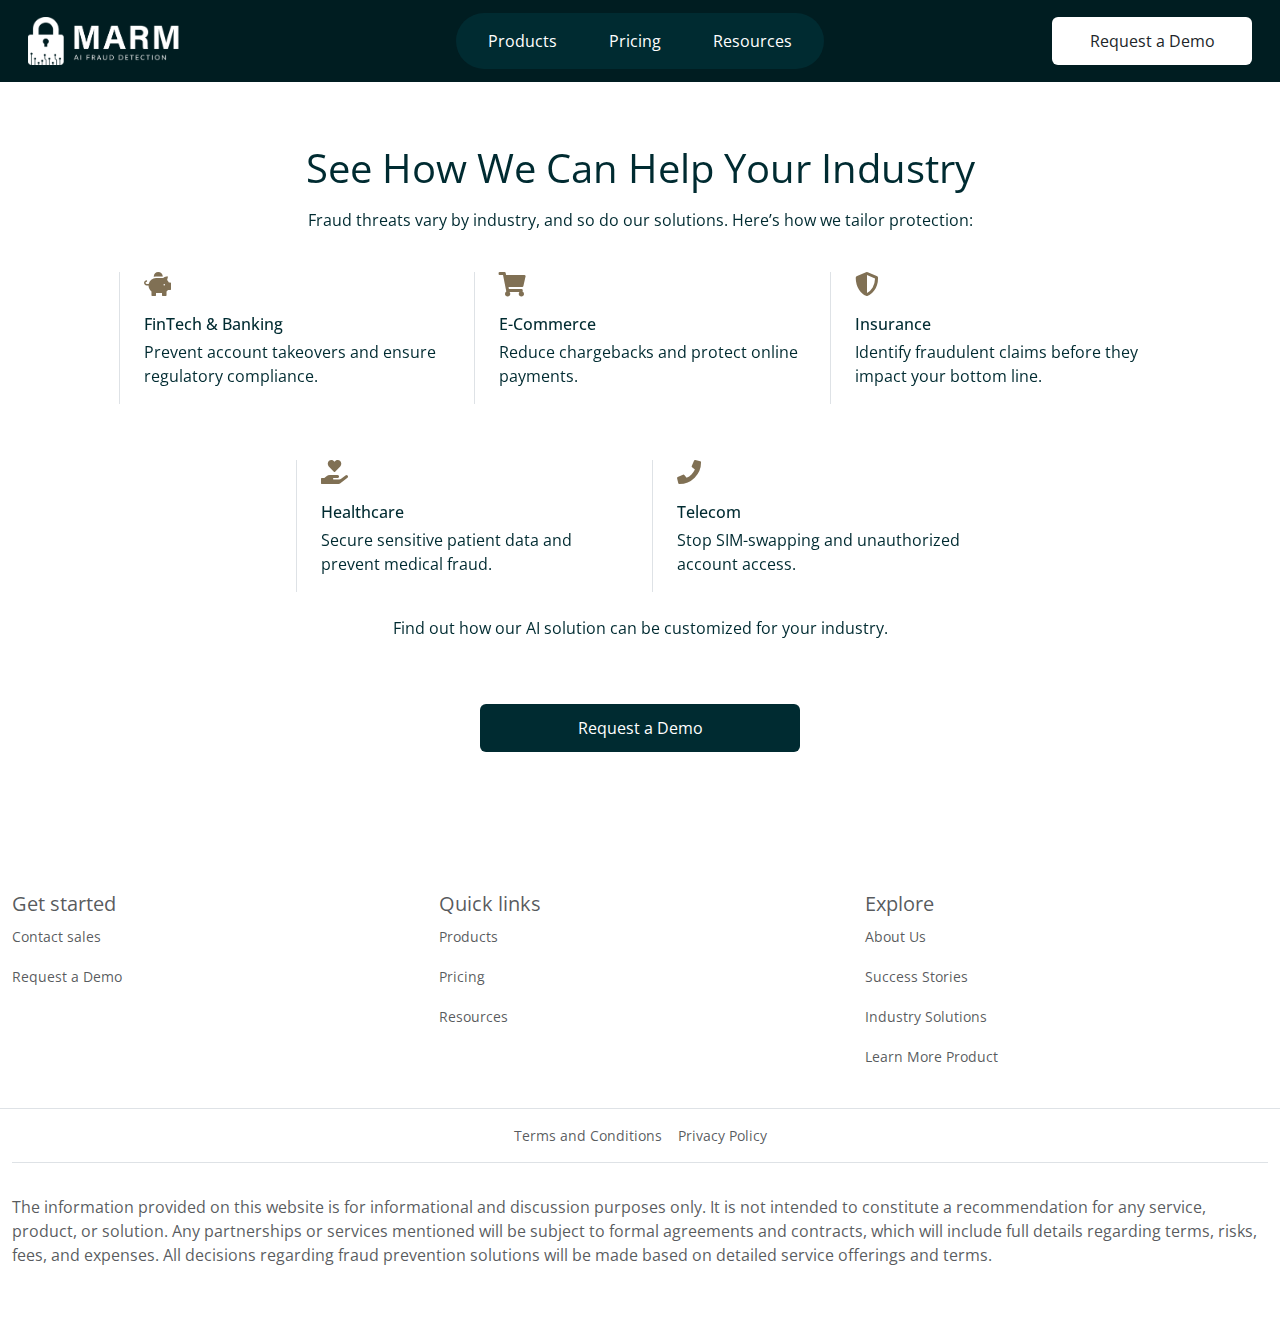
<file: solutions.html>
<!DOCTYPE html>
<html lang="en">
  <head>
    <meta charset="UTF-8" />
        <meta name="viewport" content="width=device-width, initial-scale=1.0" />
        <title>Industry Solutions</title>
    <link rel="icon" type="image/x-icon" href="./img/favicon.png">
    <link
      href="https://cdn.jsdelivr.net/npm/bootstrap@5.3.0/dist/css/bootstrap.min.css"
      rel="stylesheet"
    />
    <link
      rel="stylesheet"
      href="https://cdnjs.cloudflare.com/ajax/libs/font-awesome/5.15.4/css/all.min.css"
    />
    <link href="https://unpkg.com/aos@2.3.1/dist/aos.css" rel="stylesheet" />
    <link rel="stylesheet" href="css/style.css" />
  </head>
  <body>
    <header class="fixed-top bg-dark-custom">
      <div class="container-xxl">
        <div
          class="header-content d-flex align-items-center justify-content-between position-relative px-3"
        >
          <div class="header-logo z-3">
            <a href="index.html"><img class="logo-image" src="img/logo_light.png" /></a>  
          </div>

          <button
            class="mobile-menu-btn d-lg-none z-3"
            type="button"
            aria-label="Toggle navigation"
          >
            <span class="hamburger-icon"></span>
          </button>

          <nav class="main-nav z-2">
            <div class="nav-wrapper">
              <ul class="web-menu list-unstyled mb-0">
                <li class="nav-item">
                  <a href="products.html" class="nav-link btn d-flex align-items-center">
                    <span>Products</span>
                  </a>
                </li>
                <li class="nav-item">
                  <a href="pricing.html" class="nav-link btn d-flex align-items-center">
                    <span>Pricing</span>
                  </a>
                </li>
                <li class="nav-item">
                  <a href="resources.html" class="nav-link btn d-flex align-items-center">
                    <span>Resources</span>
                  </a>
                </li>

                <li class="cta-button z-3 d-lg-none d-sm-flex">
                  <a href="contact.html" class="btn btn-white px-4">
                    Request a Demo
                  </a>
                </li>
              </ul>
            </div>
          </nav>

          <div class="cta-button z-3 d-none d-lg-flex">
            <a href="contact.html" class="btn btn-white px-4">Request a Demo</a>
          </div>
        </div>
      </div>
    </header>

    <section class="section">
      <div class="container-xxl py-4">
        <div class="row justify-content-center">
          <div class="col-12 col-lg-10">
            <div class="d-flex flex-column gap-4">
              <div
                class="text-center mx-auto"
                data-aos="fade-up"
                data-aos-duration="700"
                style="max-width: 696px"
              >
                <h2 class="mb-3">See How We Can Help Your Industry</h2>
                <p>
                  Fraud threats vary by industry, and so do our solutions.
                  Here’s how we tailor protection:
                </p>
              </div>

              <div class="row justify-content-center g-4" data-aos="fade-up" data-aos-duration="700">
                <div class="col-12 col-sm-6 col-md-4">
                  <div class="d-flex flex-column gap-3 ps-4 border-start">
                    <i class="fas fa-piggy-bank icon-color"></i>
                    <div>
                      <p class="fw-medium mb-1">FinTech & Banking</p>
                      <p>
                        Prevent account takeovers and ensure regulatory
                        compliance.
                      </p>
                    </div>
                  </div>
                </div>

                <div class="col-12 col-sm-6 col-md-4">
                  <div class="d-flex flex-column gap-3 ps-4 border-start">
                    <i class="fas fa-shopping-cart icon-color"></i>
                    <div>
                      <p class="fw-medium mb-1">E-Commerce</p>
                      <p>Reduce chargebacks and protect online payments.</p>
                    </div>
                  </div>
                </div>

                <div class="col-12 col-sm-6 col-md-4">
                  <div class="d-flex flex-column gap-3 ps-4 border-start">
                    <i class="fas fa-shield-alt icon-color"></i>
                    <div>
                      <p class="fw-medium mb-1">Insurance</p>
                      <p>
                        Identify fraudulent claims before they impact your
                        bottom line.
                      </p>
                    </div>
                  </div>
                </div>
              </div>

              <div
                class="row justify-content-center g-4 mt-2"
                data-aos="fade-up"
                data-aos-duration="700"
              >
                <div class="col-12 col-sm-6 col-md-4">
                  <div class="d-flex flex-column gap-3 ps-4 border-start">
                    <i class="fas fa-hand-holding-heart icon-color"></i>
                    <div>
                      <p class="fw-medium mb-1">Healthcare</p>
                      <p>
                        Secure sensitive patient data and prevent medical fraud.
                      </p>
                    </div>
                  </div>
                </div>

                <div class="col-12 col-sm-6 col-md-4">
                  <div class="d-flex flex-column gap-3 ps-4 border-start">
                    <i class="fas fa-phone icon-color"></i>
                    <div>
                      <p class="fw-medium mb-1">Telecom</p>
                      <p>Stop SIM-swapping and unauthorized account access.</p>
                    </div>
                  </div>
                </div>
              </div>
              <div
                class="text-center"
                data-aos="fade-up"
                data-aos-duration="700"
              >
                <p class="mb-3">
                  Find out how our AI solution can be customized for your
                  industry.
                </p>
              </div>
              <div
                class="d-flex flex-wrap gap-2 justify-content-center mt-4"
                data-aos="fade-up"
                data-aos-duration="700"
              >
                <a href="contact.html" class="btn btn-dark btn-large px-4">
                  Request a Demo
                </a>
              </div>
            </div>
          </div>
        </div>
      </div>
    </section>

    <footer class="text-white">
      <div class="container-xxl py-5">
        <section class="row border-bottom pt-2 pb-4">
          <div class="col-12 col-md-4 footer-dropdown">
            <h5 class="text-muted d-none d-md-block">Get started</h5>
            <div class="d-md-none">
              <button
                class="btn w-100 text-muted d-flex justify-content-between align-items-center"
              >
                <h5 class="text-muted">Get started</h5>
                <i class="fas fa-chevron-down"></i>
              </button>
            </div>
            <ul class="d-none d-md-flex flex-column gap-3">
              <li><a href="contact.html" class="text-muted">Contact sales</a></li>
              <li><a href="contact.html" class="text-muted">Request a Demo</a></li>
            </ul>
          </div>
          <div class="col-12 col-md-4 footer-dropdown">
            <h5 class="text-muted d-none d-md-block">Quick links</h5>
            <div class="d-md-none">
              <button
                class="btn w-100 text-muted d-flex justify-content-between align-items-center"
              >
                <h5 class="text-muted">Quick links</h5>
                <i class="fas fa-chevron-down"></i>
              </button>
            </div>
            <ul class="d-none d-md-flex flex-column gap-3">
              <li><a href="products.html" class="text-muted">Products</a></li>
              <li><a href="pricing.html" class="text-muted">Pricing</a></li>
              <li><a href="resources.html" class="text-muted">Resources</a></li>
            </ul>
          </div>
          <div class="col-12 col-md-4 footer-dropdown">
            <h5 class="text-muted d-none d-md-block">Explore</h5>
            <div class="d-md-none">
              <button
                class="btn w-100 text-muted d-flex justify-content-between align-items-center"
              >
                <h5 class="text-muted">Explore</h5>
                <i class="fas fa-chevron-down"></i>
              </button>
            </div>
            <ul class="d-none d-md-flex flex-column gap-3">
              <li><a href="team.html" class="text-muted">About Us</a></li>
              <li><a href="stories.html" class="text-muted">Success Stories</a></li>              
                            <li><a href="solutions.html" class="text-muted">Industry Solutions</a></li>
              <li><a href="learn.html" class="text-muted">Learn More Product</a></li>
            </ul>
          </div>
        </section>

        <section
          class="d-flex justify-content-center align-items-center border-bottom pt-3 pb-3 mb-3"
        >
          <div class="d-flex gap-3">
            <a href="terms.html" class="text-muted">Terms and Conditions</a>
            <a href="policy.html" class="text-muted">Privacy Policy</a>
          </div>
        </section>

        <div class="d-md-block text-muted">
          <div class="pt-3">
            
            <p>
              The information provided on this website is for informational and
              discussion purposes only. It is not intended to constitute a
              recommendation for any service, product, or solution. Any
              partnerships or services mentioned will be subject to formal
              agreements and contracts, which will include full details
              regarding terms, risks, fees, and expenses. All decisions
              regarding fraud prevention solutions will be made based on
              detailed service offerings and terms.
            </p>
          </div>
        </div>
      </div>
    </footer>

        <script src="https://ajax.googleapis.com/ajax/libs/jquery/3.1.0/jquery.min.js"></script>
    <script src="https://cdn.jsdelivr.net/npm/bootstrap@5.3.0/dist/js/bootstrap.bundle.min.js"></script>
    <script src="https://unpkg.com/aos@2.3.1/dist/aos.js"></script>
        <script src="js/script.js"></script>
    <script src="js/form.js"></script>
  </body>
</html>
</file>
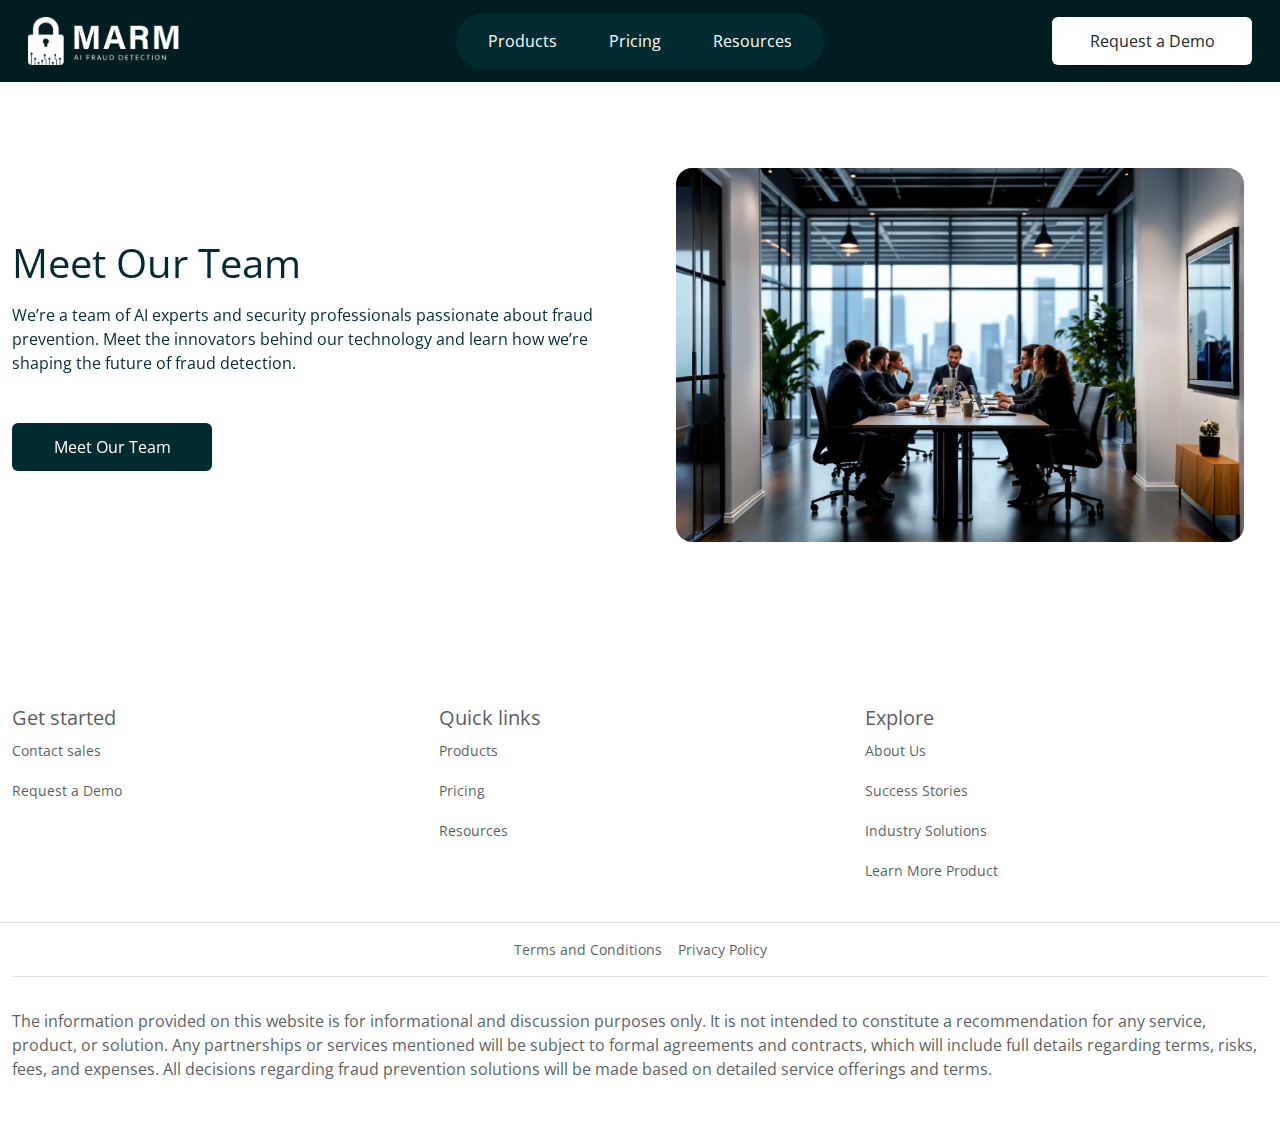
<file: team.html>
<!DOCTYPE html>
<html lang="en">
  <head>
    <meta charset="UTF-8" />
        <meta name="viewport" content="width=device-width, initial-scale=1.0" />
        <title>Meet Our Team</title>
    <link rel="icon" type="image/x-icon" href="./img/favicon.png">
    <link
      href="https://cdn.jsdelivr.net/npm/bootstrap@5.3.0/dist/css/bootstrap.min.css"
      rel="stylesheet"
    />
    <link
      rel="stylesheet"
      href="https://cdnjs.cloudflare.com/ajax/libs/font-awesome/5.15.4/css/all.min.css"
    />
    <link href="https://unpkg.com/aos@2.3.1/dist/aos.css" rel="stylesheet" />
    <link rel="stylesheet" href="css/style.css" />
  </head>
  <body>
    <header class="fixed-top bg-dark-custom">
      <div class="container-xxl">
        <div
          class="header-content d-flex align-items-center justify-content-between position-relative px-3"
        >
          <div class="header-logo z-3">
            <a href="index.html"><img class="logo-image" src="img/logo_light.png" /></a>  
          </div>

          <button
            class="mobile-menu-btn d-lg-none z-3"
            type="button"
            aria-label="Toggle navigation"
          >
            <span class="hamburger-icon"></span>
          </button>

          <nav class="main-nav z-2">
            <div class="nav-wrapper">
              <ul class="web-menu list-unstyled mb-0">
                <li class="nav-item">
                  <a href="products.html" class="nav-link btn d-flex align-items-center">
                    <span>Products</span>
                  </a>
                </li>
                <li class="nav-item">
                  <a href="pricing.html" class="nav-link btn d-flex align-items-center">
                    <span>Pricing</span>
                  </a>
                </li>
                <li class="nav-item">
                  <a href="resources.html" class="nav-link btn d-flex align-items-center">
                    <span>Resources</span>
                  </a>
                </li>

                <li class="cta-button z-3 d-lg-none d-sm-flex">
                  <a href="contact.html" class="btn btn-white px-4">
                    Request a Demo
                  </a>
                </li>
              </ul>
            </div>
          </nav>

          <div class="cta-button z-3 d-none d-lg-flex">
            <a href="contact.html" class="btn btn-white px-4">Request a Demo</a>
          </div>
        </div>
      </div>
    </header>

    <section class="section section-with-img" >
      <div class="container-xxl py-4">
        <div class="row align-items-center">
          <div class="col-md-6 for-text-center" data-aos="fade-up" data-aos-duration="700">
            <h2 class="mb-3">Meet Our Team</h2>
            <p class="mb-5">
              We’re a team of AI experts and security professionals passionate about fraud prevention. Meet the innovators behind our technology and learn how we’re shaping the future of fraud detection.
            </p>
            <a href="#" class="btn btn-dark">Meet Our Team</a>
          </div>
          <div class="col-md-6" data-aos="fade-up" data-aos-duration="700">
            <img
              src="img/team.png"
              class="img-fluid rounded-img p-4"
              alt="Our Team"
            />
          </div>
        </div>
      </div>
    </section>

    <footer class="text-white">
      <div class="container-xxl py-5">
        <section class="row border-bottom pt-2 pb-4">
          <div class="col-12 col-md-4 footer-dropdown">
            <h5 class="text-muted d-none d-md-block">Get started</h5>
            <div class="d-md-none">
              <button
                class="btn w-100 text-muted d-flex justify-content-between align-items-center"
              >
                <h5 class="text-muted">Get started</h5>
                <i class="fas fa-chevron-down"></i>
              </button>
            </div>
            <ul class="d-none d-md-flex flex-column gap-3">
              <li><a href="contact.html" class="text-muted">Contact sales</a></li>
              <li><a href="contact.html" class="text-muted">Request a Demo</a></li>
            </ul>
          </div>
          <div class="col-12 col-md-4 footer-dropdown">
            <h5 class="text-muted d-none d-md-block">Quick links</h5>
            <div class="d-md-none">
              <button
                class="btn w-100 text-muted d-flex justify-content-between align-items-center"
              >
                <h5 class="text-muted">Quick links</h5>
                <i class="fas fa-chevron-down"></i>
              </button>
            </div>
            <ul class="d-none d-md-flex flex-column gap-3">
              <li><a href="products.html" class="text-muted">Products</a></li>
              <li><a href="pricing.html" class="text-muted">Pricing</a></li>
              <li><a href="resources.html" class="text-muted">Resources</a></li>
            </ul>
          </div>
          <div class="col-12 col-md-4 footer-dropdown">
            <h5 class="text-muted d-none d-md-block">Explore</h5>
            <div class="d-md-none">
              <button
                class="btn w-100 text-muted d-flex justify-content-between align-items-center"
              >
                <h5 class="text-muted">Explore</h5>
                <i class="fas fa-chevron-down"></i>
              </button>
            </div>
            <ul class="d-none d-md-flex flex-column gap-3">
              <li><a href="team.html" class="text-muted">About Us</a></li>
              <li><a href="stories.html" class="text-muted">Success Stories</a></li>              
                            <li><a href="solutions.html" class="text-muted">Industry Solutions</a></li>
              <li><a href="learn.html" class="text-muted">Learn More Product</a></li>
            </ul>
          </div>
        </section>

        <section
          class="d-flex justify-content-center align-items-center border-bottom pt-3 pb-3 mb-3"
        >
          <div class="d-flex gap-3">
            <a href="terms.html" class="text-muted">Terms and Conditions</a>
            <a href="policy.html" class="text-muted">Privacy Policy</a>
          </div>
        </section>

        <div class="d-md-block text-muted">
          <div class="pt-3">
            
            <p>
              The information provided on this website is for informational and
              discussion purposes only. It is not intended to constitute a
              recommendation for any service, product, or solution. Any
              partnerships or services mentioned will be subject to formal
              agreements and contracts, which will include full details
              regarding terms, risks, fees, and expenses. All decisions
              regarding fraud prevention solutions will be made based on
              detailed service offerings and terms.
            </p>
          </div>
        </div>
      </div>
    </footer>

        <script src="https://ajax.googleapis.com/ajax/libs/jquery/3.1.0/jquery.min.js"></script>
    <script src="https://cdn.jsdelivr.net/npm/bootstrap@5.3.0/dist/js/bootstrap.bundle.min.js"></script>
    <script src="https://unpkg.com/aos@2.3.1/dist/aos.js"></script>
        <script src="js/script.js"></script>
    <script src="js/form.js"></script>
  </body>
</html>
</file>
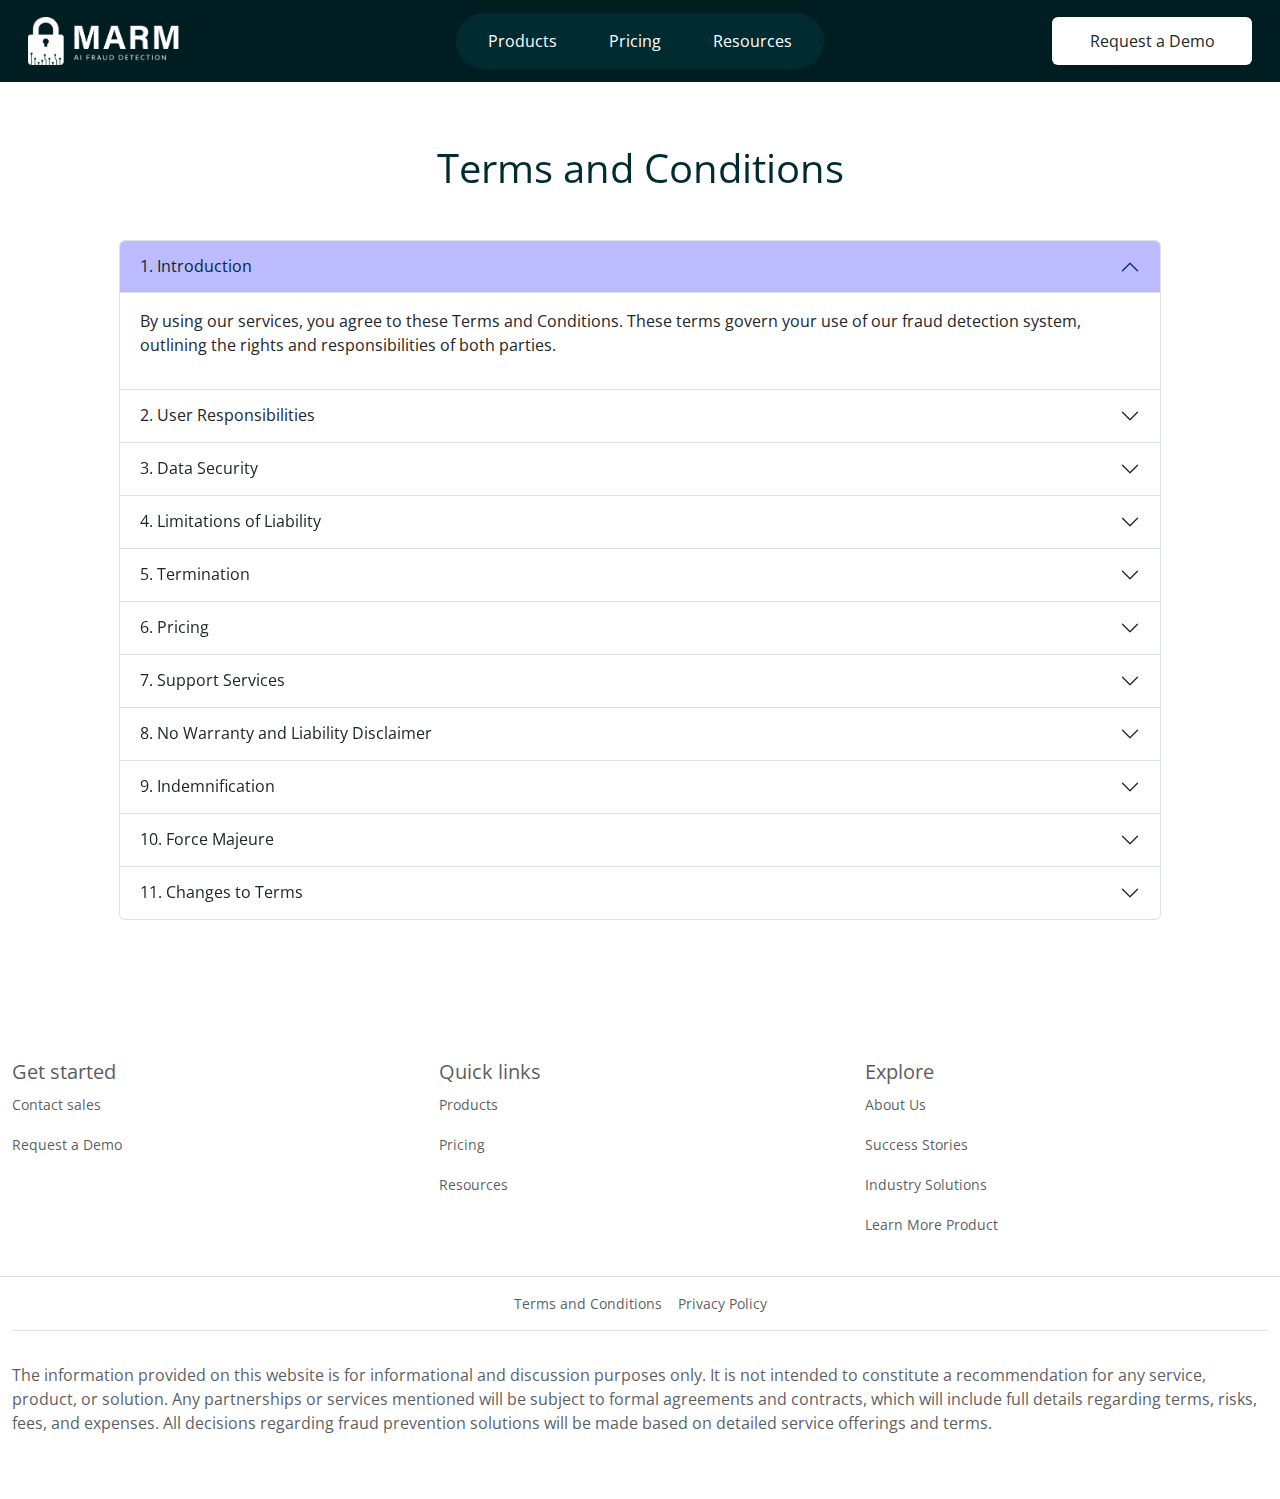
<file: terms.html>
<!DOCTYPE html>
<html lang="en">
  <head>
    <meta charset="UTF-8" />
        <meta name="viewport" content="width=device-width, initial-scale=1.0" />
    <link rel="icon" type="image/x-icon" href="./img/favicon.png">
    <title>Terms and Conditions</title>
    <link
      href="https://cdn.jsdelivr.net/npm/bootstrap@5.3.0/dist/css/bootstrap.min.css"
      rel="stylesheet"
    />
    <link
      rel="stylesheet"
      href="https://cdnjs.cloudflare.com/ajax/libs/font-awesome/5.15.4/css/all.min.css"
    />
    <link href="https://unpkg.com/aos@2.3.1/dist/aos.css" rel="stylesheet" />
    <link rel="stylesheet" href="css/style.css" />
  </head>
  <body>
    <header class="fixed-top bg-dark-custom">
      <div class="container-xxl">
        <div
          class="header-content d-flex align-items-center justify-content-between position-relative px-3"
        >
          <div class="header-logo z-3">
            <a href="index.html"><img class="logo-image" src="img/logo_light.png" /></a>  
          </div>

          <button
            class="mobile-menu-btn d-lg-none z-3"
            type="button"
            aria-label="Toggle navigation"
          >
            <span class="hamburger-icon"></span>
          </button>

          <nav class="main-nav z-2">
            <div class="nav-wrapper">
              <ul class="web-menu list-unstyled mb-0">
                <li class="nav-item">
                  <a href="products.html" class="nav-link btn d-flex align-items-center">
                    <span>Products</span>
                  </a>
                </li>
                <li class="nav-item">
                  <a href="pricing.html" class="nav-link btn d-flex align-items-center">
                    <span>Pricing</span>
                  </a>
                </li>
                <li class="nav-item">
                  <a href="resources.html" class="nav-link btn d-flex align-items-center">
                    <span>Resources</span>
                  </a>
                </li>

                <li class="cta-button z-3 d-lg-none d-sm-flex">
                  <a href="contact.html" class="btn btn-white px-4">
                    Request a Demo
                  </a>
                </li>
              </ul>
            </div>
          </nav>

          <div class="cta-button z-3 d-none d-lg-flex">
            <a href="contact.html" class="btn btn-white px-4">Request a Demo</a>
          </div>
        </div>
      </div>
    </header>

    <section class="section">
      <div class="container-xxl py-4">
        <div class="row justify-content-center">
          <div class="col-12 col-lg-10">
            <div class="d-flex flex-column">
              <div
                class="text-center mx-auto"
                data-aos="fade-up"
                data-aos-duration="700"
                style="max-width: 696px"
              >
                <h2 class="mb-3">Terms and Conditions</h2>
              </div>

              <div
                class="row justify-content-center g-4 mt-2"
                data-aos="fade-up"
                data-aos-duration="700"
              >
                <div class="accordion" id="faqAccordion">
                  <div class="accordion-item">
                    <h2 class="accordion-header" id="heading-1">
                      <button
                        class="accordion-button"
                        type="button"
                        data-bs-toggle="collapse"
                        data-bs-target="#collapse-1"
                        aria-expanded="true"
                        aria-controls="collapse-1"
                      >
                        1. Introduction
                      </button>
                    </h2>
                    <div
                      id="collapse-1"
                      class="accordion-collapse collapse show"
                      aria-labelledby="heading-1"
                      data-bs-parent="#faqAccordion"
                    >
                      <div class="accordion-body">
                        <p>By using our services, you agree to these Terms and
                        Conditions. These terms govern your use of our fraud
                        detection system, outlining the rights and
                        responsibilities of both parties.</p>
                      </div>
                    </div>
                  </div>
                  <div class="accordion-item">
                    <h2 class="accordion-header" id="heading-2">
                      <button
                        class="accordion-button collapsed"
                        type="button"
                        data-bs-toggle="collapse"
                        data-bs-target="#collapse-2"
                        aria-expanded="false"
                        aria-controls="collapse-2"
                      >
                        2. User Responsibilities
                      </button>
                    </h2>
                    <div
                      id="collapse-2"
                      class="accordion-collapse collapse"
                      aria-labelledby="heading-2"
                      data-bs-parent="#faqAccordion"
                    >
                      <div class="accordion-body">
                        <ul>
                          <li>
                            You agree to provide accurate information when using
                            our services.
                          </li>
                          <li>
                            Unauthorized use or modification of our software is
                            strictly prohibited.
                          </li>
                          <li>
                            You must comply with all applicable laws and
                            regulations while using our services.
                          </li>
                          <li>
                            You are not allowed to sell, resell, or distribute
                            our software or any associated patents.
                          </li>

                          <li>
                            You agree to provide accurate information when using
                            our services.
                          </li>
                          <li>
                            Unauthorized use or modification of our software is
                            strictly prohibited.
                          </li>
                          <li>
                            You must comply with all applicable laws and
                            regulations while using our services.
                          </li>
                        </ul>
                      </div>
                    </div>
                  </div>
                  <div class="accordion-item">
                    <h2 class="accordion-header" id="heading-3">
                      <button
                        class="accordion-button collapsed"
                        type="button"
                        data-bs-toggle="collapse"
                        data-bs-target="#collapse-3"
                        aria-expanded="false"
                        aria-controls="collapse-3"
                      >
                        3. Data Security
                      </button>
                    </h2>
                    <div
                      id="collapse-3"
                      class="accordion-collapse collapse"
                      aria-labelledby="heading-3"
                      data-bs-parent="#faqAccordion"
                    >
                      <div class="accordion-body">
                        <ul>
                          <li>
                            We implement industry-standard security measures to
                            protect user data.
                          </li>
                          <li>
                            We comply with PCI/DSS standards for secure payment
                            processing.
                          </li>
                          <li>
                            We are not responsible for data breaches resulting
                            from user negligence.
                          </li>
                          <li>
                            We implement industry-standard security measures to
                            protect user data.
                          </li>
                          <li>
                            We are not responsible for data breaches resulting
                            from user negligence.
                          </li>
                        </ul>
                      </div>
                    </div>
                  </div>
                  <div class="accordion-item">
                    <h2 class="accordion-header" id="heading-4">
                      <button
                        class="accordion-button collapsed"
                        type="button"
                        data-bs-toggle="collapse"
                        data-bs-target="#collapse-4"
                        aria-expanded="false"
                        aria-controls="collapse-4"
                      >
                        4. Limitations of Liability
                      </button>
                    </h2>
                    <div
                      id="collapse-4"
                      class="accordion-collapse collapse"
                      aria-labelledby="heading-4"
                      data-bs-parent="#faqAccordion"
                    >
                      <div class="accordion-body">
                        <ul>
                          <li>
                            We guarantee a 95% uptime for our services. However,
                            we do not guarantee uninterrupted access due to
                            maintenance or unforeseen issues.
                          </li>
                          <li>
                            Our fraud detection system provides risk assessments
                            but does not replace human judgment.
                          </li>
                          <li>
                            We are not liable for any indirect, incidental, or
                            consequential damages arising from the use of our
                            services.
                          </li>
                          <li>
                            We do not guarantee uninterrupted service and are
                            not liable for system downtimes.
                          </li>
                          <li>
                            Our fraud detection system provides risk assessments
                            but does not replace human judgment.
                          </li>
                        </ul>
                      </div>
                    </div>
                  </div>
                  <div class="accordion-item">
                    <h2 class="accordion-header" id="heading-5">
                      <button
                        class="accordion-button collapsed"
                        type="button"
                        data-bs-toggle="collapse"
                        data-bs-target="#collapse-5"
                        aria-expanded="false"
                        aria-controls="collapse-5"
                      >
                        5. Termination
                      </button>
                    </h2>
                    <div
                      id="collapse-5"
                      class="accordion-collapse collapse"
                      aria-labelledby="heading-5"
                      data-bs-parent="#faqAccordion"
                    >
                      <div class="accordion-body">
                        <ul>
                          <li>
                            Either <b>The Platform</b> or The <b>dClient</b> may
                            terminate the agreement with
                            <b>30 days' written notice</b>.
                          </li>
                          <li>
                            We reserve the right to terminate accounts for
                            violation of these terms. We reserve the right to
                            terminate accounts for violation of these terms.
                          </li>
                        </ul>
                      </div>
                    </div>
                  </div>
                  <div class="accordion-item">
                    <h2 class="accordion-header" id="heading-6">
                      <button
                        class="accordion-button collapsed"
                        type="button"
                        data-bs-toggle="collapse"
                        data-bs-target="#collapse-6"
                        aria-expanded="false"
                        aria-controls="collapse-6"
                      >
                        6. Pricing
                      </button>
                    </h2>
                    <div
                      id="collapse-6"
                      class="accordion-collapse collapse"
                      aria-labelledby="heading-6"
                      data-bs-parent="#faqAccordion"
                    >
                      <div class="accordion-body">
                        <ul>
                          <li>
                            Our pricing model is <b>pay-as-you-go</b>, based on
                            actual usage, rather than a subscription-based
                            service.
                          </li>
                          <li>
                            Fees are calculated according to transaction volume
                            and fraud detection services utilized.
                          </li>
                          <li>
                            Payments must be made in accordance with the
                            invoicing terms outlined in the service agreement.
                          </li>
                        </ul>
                      </div>
                    </div>
                  </div>
                  <div class="accordion-item">
                    <h2 class="accordion-header" id="heading-7">
                      <button
                        class="accordion-button collapsed"
                        type="button"
                        data-bs-toggle="collapse"
                        data-bs-target="#collapse-7"
                        aria-expanded="false"
                        aria-controls="collapse-7"
                      >
                        7. Support Services
                      </button>
                    </h2>
                    <div
                      id="collapse-7"
                      class="accordion-collapse collapse"
                      aria-labelledby="heading-7"
                      data-bs-parent="#faqAccordion"
                    >
                      <div class="accordion-body">
                        <ul>
                          <li>
                            We provide <b>24/7 support</b> via email for all
                            clients.
                          </li>
                          <li>
                            Support inquiries will receive a response within a
                            reasonable timeframe, typically
                            <b>within 24 hours</b> of receipt, unless a separate
                            <b>Service Level Agreement (SLA)</b> specifies a
                            different response time.
                          </li>
                        </ul>
                      </div>
                    </div>
                  </div>
                  <div class="accordion-item">
                    <h2 class="accordion-header" id="heading-8">
                      <button
                        class="accordion-button collapsed"
                        type="button"
                        data-bs-toggle="collapse"
                        data-bs-target="#collapse-8"
                        aria-expanded="false"
                        aria-controls="collapse-8"
                      >
                        8. No Warranty and Liability Disclaimer
                      </button>
                    </h2>
                    <div
                      id="collapse-8"
                      class="accordion-collapse collapse"
                      aria-labelledby="heading-8"
                      data-bs-parent="#faqAccordion"
                    >
                      <div class="accordion-body">
                        <ul>
                          <li>
                            Our services are provided "as is" and "as
                            available", without any warranties, express or
                            implied.
                          </li>
                          <li>
                            We do not guarantee that our services will be
                            error-free, uninterrupted, or that they will meet
                            specific business needs.
                          </li>
                          <li>
                            To the fullest extent permitted by law, we disclaim
                            all warranties, including but not limited to
                            merchantability, fitness for a particular purpose,
                            and non-infringement.
                          </li>
                          <li>
                            We are not responsible for any loss of profits,
                            data, or business interruptions resulting from the
                            use or inability to use our services.
                          </li>
                        </ul>
                      </div>
                    </div>
                  </div>
                  <div class="accordion-item">
                    <h2 class="accordion-header" id="heading-9">
                      <button
                        class="accordion-button collapsed"
                        type="button"
                        data-bs-toggle="collapse"
                        data-bs-target="#collapse-9"
                        aria-expanded="false"
                        aria-controls="collapse-9"
                      >
                        9. Indemnification
                      </button>
                    </h2>
                    <div
                      id="collapse-9"
                      class="accordion-collapse collapse"
                      aria-labelledby="heading-9"
                      data-bs-parent="#faqAccordion"
                    >
                      <div class="accordion-body">
                        <ul>
                          <li>
                            You agree to indemnify, defend, and hold harmless
                            The Platform, its affiliates, officers, directors,
                            employees, and agents from and against any claims,
                            liabilities, damages, losses, and expenses
                            (including legal fees) arising from:
                            <ul>
                              <li>
                                Your violation of these Terms and Conditions.
                              </li>
                              <li>Your misuse of our services.</li>
                              <li>
                                Any third-party claims resulting from your
                                actions or use of our platform.
                              </li>
                              <li>
                                Your breach of any applicable laws or
                                regulations.
                              </li>
                            </ul>
                          </li>
                        </ul>
                      </div>
                    </div>
                  </div>
                  <div class="accordion-item">
                    <h2 class="accordion-header" id="heading-10">
                      <button
                        class="accordion-button collapsed"
                        type="button"
                        data-bs-toggle="collapse"
                        data-bs-target="#collapse-10"
                        aria-expanded="false"
                        aria-controls="collapse-10"
                      >
                        10. Force Majeure
                      </button>
                    </h2>
                    <div
                      id="collapse-10"
                      class="accordion-collapse collapse"
                      aria-labelledby="heading-10"
                      data-bs-parent="#faqAccordion"
                    >
                      <div class="accordion-body">
                        <ul>
                          <li>
                            We shall not be held liable for any failure or delay
                            in performance due to circumstances beyond our
                            reasonable control, including but not limited to:
                            <ul>
                              <li>
                                Natural disasters (e.g., earthquakes, floods,
                                hurricanes, pandemics).
                              </li>
                              <li>
                                Acts of war, terrorism, riots, or civil unrest.
                              </li>
                              <li>
                                Governmental actions, sanctions, or regulations.
                              </li>
                              <li>
                                Technical failures beyond our control, such as
                                power outages or internet service disruptions.
                              </li>
                              <li>Labor strikes or shortages.</li>
                            </ul>
                          </li>
                          <li>
                            If a force majeure event continues for more than 30
                            days, either party may terminate the agreement with
                            written notice.
                          </li>
                        </ul>
                      </div>
                    </div>
                  </div>
                  <div class="accordion-item">
                    <h2 class="accordion-header" id="heading-11">
                      <button
                        class="accordion-button collapsed"
                        type="button"
                        data-bs-toggle="collapse"
                        data-bs-target="#collapse-11"
                        aria-expanded="false"
                        aria-controls="collapse-11"
                      >
                      11. Changes to Terms
                      </button>
                    </h2>
                    <div
                      id="collapse-11"
                      class="accordion-collapse collapse"
                      aria-labelledby="heading-11"
                      data-bs-parent="#faqAccordion"
                    >
                      <div class="accordion-body">
                        <p>We may update these terms periodically. Continued use of our services constitutes acceptance of revised terms.</p>
                      </div>
                    </div>
                  </div>
                </div>
              </div>
            </div>
          </div>
        </div>
      </div>
    </section>

    <footer class="text-white">
      <div class="container-xxl py-5">
        <section class="row border-bottom pt-2 pb-4">
          <div class="col-12 col-md-4 footer-dropdown">
            <h5 class="text-muted d-none d-md-block">Get started</h5>
            <div class="d-md-none">
              <button
                class="btn w-100 text-muted d-flex justify-content-between align-items-center"
              >
                <h5 class="text-muted">Get started</h5>
                <i class="fas fa-chevron-down"></i>
              </button>
            </div>
            <ul class="d-none d-md-flex flex-column gap-3">
              <li><a href="contact.html" class="text-muted">Contact sales</a></li>
              <li><a href="contact.html" class="text-muted">Request a Demo</a></li>
            </ul>
          </div>
          <div class="col-12 col-md-4 footer-dropdown">
            <h5 class="text-muted d-none d-md-block">Quick links</h5>
            <div class="d-md-none">
              <button
                class="btn w-100 text-muted d-flex justify-content-between align-items-center"
              >
                <h5 class="text-muted">Quick links</h5>
                <i class="fas fa-chevron-down"></i>
              </button>
            </div>
            <ul class="d-none d-md-flex flex-column gap-3">
              <li><a href="products.html" class="text-muted">Products</a></li>
              <li><a href="pricing.html" class="text-muted">Pricing</a></li>
              <li><a href="resources.html" class="text-muted">Resources</a></li>
            </ul>
          </div>
          <div class="col-12 col-md-4 footer-dropdown">
            <h5 class="text-muted d-none d-md-block">Explore</h5>
            <div class="d-md-none">
              <button
                class="btn w-100 text-muted d-flex justify-content-between align-items-center"
              >
                <h5 class="text-muted">Explore</h5>
                <i class="fas fa-chevron-down"></i>
              </button>
            </div>
            <ul class="d-none d-md-flex flex-column gap-3">
              <li><a href="team.html" class="text-muted">About Us</a></li>
              <li><a href="stories.html" class="text-muted">Success Stories</a></li>              
                            <li><a href="solutions.html" class="text-muted">Industry Solutions</a></li>
              <li><a href="learn.html" class="text-muted">Learn More Product</a></li>
            </ul>
          </div>
        </section>

        <section
          class="d-flex justify-content-center align-items-center border-bottom pt-3 pb-3 mb-3"
        >
          <div class="d-flex gap-3">
            <a href="terms.html" class="text-muted">Terms and Conditions</a>
            <a href="policy.html" class="text-muted">Privacy Policy</a>
          </div>
        </section>

        <div class="d-md-block text-muted">
          <div class="pt-3">
            
            <p>
              The information provided on this website is for informational and
              discussion purposes only. It is not intended to constitute a
              recommendation for any service, product, or solution. Any
              partnerships or services mentioned will be subject to formal
              agreements and contracts, which will include full details
              regarding terms, risks, fees, and expenses. All decisions
              regarding fraud prevention solutions will be made based on
              detailed service offerings and terms.
            </p>
          </div>
        </div>
      </div>
    </footer>

        <script src="https://ajax.googleapis.com/ajax/libs/jquery/3.1.0/jquery.min.js"></script>
    <script src="https://cdn.jsdelivr.net/npm/bootstrap@5.3.0/dist/js/bootstrap.bundle.min.js"></script>
    <script src="https://unpkg.com/aos@2.3.1/dist/aos.js"></script>
        <script src="js/script.js"></script>
    <script src="js/form.js"></script>
  </body>
</html>
</file>
<file: css/style.css>
@import url("https://fonts.googleapis.com/css2?family=Open+Sans:ital,wght@0,300..800;1,300..800&display=swap");

:root {
  --dark-bg: #001d21;
  --semi-dark-bg: #002b31;
  --light-bg: #f3f4f2;
  --white-color: #fff;
  --main-header: #bdbbff;
  --text-color-dark: #002b31;
  --header-height: 72px;
  --mobile-nav-width: 280px;
  --dropdown-width: 420px;
  --menu-transition: 0.3s ease-in-out;
  --accent-gold: #807054;
  --accent-gold-dark: #8a744a;
  --grey-light: #ebeceb;
  --grey-medium: #bebfbd;
  --grey-dim: dimgrey;
  --blue-link: #5955ff;
  --blue-light: #ceddec;
  --transparent-dark: rgba(0, 0, 0, 0.05);
  --border-color: #999f9933;
}

:active,
:hover,
:focus {
  outline: 0;
  outline-offset: 0;
}

body {
  font-family: "Open Sans", sans-serif;
  background-color: #ffffff;
  color: var(--text-color-dark);
}

body.no-scroll {
  overflow: hidden;
}

/*bg colors*/
.bg-dark-custom {
  background-color: var(--dark-bg);
}

.bg-light {
  background-color: var(--light-bg) !important;
}

.bg-color {
  background-color: var(--main-header);
}

/*headers and text*/
h1 {
  font-size: 64px !important;
  font-weight: normal;
}

.bright-text {
  color: var(--main-header) !important;
}

h2 {
  font-size: 40px;
  font-weight: normal;
}

h3 {
  font-size: 32px;
  font-weight: normal;
}

h4 {
  font-size: 24px;
  font-weight: normal;
}

h5 {
  font-size: 20px;
  font-weight: normal;
}

p,
ul,
li {
  font-size: 16px;
}

/*buttons*/
.btn {
  display: flex;
  align-items: center;
  justify-content: center;
  height: 48px !important;
  height: fit-content;
  font-size: 16px;
  width: 200px;
  border: none;
  cursor: pointer;
}

.btn-large {
  width: 320px;
}

.btn-white {
  background-color: var(--white-color);
}

.btn-white:hover,
.btn-white:active,
.btn-white:focus {
  background-color: var(--main-header) !important;
  color: var(--text-color-dark) !important;
}

.btn-dark {
  background-color: var(--semi-dark-bg);
  color: var(--white-color);
}

.btn-dark:hover,
.btn-dark:active,
.btn-dark:focus {
  background-color: var(--main-header) !important;
  color: var(--text-color-dark) !important;
}

.btn-light {
  background-color: var(--main-header);
  color: var(--text-color-dark);
}

.btn-light:hover,
.btn-light:active,
.btn-light:focus {
  background-color: var(--semi-dark-bg) !important;
  color: var(--white-color) !important;
}

/*header*/
header {
  padding: 5px 0;
}

header i {
  font-size: 16px;
}

.header-content {
  height: var(--header-height);
}

.logo-image {
  height: 48px;
}

.mobile-menu-btn {
  background: transparent;
  border: none;
  padding: 10px;
  cursor: pointer;
  display: none;
}

.hamburger-icon {
  display: block;
  width: 24px;
  height: 2px;
  background: var(--white-color);
  position: relative;
  transition: var(--menu-transition);
}

.hamburger-icon::before,
.hamburger-icon::after {
  content: "";
  position: absolute;
  width: 100%;
  height: 100%;
  background: var(--white-color);
  transition: var(--menu-transition);
  left: 0;
}

.hamburger-icon::before {
  transform: translateY(-8px);
}

.hamburger-icon::after {
  transform: translateY(8px);
}

.mobile-menu-open .hamburger-icon {
  background: transparent !important;
}

.mobile-menu-open .hamburger-icon::before {
  transform: translateY(0) rotate(45deg);
}

.mobile-menu-open .hamburger-icon::after {
  transform: translateY(0) rotate(-45deg);
}

.main-nav {
  position: absolute;
  left: 0;
  right: 0;
  display: flex;
  justify-content: center;
}

.nav-wrapper {
  display: flex;
  align-items: center;
}

.web-menu {
  display: flex;
  align-items: center;
  background: var(--semi-dark-bg);
  border-radius: 50px;
  padding: 4px 8px;
  gap: 4px;
}

.nav-item {
  position: relative;
  cursor: pointer;
  color: var(--white-color);
  padding: 0px 24px;
  border-radius: 25px;
  transition: var(--menu-transition);
}

.nav-link {
  width: 100%;
  justify-content: space-between;
}

.nav-item:hover,
.nav-item:active,
.nav-item:focus,
.custom-dropdown.active .nav-link {
  background: var(--white-color);
  color: var(--text-color-dark);
}

.custom-dropdown {
  position: relative;
}

.dropdown-menu {
  display: block;
  opacity: 0;
  visibility: hidden;
  position: absolute;
  top: 110%;
  background: var(--white-color);
  border-radius: 8px;
  box-shadow: 0 4px 12px rgba(0, 0, 0, 0.1);
  width: var(--dropdown-width);
  padding: 8px 0;
  margin-top: 8px;
  transform: translateY(-10px);
  transition: var(--menu-transition);
}

.dropdown-menu a:active {
  color: inherit !important;
}

.dropdown-menu#first-dropdown {
  left: -15px;
}
.dropdown-menu#second-dropdown {
  right: -15px;
}

.dropdown-item {
  display: block;
  padding: 8px 16px;
  color: var(--text-color-dark);
  text-decoration: none;
  transition: background-color 0.2s;
}

.dropdown-item:hover {
  background: rgba(0, 0, 0, 0.05);
}

/*sections*/
.rounded-img {
  border-radius: 40px;
}

.section {
  position: relative;
  padding: 80px 0;
}

.section.hero-section {
  border-bottom: 3px solid var(--dark-bg);
}

.section:first-of-type {
  padding-top: 120px !important;
  padding-bottom: 60px !important;
}

#background-video {
  position: absolute;
  right: 0;
  bottom: 0;
  min-width: 100%;
  min-height: 100%;
  filter: opacity(0.3);
}

.card {
  height: 100%;
  transition: transform 0.5s;
}

.card:hover {
  transform: scale(1.1);
}

.color-card {
  height: 100%;
  background: var(--semi-dark-bg);
  border-radius: 20px;
}

.card-border {
  border-top: 8px solid !important;
  border-radius: 0px;
}

.card-body {
  padding: 40px 30px;
}

.card.card-grey {
  position: relative;
}

.card.card-grey .card-body {
  padding: 0;
  background-color: var(--light-bg) !important;
}

.card.card-grey .card-body img {
  width: 100%;
  height: 210px;
  border-radius: 0;
}

/*Section with company icons*/
.trust-section {
  padding-top: 0;
}

.trust-section .col {
  display: flex;
  margin-top: 0;
}

.trust-section .company-icon {
  display: block;
  width: fit-content;
  margin: auto;
}

.trust-section .icon-line {
  width: 90%;
}

.trust-section .icon-block {
  height: 90px;
}

/*carousel*/
.carousel-container {
  height: 400px;
  width: 80%;
  margin: 0px auto;
  position: relative;
  overflow: hidden;
}

.carousel {
  display: flex;
  transition: transform 0.5s ease-in-out;
}

.carousel-slide {
  min-width: 100%;
  min-height: 320px;
  display: flex;
  flex-direction: row;
  align-items: center;
  justify-content: center;
  text-align: center;
  gap: 50px;
  padding: 0 50px;
}

.carousel-slide h5 {
  font-weight: 600;
}

.carousel-slide h5,
.carousel-slide p {
  text-align: left;
}

.carousel-slide#slide-1 {
  background-color: var(--main-header);
}

.carousel-slide#slide-2 {
  background-color: var(--blue-light);
}

.user-photo {
  width: 200px;
  height: 240px;
  border-radius: 80px;
  margin-bottom: 20px;
}

.review-text {
  display: flex;
  height: 80%;
  flex-direction: column;
  justify-content: space-between;
  border-right: 1px solid var(--text-color-dark);
  padding: 20px;
}

.pagination-container {
  position: absolute;
  bottom: 0px;
  left: 0;
  right: 0;
  display: flex;
  justify-content: space-between;
  align-items: center;
  width: 100%;
  padding: 0 20px;
}

.pagination {
  display: flex;
  gap: 10px;
  width: 85%;
  justify-content: center;
}

.dot {
  position: relative;
  overflow: hidden;
  width: 10px;
  height: 10px;
  background-color: var(--grey-light);
  border-radius: 10px;
  cursor: pointer;
  transition: all 0.3s ease;
}

.dot.active {
  background-color: var(--grey-light);
  width: 40px;
}

.dot.active::before {
  content: "";
  position: absolute;
  top: 0;
  left: 0;
  height: 100%;
  width: 0;
  background: var(--accent-gold-dark);
  border-radius: 10px;
  animation: fillProgress 20s linear forwards;
}

.arrow-controls {
  display: flex;
  width: 15%;
  gap: 10px;
}

.arrow-carousel {
  display: flex;
  font-size: 24px;
  color: var(--white-color);
  cursor: pointer;
  transition: color 0.3s;
  background: var(--grey-medium);
  width: 70px;
  height: 50px;
  border-radius: 50px;
  justify-content: center;
  align-items: center;
}

@keyframes fillProgress {
  0% {
    width: 0%;
  }
  100% {
    width: 100%;
  }
}

i {
  font-size: 24px;
}

i.icon-color {
  color: #807054;
}

.contact-section i {
  font-size: 20px;
  margin-right: 10px;
}

/*form*/
.form {
  background: var(--white-color);
  padding: 35px 40px;
  border-radius: 10px;
}

.form-group {
  position: relative;
  margin: 20px auto;
}

.form-group input,
.form-group textarea {
  font-size: 14px;
  padding: 25px 10px 20px 10px;
}

.form-group textarea {
  height: 200px;
}

label {
  position: absolute;
  left: 10px;
  top: 50%;
  transform: translateY(-50%);
  padding: 0 5px;
  color: var(--text-color-dark);
  transition: all 0.3s ease;
  pointer-events: none;
  z-index: 1;
}

label.label-textarea {
  top: 15%;
}

.form-group input:focus,
.form-group textarea:focus {
  box-shadow: none;
  border: 2px solid var(--text-color-dark);
}

.form-group input:focus + label,
.form-group textarea:focus + label,
.form-group.active label {
  top: 15px;
  left: 5px;
  font-size: 12px;
}

.form .btn {
  display: block;
  margin: 20px auto;
}

#successMessage {
  height: 440px;
  background: var(--semi-dark-bg);
  padding: 35px 40px;
  border-radius: 10px;
  text-align: center;
  flex-direction: column;
  justify-content: center;
  align-items: center;
}

/*terms and policy*/
.accordion-button:not(.collapsed) {
  color: var(--text-color-dark);
  background-color: var(--main-header);
}

.accordion-button:focus {
  border: none !important;
  box-shadow: none !important;
}

.contact-section i {
  font-size: 20px;
}

footer ul {
  padding-left: 0;
}

footer a {
  font-size: 14px;
  text-decoration: none;
}

footer a:hover {
  color: var(--blue-link) !important;
}

footer i {
  font-size: 20px;
}

@media (min-width: 992px) {
  .custom-dropdown:hover .dropdown-menu {
    opacity: 1;
    visibility: visible;
    transform: translateY(0);
  }

  .custom-dropdown:hover .arrow {
    transform: rotate(180deg);
  }
}

@media (max-width: 991px) {
  .mobile-menu-btn {
    display: block;
  }

  .main-nav {
    position: fixed;
    top: var(--header-height);
    left: -100%;
    width: 100%;
    height: calc(100vh - var(--header-height));
    background: var(--dark-bg);
    transition: var(--menu-transition);
    padding: 24px;
    overflow-y: auto;
  }

  .mobile-menu-open .main-nav {
    left: 0;
  }

  .nav-wrapper {
    width: 100%;
    align-items: flex-start;
  }

  .web-menu {
    flex-direction: column;
    width: 100%;
    background: none;
    padding: 0;
    gap: 16px;
  }

  .nav-item {
    width: 100%;
  }

  .nav-item:hover,
  .nav-item:focus,
  .nav-item:active {
    background: transparent;
    color: var(--white-color);
  }

  .nav-link {
    width: 100% !important;
    padding: 12px 16px;
  }

  .dropdown-menu {
    position: static;
    width: 100%;
    background: var(--semi-dark-bg);
    box-shadow: none;
    margin-top: 4px;
    padding: 0;
    height: 0;
    transform: none;
    overflow: hidden;
  }

  .custom-dropdown.active .dropdown-menu {
    height: auto;
    opacity: 1;
    visibility: visible;
    padding: 8px 0;
    background: transparent !important;
  }

  .dropdown-item {
    padding: 12px 16px;
    color: var(--white-color) !important;
  }

  .dropdown-item:hover {
    background: rgba(255, 255, 255, 0.1);
  }

  .custom-dropdown.active .arrow {
    transform: rotate(180deg);
  }

  .web-menu .cta-button,
  .web-menu .cta-button .btn {
    width: 100%;
  }

  .web-menu .cta-button .btn:hover,
  .web-menu .cta-button .btn:active,
  .web-menu .cta-button .btn:focus {
    background-color: var(--main-header);
    color: var(--text-color-dark);
  }

  .section-with-img .btn {
    margin: auto;
  }
}

@media (hover: none) {
  .nav-link:hover {
    background: none;
    color: var(--white-color);
  }

  .nav-link:active,
  .custom-dropdown.active .nav-link {
    background: var(--white-color);
    color: var(--text-color-dark);
  }

  @media (min-width: 992px) {
    .custom-dropdown:hover .dropdown-menu {
      opacity: 0;
      visibility: hidden;
    }

    .custom-dropdown.active .dropdown-menu {
      opacity: 1;
      visibility: visible;
      transform: translateY(0);
    }
  }
}

@media (max-width: 768px) {
  h1 {
    font-size: 60px !important;
  }

  h2 {
    font-size: 48px;
  }

  h3 {
    font-size: 36px;
  }

  h4 {
    font-size: 28px;
  }

  h5 {
    font-size: 20px;
  }

  p,
  ul,
  li {
    font-size: 14px;
  }

  .section {
    padding: 60px 0;
  }

  .for-text-center {
    text-align: center;
  }

  .trust-section .company-icon {
    margin-bottom: 40px;
  }

  .trust-section .icon-block {
    height: 90px;
  }

  .trust-section .icon-line {
    width: 200px;
  }

  .carousel-container {
    height: 490px;
    overflow-y: auto;
  }

  .carousel-slide {
    flex-direction: column;
    padding: 20px;
    gap: 20px;
  }

  .review-text {
    padding: 10px;
    border: none;
  }

  .user-photo {
    width: auto;
  }

  .pagination {
    width: 100%;
  }

  .arrow-controls {
    display: none;
  }

  /* Footer mobile dropdown styles */
  .footer-dropdown ul {
    display: none;
    padding-top: 1rem;
    padding-left: 1rem;
  }

  .footer-dropdown.active ul {
    display: flex !important;
  }

  .footer-dropdown .fa-chevron-down {
    transition: transform var(--menu-transition);
  }

  .footer-dropdown.active .fa-chevron-down {
    transform: rotate(180deg);
  }
}

@media (max-width: 480px) {
  h1 {
    font-size: 48px !important;
  }

  h2 {
    font-size: 32px;
  }

  h3 {
    font-size: 24px;
  }

  h4 {
    font-size: 20px;
  }

  h5 {
    font-size: 18px;
  }

  .section {
    padding: 40px 0;
  }

  .btn {
    height: 56px !important;
    width: 240px;
    margin: 0 auto;
  }

  .features-section img {
    height: 240px !important;
  }
}
</file>
